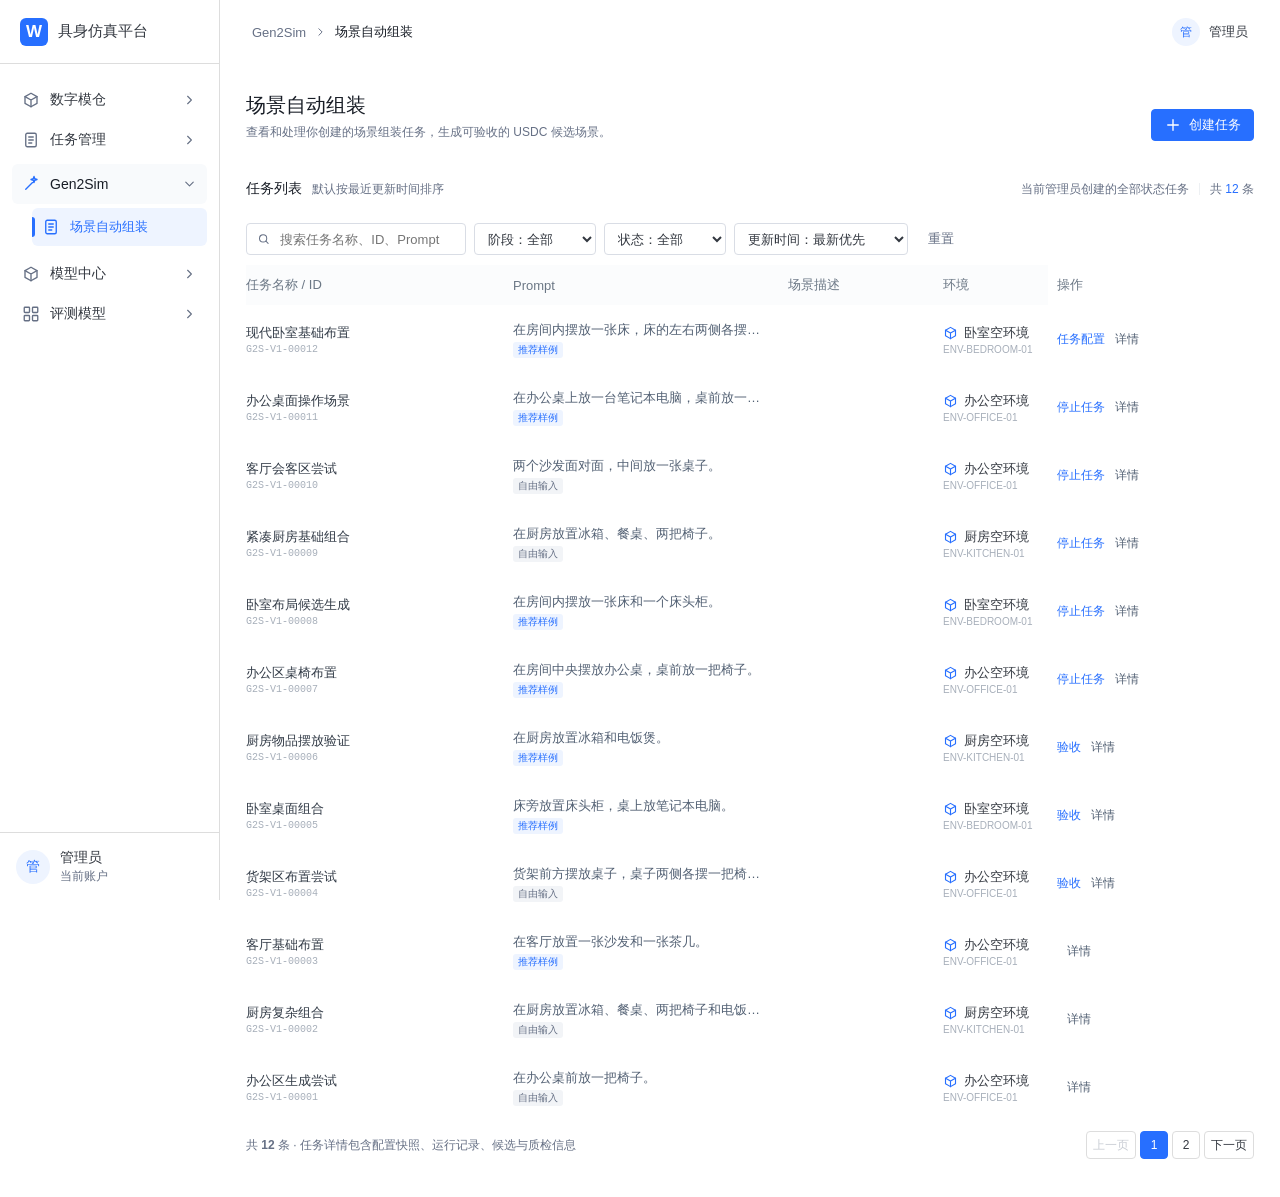
<file: gen2sim-scene-task-list-v1/index.html>
<!doctype html>
<html lang="zh-CN">
<head>
  <meta charset="utf-8"><meta name="viewport" content="width=device-width, initial-scale=1"><title>Gen2Sim · 场景自动组装</title>
  <link rel="stylesheet" href="../gen2sim-scene-task-prototype/styles.css"><link rel="stylesheet" href="../gen2sim-scene-task-prototype/refinements.css">
  <style>
    /* V1 内容差异：复用现有原型视觉，不复用旧版业务状态。 */
    .page-description{max-width:620px}.task-panel th:nth-child(1){width:15%}.task-panel th:nth-child(2){width:16%}.task-panel th:nth-child(3){width:9%}.task-panel th:nth-child(4){width:13%}.task-panel th:nth-child(5){width:12%}.task-panel th:nth-child(6){width:11%}.task-panel th:nth-child(7){width:10%}.task-panel th:nth-child(8){width:8%}.task-panel th:nth-child(9){width:6%}
    .input-summary{display:block;overflow:hidden;color:#536174;text-overflow:ellipsis;white-space:nowrap}.input-type{display:inline-block;margin-top:3px;padding:1px 5px;border-radius:3px;background:#eef4ff;color:#276fff;font-size:10px}.input-type.free{background:#f2f4f7;color:#667085}.stage{display:block;overflow:hidden;margin-top:3px;color:#8994a5;font-size:11px;text-overflow:ellipsis;white-space:nowrap}.qa{display:block;overflow:hidden;color:#536174;font-size:12px;text-overflow:ellipsis;white-space:nowrap}.parsing{color:#2167c9;background:#edf5ff}.pending{color:#a65f00;background:#fff7e8}.checking{color:#086d80;background:#e9f8fa}.review{color:#6554c0;background:#f2efff}.done{color:#16803a;background:#f2fbf3}.partial{color:#9a6700;background:#fff8e6}.failed{color:#c0442c;background:#fff1ed}.stopped,.draft{color:#667085;background:#f2f4f7}.status.queue{color:#7256ae;background:#f4f0ff}.task-panel tbody tr{cursor:pointer}.task-panel .action-link{white-space:nowrap}.empty{height:220px!important;text-align:center;color:var(--muted)}.empty button{margin-left:7px}.task-detail-dialog{width:min(1180px,calc(100vw - 48px));height:min(800px,calc(100vh - 48px))}.task-detail-summary{grid-template-columns:repeat(4,minmax(0,1fr)}.detail-snapshot-grid{display:grid;grid-template-columns:1fr 1fr;gap:12px}.detail-card{padding:13px;border:1px solid #e6ebf2;border-radius:7px}.detail-card span,.detail-card small{display:block;color:var(--muted);font-size:11px}.detail-card strong{display:block;margin:4px 0;color:#313a46;font-size:13px;font-weight:500}.detail-timeline{display:grid;gap:11px;padding-left:14px;border-left:2px solid #e8edf3}.detail-event{position:relative;color:#475467;font-size:12px}.detail-event:before{position:absolute;top:4px;left:-19px;width:8px;height:8px;border-radius:50%;background:var(--blue);content:""}.detail-event small{display:block;margin-top:2px;color:var(--muted)}.detail-candidate{display:flex;align-items:center;justify-content:space-between;margin-top:8px;padding:10px 12px;border:1px solid #e6ebf2;border-radius:6px}.detail-candidate b{display:block;color:#313a46;font-size:13px;font-weight:500}.detail-candidate small{color:var(--muted);font-size:11px}.dev-badge{margin-left:6px;padding:1px 5px;border-radius:3px;background:#f2f4f7;color:#98a2b3;font-size:10px}.dev-item{opacity:.72}.composer-section{padding-top:16px}.composer-recommend{display:flex;flex-wrap:wrap;gap:8px;margin:0 0 12px}.composer-recommend>span{width:100%;color:var(--muted);font-size:11px}.composer-chip{padding:8px 10px;border:1px solid #dfe5ed;border-radius:6px;background:#fff;color:#475467;font-size:12px}.composer-chip:hover,.composer-chip.active{border-color:#9bbdff;background:#f7faff;color:var(--blue)}.scene-composer{position:relative;border:1px solid #cfd9e8;border-radius:9px;background:#fff;transition:.15s}.scene-composer:focus-within{border-color:var(--blue);box-shadow:0 0 0 2px rgba(39,111,255,.1)}.scene-composer textarea{width:100%;min-height:150px;padding:14px;border:0;border-radius:9px;outline:0;resize:vertical;color:var(--ink);font-size:14px;line-height:1.65}.scene-composer textarea::placeholder{color:#98a2b3}.composer-tools{display:flex;align-items:center;gap:9px;min-height:44px;padding:6px 10px;border-top:1px solid #edf0f3}.composer-plus{width:28px;height:28px;border:0;background:transparent;color:#475467;font-size:27px;line-height:1}.composer-tool{display:inline-flex;align-items:center;gap:5px;height:28px;border:0;border-radius:5px;background:transparent;color:#536174;font-size:12px}.composer-tool:hover{background:#f5f7fb;color:var(--blue)}.env-context{height:28px;max-width:170px;border:0;border-radius:5px;background:#eef4ff;color:var(--blue);padding:0 8px;font-size:12px;outline:0}.attachment-menu{position:absolute;z-index:4;bottom:43px;left:10px;display:none;min-width:168px;padding:5px;border:1px solid #e0e5ec;border-radius:6px;background:#fff;box-shadow:0 8px 24px rgba(31,41,55,.14)}.attachment-menu.open{display:grid}.attachment-menu button{padding:8px;border:0;border-radius:4px;background:#fff;color:#475467;text-align:left;font-size:12px}.attachment-menu button:hover{background:#f7faff;color:var(--blue)}.attachment-list{display:flex;flex-wrap:wrap;gap:6px;margin-top:8px}.attachment-item{display:flex;align-items:center;gap:5px;max-width:230px;padding:5px 7px;border:1px solid #dce5f3;border-radius:4px;background:#fafcff;color:#536174;font-size:11px}.attachment-item button{border:0;background:transparent;color:#98a2b3;font-size:14px}.process-modes .mode-card{cursor:pointer}.process-modes .mode-card.active{border-color:var(--blue);background:#f7faff}.toast{z-index:80}.summary{display:flex}@media(max-width:1100px){.task-panel th:nth-child(2),.task-panel td:nth-child(2),.task-panel th:nth-child(6),.task-panel td:nth-child(6){display:none}.task-panel th:nth-child(1){width:22%}.task-panel th:nth-child(3){width:14%}.task-panel th:nth-child(4){width:22%}.task-panel th:nth-child(5){width:15%}.task-panel th:nth-child(7){width:14%}.task-panel th:nth-child(8){width:13%}}
</style>
<style>
/* Prompt composer: isolated rules ensure the V1 creation experience retains the existing light UI language. */
#createModal .composer-section{padding:16px 0 14px;border-bottom:1px solid #edf0f3}
#createModal .composer-section .section-label{margin-bottom:10px}
#createModal .composer-recommend{display:flex;align-items:center;gap:8px;flex-wrap:wrap;margin:0 0 10px}
#createModal .composer-recommend-label{font-size:12px;color:#667085;margin-right:2px}
#createModal .composer-chip{appearance:none;border:1px solid #dfe5ed;background:#fff;color:#475467;border-radius:999px;padding:6px 10px;font-size:12px;line-height:18px;cursor:pointer;transition:.15s ease}
#createModal .composer-chip:hover{border-color:var(--blue);color:var(--blue);background:var(--blue-soft)}
#createModal .composer-chip.is-verified{border-color:#dfe5ed;background:#fff;color:#475467}#createModal .composer-chip.is-verified.active{border-color:#b7e4c7;background:#f2fbf3;color:#146c36}
#createModal .composer-chip.is-verified::after{content:"✓";display:inline-grid;place-items:center;width:16px;height:16px;margin-left:5px;border-radius:50%;background:#16803a;color:#fff;font-size:11px;font-weight:700}
#createModal .composer-chip.is-verified[data-success-tier="80"]::before{content:"实现度 ≥80%";margin-right:5px;color:#16803a;font-size:10px;font-weight:600}
#createModal .prompt-validation{display:flex;align-items:flex-start;gap:8px;margin-top:10px;padding:9px 11px;border:1px solid #e1e7ef;border-radius:7px;background:#f8fafc;color:#536174;font-size:12px;line-height:1.55}
#createModal .prompt-validation:empty{display:none}
#createModal .prompt-validation.ok{border-color:#b7e4c7;background:#f2fbf3;color:#146c36}
#createModal .prompt-validation.warn{border-color:#f1d8a7;background:#fffaf0;color:#8a5a00}
#createModal .prompt-validation.block{border-color:#f5c7c2;background:#fff4f2;color:#b42318}
#createModal .prompt-validation-icon{flex:0 0 auto;font-weight:700}
#createModal .prompt-validation button{margin-left:auto;flex:0 0 auto;border:0;border-radius:5px;background:#fff;color:inherit;padding:4px 7px;font-size:12px;cursor:pointer;box-shadow:0 0 0 1px currentColor}
#createModal #modalParse:disabled{border-color:#d0d5dd;background:#eaecf0;color:#98a2b3;cursor:not-allowed}
#createModal .scene-composer{border:1px solid #cfd9e8;border-radius:10px;background:#fff;overflow:hidden;transition:.15s ease}
#createModal .scene-composer:focus-within{border-color:var(--blue);box-shadow:0 0 0 3px rgba(39,111,255,.1)}
#createModal #modalPrompt{display:block !important;width:100% !important;min-height:140px !important;height:140px !important;resize:vertical;border:0 !important;outline:0 !important;padding:14px !important;background:transparent !important;color:var(--ink);font:14px/1.7 -apple-system,BlinkMacSystemFont,"Segoe UI","PingFang SC","Microsoft YaHei",sans-serif;box-sizing:border-box}
#createModal #modalPrompt::placeholder{color:#98a2b3;opacity:1}
#createModal .composer-tools{display:flex;align-items:center;gap:6px;padding:9px 12px;border-top:1px solid #edf0f3;background:#fbfcfd}
#createModal .composer-tool{appearance:none;border:0;background:transparent;color:#536174;font-size:13px;padding:6px 8px;border-radius:6px;cursor:pointer;line-height:20px}
#createModal .composer-tool:hover{background:#f2f4f7;color:var(--ink)}
#createModal .composer-plus{font-size:24px;font-weight:300;padding:2px 9px;line-height:24px;color:#475467}
#createModal .composer-divider{width:1px;height:20px;background:#dfe5ed;margin:0 2px}
#createModal .composer-env{height:32px;max-width:150px;border:0;background:transparent;color:var(--blue);font-size:13px;font-weight:500;outline:none;cursor:pointer}
#createModal .composer-attachment{position:relative}
#createModal .attachment-menu{display:none;position:absolute;z-index:15;left:0;bottom:42px;width:156px;padding:6px;border:1px solid #dfe5ed;border-radius:8px;background:#fff;box-shadow:0 8px 24px rgba(15,23,42,.14)}
#createModal .attachment-menu.show{display:block}
#createModal .attachment-menu button{display:block;width:100%;border:0;background:transparent;text-align:left;padding:8px 9px;border-radius:5px;color:#475467;font-size:13px;cursor:pointer}
#createModal .attachment-menu button:hover{background:#f8fafc}
#createModal .attachment-list{display:flex;flex-wrap:wrap;gap:6px;margin-top:9px}
#createModal .attachment-item{display:inline-flex;align-items:center;gap:6px;max-width:100%;padding:5px 7px 5px 9px;border:1px solid #cfe0ff;border-radius:6px;background:var(--blue-soft);color:var(--blue);font-size:12px}
#createModal .attachment-item span{overflow:hidden;text-overflow:ellipsis;white-space:nowrap;max-width:240px}
#createModal .attachment-item button{border:0;background:transparent;color:var(--blue);font-size:16px;line-height:16px;cursor:pointer;padding:0 1px}
#createModal .modal-head{padding:20px 28px 16px}
#createModal .modal-kicker,#createModal .modal-head p{display:none}
#createModal .modal-head h2{font-size:19px;font-weight:600}
#createModal .modal-body{padding:0 28px}
#createModal .composer-section{padding:20px 0;border-bottom:0}
#createModal .composer-recommend{gap:7px;margin-bottom:12px}
#createModal .composer-recommend>span{width:auto;margin-right:2px;color:#475467;font-size:13px;font-weight:500}
#createModal .composer-chip{display:inline-flex;align-items:center;gap:6px;padding:7px 10px;border-radius:8px}
#createModal .composer-chip .chip-icon{font-size:15px;line-height:1}
#createModal #modalPrompt{min-height:164px !important;height:164px !important;padding:16px !important;font-size:15px}
#createModal .composer-tools{justify-content:flex-start;padding:8px 12px}
#createModal .env-context{height:30px;border:0;border-radius:5px;background:var(--blue-soft);color:var(--blue);padding:0 8px;font-size:12px;outline:0}
#createModal .optional-settings{margin:0 0 16px;border:1px solid #edf0f3;border-radius:8px;background:#fff}
#createModal .optional-settings>summary{display:flex;align-items:center;gap:7px;padding:11px 13px;color:#667085;font-size:12px;cursor:pointer;list-style:none}
#createModal .optional-settings>summary::-webkit-details-marker{display:none}
#createModal .optional-settings>summary:before{content:'›';color:#98a2b3;font-size:18px;line-height:12px;transform:rotate(0deg);transition:.15s}
#createModal .optional-settings[open]>summary{border-bottom:1px solid #edf0f3;color:#475467}
#createModal .optional-settings[open]>summary:before{transform:rotate(90deg)}
#createModal .optional-content{padding:13px}
#createModal .optional-content .field-grid{gap:12px}
#createModal .optional-content .field{gap:6px;font-size:12px}
#createModal .optional-content .field input{height:32px}
#createModal .optional-content .strategy-grid{gap:12px}
#createModal .optional-content .process-modes{margin-top:12px}
#createModal .optional-content .strategy-note{display:none}
#createModal .modal-foot{padding:12px 28px}
#createModal .task-summary{display:grid;gap:3px;color:#667085;font-size:11px}
#createModal .task-summary strong{color:#475467;font-size:12px;font-weight:500}
#createModal .basic-fields{padding:14px 0 0}
#createModal .basic-fields .field-grid{gap:12px}
#createModal .basic-fields .field{gap:6px;font-size:12px}
#createModal .basic-fields .field input{height:32px}
#createModal .strategy-direct{padding:0 0 16px;border:0}
#createModal .strategy-direct .strategy-grid{margin-top:0}
#createModal .strategy-direct .strategy-note{display:none}
#assetConfirmModal .modal{width:min(920px,calc(100vw - 48px))}
.intent-readonly{display:grid;grid-template-columns:1fr 1fr;gap:12px;padding:14px 0 16px;border-bottom:1px solid #edf0f3}
.intent-readonly div{padding:11px 12px;border:1px solid #e7ebf0;border-radius:7px;background:#fbfcfd}
.intent-readonly span{display:block;margin-bottom:5px;color:#667085;font-size:11px}.intent-readonly strong{display:block;color:#313a46;font-size:13px;font-weight:500;line-height:1.55}
.asset-confirm-section{padding:17px 0}.asset-confirm-section h3{margin:0 0 4px;color:#313a46;font-size:14px}.asset-confirm-section>p{margin:0 0 12px;color:#667085;font-size:12px}
.asset-candidate-grid{display:grid;grid-template-columns:repeat(3,1fr);gap:10px}.asset-candidate{position:relative;padding:12px;border:1px solid #dce5f3;border-radius:8px;background:#fff}.asset-candidate:before{position:absolute;top:11px;right:11px;width:7px;height:7px;border-radius:50%;background:#16803a;content:""}.asset-candidate strong{display:block;margin-bottom:5px;color:#313a46;font-size:13px;font-weight:500}.asset-candidate span,.asset-candidate small{display:block;color:#667085;font-size:11px;line-height:1.55}.asset-candidate small{margin-top:5px;color:#98a2b3;font-family:ui-monospace,SFMono-Regular,Menlo,monospace}.asset-confirm-note{margin-top:12px;padding:9px 11px;border-radius:6px;background:#f7faff;color:#536174;font-size:12px;line-height:1.55}
@media(max-width:760px){.intent-readonly,.asset-candidate-grid{grid-template-columns:1fr}}
/* Asset pool is a workbench step, deliberately separate from the Prompt composer. */
.asset-pool-page{position:fixed;inset:0;z-index:60;display:flex;flex-direction:column;background:#fff;color:var(--ink)}.asset-pool-page.hidden{display:none}.asset-pool-top{height:76px;display:flex;align-items:center;justify-content:space-between;padding:0 32px;border-bottom:1px solid var(--line)}.asset-pool-top h1{margin:0 0 5px;font-size:20px;font-weight:600}.asset-pool-top p{margin:0;color:var(--muted);font-size:12px}.asset-pool-context{display:flex;align-items:center;gap:18px;padding:11px 32px;border-bottom:1px solid #edf0f3;color:#667085;font-size:12px}.asset-pool-context strong{color:#313a46;font-weight:500}.asset-flow{display:flex;gap:26px;margin-left:auto}.asset-flow span{color:#98a2b3}.asset-flow .active{color:var(--blue);font-weight:600}.asset-workbench{min-height:0;flex:1;display:grid;grid-template-columns:230px minmax(0,1fr) 290px}.asset-filter{padding:20px;border-right:1px solid #edf0f3;background:#fcfdff}.asset-filter h3,.asset-results h3,.asset-pool-summary h3{margin:0;color:#313a46;font-size:14px}.asset-filter-title{display:flex;align-items:center;justify-content:space-between;margin-bottom:16px}.asset-filter .text-btn{height:auto;padding:0;font-size:12px}.filter-field{display:grid;gap:7px;padding:13px 0;border-top:1px solid #edf0f3;color:#536174;font-size:12px}.filter-field input,.filter-field select{height:32px;border:1px solid #d9dde5;border-radius:5px;padding:0 9px;background:#fff;color:#475467;outline:0}.filter-check{display:flex;align-items:center;gap:7px;margin:3px 0}.asset-results{min-width:0;padding:20px 24px;overflow:auto}.asset-results-header{display:flex;align-items:end;justify-content:space-between;margin-bottom:16px}.asset-results-header p{margin:5px 0 0;color:#667085;font-size:12px}.asset-result-list{border-top:1px solid #edf0f3}.asset-result{display:grid;grid-template-columns:26px 54px minmax(0,1fr) 76px 84px;align-items:center;gap:12px;padding:12px 6px;border-bottom:1px solid #edf0f3}.asset-result input{accent-color:var(--blue)}.asset-thumb{display:grid;place-items:center;width:54px;height:54px;border-radius:6px;background:linear-gradient(145deg,#edf4ff,#c9dcfa);color:#5d83c5;font-size:20px}.asset-result strong{display:block;color:#313a46;font-size:13px;font-weight:500}.asset-result span,.asset-result small{display:block;margin-top:4px;color:#667085;font-size:11px}.asset-result small{color:#98a2b3;font-family:ui-monospace,SFMono-Regular,Menlo,monospace}.asset-confidence{padding:4px 7px;border-radius:4px;background:#eef9f1;color:#16803a;font-size:11px;text-align:center}.asset-role{height:30px;border:1px solid #d9dde5;border-radius:5px;background:#fff;color:#475467;font-size:12px}.asset-pool-summary{padding:20px;border-left:1px solid #edf0f3;background:#fcfdff;overflow:auto}.asset-pool-head{display:flex;align-items:center;justify-content:space-between;margin-bottom:14px}.asset-pool-group{padding:13px 0;border-top:1px solid #edf0f3}.asset-pool-group h4{display:flex;justify-content:space-between;margin:0 0 8px;color:#475467;font-size:12px}.asset-pool-group h4 b{color:var(--blue);font-weight:600}.asset-pool-item{padding:6px 0;color:#313a46;font-size:12px}.asset-capacity{margin-top:14px;padding:11px;border:1px solid #dce5f3;border-radius:6px;background:#fff;color:#536174;font-size:12px;line-height:1.6}.asset-capacity b{display:block;color:#16803a;font-weight:500}.asset-pool-footer{height:62px;display:flex;align-items:center;justify-content:space-between;padding:0 32px;border-top:1px solid var(--line);background:#fff}.asset-pool-footer .pool-status{color:#667085;font-size:12px}.asset-pool-page.auto .asset-filter{display:none}.asset-pool-page.auto .asset-workbench{grid-template-columns:minmax(0,1fr) 290px}.asset-pool-page.auto .asset-result input,.asset-pool-page.auto .asset-role{pointer-events:none;opacity:.55}.asset-pool-page.auto .asset-results-header p:after{content:' · 系统已预选，确认后直接生成';color:var(--blue)}
@media(max-width:900px){.asset-workbench,.asset-pool-page.auto .asset-workbench{grid-template-columns:1fr}.asset-filter{display:none}.asset-pool-summary{border-left:0;border-top:1px solid #edf0f3}.asset-flow{display:none}.asset-pool-context{gap:8px;flex-wrap:wrap}.asset-pool-top,.asset-pool-context,.asset-pool-footer{padding-left:18px;padding-right:18px}}
/* The three core stages share one dialog language; the asset workbench keeps its density inside a wide dialog. */
.asset-pool-page{display:grid;grid-template-rows:auto auto minmax(0,1fr) auto;align-content:center;justify-items:center;padding:24px;background:rgba(15,23,42,.44);backdrop-filter:blur(2px)}.asset-pool-page>*{width:min(1400px,calc(100vw - 48px));background:#fff}.asset-pool-top{border-radius:10px 10px 0 0}.asset-pool-footer{border-radius:0 0 10px 10px;box-shadow:0 28px 70px rgba(15,23,42,.24)}.asset-workbench{height:min(620px,calc(100vh - 250px));border-top:1px solid #edf0f3}.asset-pool-page.hidden{display:none}
.asset-pool-page{overflow:hidden}.asset-pool-page .asset-workbench,.asset-pool-page .asset-pool-footer{background:#fff}.asset-pool-page .asset-workbench{overflow:hidden}.process-badge{display:inline-flex;align-items:center;padding:3px 6px;border-radius:4px;background:#f2f4f7;color:#536174;font-size:11px;white-space:nowrap}.process-badge.ai{background:#eef4ff;color:var(--blue)}
.asset-pool-page{isolation:isolate}.asset-pool-page:before{position:absolute;z-index:0;width:min(1400px,calc(100vw - 48px));height:min(820px,calc(100vh - 48px));border-radius:10px;background:#fff;box-shadow:0 28px 70px rgba(15,23,42,.24);content:""}.asset-pool-page>*{position:relative;z-index:1}
.asset-pool-page{align-content:start}
.task-panel tbody tr{cursor:default}.task-panel .table-wrap{overflow:auto!important}.task-panel table{min-width:1600px!important}.task-panel th:nth-child(10),.task-panel td:nth-child(10){position:sticky;right:0;z-index:5;background:#fff;box-shadow:-8px 0 12px rgba(15,23,42,.12)}.task-panel tbody tr:hover td:nth-child(10){background:#f0f5ff}.task-panel th:nth-child(10){z-index:6;background:#fbfcfd}.scene-description{display:block;overflow:hidden;color:#667085;font-size:12px;text-overflow:ellipsis;white-space:nowrap}.task-action-group{display:flex;align-items:center;gap:10px;white-space:nowrap}.task-panel .action-link,.task-panel .detail-link{padding:0;border:0;background:transparent;color:var(--blue);font-size:12px;font-weight:500;white-space:nowrap}.task-panel .detail-link{color:#536174}.task-panel .detail-link:hover,.task-panel .action-link:hover{text-decoration:underline}#cloneTask{display:none}.detail-env{display:flex!important;align-items:center;gap:10px}.detail-env-art{width:52px;height:40px;border:1px solid #cdddf5;border-radius:5px;background:linear-gradient(145deg,#f4f8ff 0 45%,#ddeafa 46% 100%);position:relative;overflow:hidden}.detail-env-art:before{position:absolute;left:9px;bottom:8px;width:27px;height:12px;border:2px solid #7fa5dd;border-bottom-width:5px;border-radius:3px;content:""}.detail-env-art:after{position:absolute;right:8px;top:8px;width:10px;height:17px;border:2px solid #a2bce3;border-radius:2px;content:""}.confirm-dialog{width:min(420px,calc(100vw - 48px))}.confirm-dialog .modal-body{padding:22px 28px;color:#536174;font-size:13px;line-height:1.7}.confirm-task-name{display:block;margin-top:8px;color:#313a46;font-weight:600}
.acceptance-dialog{width:min(1040px,calc(100vw - 48px))}.acceptance-body{display:grid;grid-template-columns:260px minmax(0,1fr);min-height:440px}.candidate-list{padding:16px;border-right:1px solid #edf0f3;background:#fcfdff}.candidate-list h3{margin:0 0 12px;font-size:14px}.candidate-row{width:100%;margin:0 0 8px;padding:10px;border:1px solid #dfe5ed;border-radius:7px;background:#fff;text-align:left}.candidate-row.active{border-color:var(--blue);background:#f7faff}.candidate-row strong,.candidate-row span{display:block}.candidate-row strong{color:#313a46;font-size:13px;font-weight:500}.candidate-row span{margin-top:4px;color:#667085;font-size:11px}.candidate-review{padding:20px}.candidate-review-head{display:flex;align-items:center;justify-content:space-between;margin-bottom:14px}.candidate-review-head h3{margin:0;font-size:15px}.review-preview{display:grid;place-items:center;height:208px;border:1px solid #dce5f3;border-radius:8px;background:linear-gradient(145deg,#f4f8ff,#e7effb);color:#7a99c7;font-size:13px}.review-summary{display:grid;grid-template-columns:repeat(3,1fr);gap:8px;margin:12px 0}.review-summary div{padding:9px;border:1px solid #edf0f3;border-radius:6px}.review-summary span,.review-summary strong{display:block}.review-summary span{color:#667085;font-size:11px}.review-summary strong{margin-top:4px;color:#313a46;font-size:12px;font-weight:500}.review-actions{display:flex;gap:8px;margin-top:12px}.review-actions .ghost-btn{flex:1}.review-actions .primary-btn{flex:1;background:#16803a;border-color:#16803a}.review-actions .primary-btn:hover{background:#126b30}@media(max-width:760px){.acceptance-body{grid-template-columns:1fr}.candidate-list{border-right:0;border-bottom:1px solid #edf0f3}.asset-pool-page{padding:14px}.asset-pool-page>*{width:calc(100vw - 28px)}}
@media (max-width:760px){#createModal .composer-tools{flex-wrap:wrap}#createModal .composer-env{max-width:100%;width:auto}}
.acceptance-dialog{width:min(1280px,calc(100vw - 48px))!important}.acceptance-card-flow{max-height:calc(100vh - 220px);overflow:auto;background:#f8fafc}.acceptance-task-context{display:flex;align-items:center;justify-content:space-between;gap:16px;padding:16px 22px;border-bottom:1px solid #e6ebf2;background:#fff}.acceptance-task-context h3{margin:0;color:#313a46;font-size:15px}.acceptance-task-context p{margin:5px 0 0;color:#667085;font-size:12px}.acceptance-counts{display:flex;gap:12px;color:#667085;font-size:12px;white-space:nowrap}.acceptance-counts b{color:#313a46}.acceptance-filters{display:flex;gap:8px;padding:12px 22px;border-bottom:1px solid #e6ebf2;background:#fff}.acceptance-filter{height:30px;padding:0 11px;border:1px solid #dce3ec;border-radius:5px;background:#fff;color:#536174;font-size:12px}.acceptance-filter.active{border-color:#9bbdff;background:#eef4ff;color:#276fff}.acceptance-cards{display:grid;gap:14px;padding:16px 22px 22px}.candidate-card{overflow:hidden;border:1px solid #dfe5ed;border-radius:9px;background:#fff}.candidate-card-head{display:flex;align-items:center;justify-content:space-between;gap:16px;padding:15px 16px;border-bottom:1px solid #edf0f3}.candidate-card-head h3{margin:0;color:#313a46;font-size:16px}.candidate-card-meta{margin-top:5px;color:#667085;font-size:12px}.candidate-card-body{padding:16px}.candidate-views-label{margin-bottom:10px;color:#475467;font-size:13px;font-weight:600}.candidate-views{display:grid;grid-template-columns:repeat(5,1fr);gap:10px}.candidate-view{min-width:0}.view-thumb{position:relative;display:grid;place-items:center;height:118px;overflow:hidden;border-radius:6px;background:linear-gradient(145deg,#d5c8b7,#7e6b5d 48%,#c8d9e1 49%,#8296a3);color:#fff;font-size:11px}.view-thumb:before{position:absolute;width:42%;height:38%;border-radius:3px;background:rgba(103,73,51,.76);box-shadow:45px 28px 0 -6px rgba(38,83,98,.86);content:""}.view-thumb span{position:relative;z-index:1;align-self:end;justify-self:end;margin:7px;padding:3px 5px;border-radius:3px;background:rgba(25,31,40,.72)}.candidate-view select{width:100%;height:28px;margin-top:6px;padding:0 7px;border:1px solid #dce3ec;border-radius:4px;background:#fff;color:#536174;font-size:11px}.candidate-card-actions{display:flex;gap:8px;margin-top:12px}.candidate-card-actions button{height:30px;padding:0 12px;border:1px solid #dce3ec;border-radius:4px;background:#fff;color:#475467;font-size:12px}.candidate-card-actions button:hover{border-color:#9bbdff;color:#276fff}.candidate-inspection{display:grid;grid-template-columns:1.45fr .9fr;gap:18px;margin-top:16px;padding-top:16px;border-top:1px solid #edf0f3}.quality-grid{display:grid;grid-template-columns:repeat(3,1fr);gap:9px}.quality-item{display:flex;justify-content:space-between;gap:8px;padding:8px 10px;border-radius:5px;background:#f8fafc;color:#667085;font-size:12px}.quality-item b{font-weight:600}.quality-item.pass b{color:#16803a}.quality-item.risk b{color:#c0442c}.manual-review{padding-left:18px;border-left:1px solid #edf0f3}.manual-review h4{margin:0 0 9px;color:#313a46;font-size:13px}.reason-list{display:grid;grid-template-columns:repeat(2,1fr);gap:8px;color:#536174;font-size:12px}.reason-list label{display:flex;align-items:center;gap:6px}.review-note{width:100%;min-height:56px;box-sizing:border-box;margin-top:10px;padding:8px;border:1px solid #dce3ec;border-radius:5px;resize:vertical;color:#475467;font-size:12px}.review-decision{display:flex;justify-content:flex-end;gap:8px;margin-top:11px}.review-decision button{height:31px;padding:0 13px;border:1px solid #dce3ec;border-radius:4px;background:#fff;color:#475467;font-size:12px}.review-decision .available{border-color:#16803a;background:#16803a;color:#fff}.candidate-card.failed .candidate-card-body{display:grid;place-items:center;min-height:170px;background:#fffafb;color:#8b4a3b;text-align:center}.candidate-card.failed .failure-detail{max-width:540px}.candidate-card.failed h4{margin:0 0 6px;color:#c0442c;font-size:15px}.candidate-card.failed p{margin:0;color:#667085;font-size:12px;line-height:1.7}@media(max-width:900px){.candidate-views{grid-template-columns:repeat(3,1fr)}.candidate-inspection{grid-template-columns:1fr}.manual-review{padding-left:0;border-left:0;border-top:1px solid #edf0f3;padding-top:14px}}@media(max-width:620px){.acceptance-task-context{display:block}.acceptance-counts{margin-top:8px;flex-wrap:wrap}.candidate-views{grid-template-columns:repeat(2,1fr)}.quality-grid{grid-template-columns:1fr}.reason-list{grid-template-columns:1fr}}
</style>
<style>
/* Asset confirmation keeps the task context visible without increasing the modal envelope. */
.asset-pool-context{display:grid;grid-template-columns:auto auto minmax(180px,1fr) auto;gap:5px 16px;padding-top:7px!important;padding-bottom:7px!important;min-height:42px;align-items:center}.asset-prompt-context{grid-column:1 / 4;display:block;overflow:hidden;color:#667085;font-size:11px;line-height:16px;text-overflow:ellipsis;white-space:nowrap}.asset-prompt-context b{margin-right:5px;color:#475467;font-weight:500}.asset-flow{grid-column:4;grid-row:1 / 3;align-self:center}.asset-workbench{height:min(588px,calc(100vh - 278px))!important}.asset-filter{padding:14px!important}.asset-filter-title{margin-bottom:10px!important}.filter-field{gap:5px;padding:9px 0!important}.asset-results{padding:14px 18px!important}.asset-results-header{margin-bottom:10px!important}.intent-readonly{gap:8px!important;padding:8px 0 10px!important}.intent-readonly div{padding:8px 9px!important}.intent-readonly span{margin-bottom:2px!important}.intent-readonly strong{line-height:1.35!important}.asset-result{padding:9px 5px!important}.asset-pool-summary{padding:14px!important}.asset-pool-head{margin-bottom:8px!important}.asset-pool-group{padding:9px 0!important}.asset-pool-item{padding:4px 0!important}.asset-capacity{margin-top:9px!important;padding:8px!important}@media(max-width:900px){.asset-pool-context{display:flex;min-height:auto}.asset-prompt-context{width:100%;order:4}.asset-flow{display:none}}
</style>
<style>
/* Confirmed interaction refinements. */
.asset-pool-top p{display:none}.asset-pool-top h1{display:flex;align-items:center;gap:9px}.asset-pool-task-name{color:#475467;font-size:16px;font-weight:500}.asset-pool-page .asset-filter{display:none}.asset-pool-page .asset-workbench{grid-template-columns:minmax(0,1fr) 290px}.asset-pool-page .asset-results{padding-left:24px}.acceptance-card-flow .candidate-card-actions [data-large]{display:none}.acceptance-card-flow .view-thumb{cursor:zoom-in}.acceptance-card-flow .view-thumb:hover{filter:brightness(1.04)}.acceptance-card-flow .candidate-card-actions{gap:9px}.acceptance-card-flow .candidate-card-actions [data-roam],.acceptance-card-flow .candidate-card-actions [data-edit-scene]{border-color:#dce3ec;background:#fff;color:#475467}.image-lightbox{position:fixed;inset:0;z-index:100;display:grid;place-items:center;padding:28px;background:rgba(15,23,42,.66)}.image-lightbox.hidden,.scene-editor-modal.hidden,.context-picker.hidden{display:none}.lightbox-frame{width:min(900px,calc(100vw - 56px));padding:14px;border-radius:9px;background:#fff;box-shadow:0 28px 70px rgba(15,23,42,.34)}.lightbox-frame header{display:flex;justify-content:space-between;align-items:center;margin-bottom:10px;color:#313a46;font-size:14px}.lightbox-art{height:min(560px,65vh);border-radius:6px;background:linear-gradient(145deg,#d5c8b7,#7e6b5d 48%,#c8d9e1 49%,#8296a3);position:relative}.lightbox-art:before{position:absolute;top:34%;left:30%;width:32%;height:25%;border-radius:5px;background:rgba(103,73,51,.76);box-shadow:150px 82px 0 -14px rgba(38,83,98,.86);content:""}.scene-editor-modal,.context-picker{position:fixed;inset:0;z-index:95;display:grid;place-items:center;padding:24px;background:rgba(15,23,42,.44)}.editor-frame,.context-picker-frame{width:min(1120px,calc(100vw - 48px));max-height:calc(100vh - 48px);overflow:hidden;border-radius:10px;background:#fff;box-shadow:0 28px 70px rgba(15,23,42,.26)}.editor-frame header,.context-picker-frame header{display:flex;align-items:center;justify-content:space-between;padding:18px 22px;border-bottom:1px solid #e6ebf2}.editor-frame h2,.context-picker-frame h2{margin:0;font-size:18px}.editor-main{display:grid;grid-template-columns:minmax(0,1fr) 260px;min-height:480px}.editor-canvas{display:grid;place-items:center;background:linear-gradient(145deg,#eaf1fb,#c7d7eb);color:#587ba9;font-size:14px}.editor-panel{padding:18px;border-left:1px solid #e6ebf2}.editor-panel h3{margin:0 0 12px;font-size:14px}.editor-panel p{color:#667085;font-size:12px;line-height:1.7}.context-tabs{display:flex;gap:24px;padding:0 22px;border-bottom:1px solid #e6ebf2}.context-tabs button{height:42px;border:0;border-bottom:2px solid transparent;background:#fff;color:#667085;font-size:13px}.context-tabs button.active{border-color:var(--blue);color:var(--blue);font-weight:600}.context-picker-body{padding:16px 22px;overflow:auto;max-height:calc(100vh - 190px)}.context-picker table{width:100%;border-collapse:collapse;font-size:12px}.context-picker th,.context-picker td{height:48px;padding:8px 10px;border:1px solid #e7ebf0;text-align:left}.context-picker th{background:#fafbfd;color:#536174;font-weight:500}.context-thumb{width:66px;height:36px;border-radius:4px;background:linear-gradient(145deg,#d5c8b7,#7e6b5d 48%,#c8d9e1 49%,#8296a3)}.context-picker footer{display:flex;justify-content:flex-end;gap:8px;padding:14px 22px;border-top:1px solid #e6ebf2}.detail-scene-list{display:grid;gap:12px}.detail-scene-row{display:flex;align-items:center;justify-content:space-between;padding:13px 14px;border:1px solid #e3e8ef;border-radius:7px;background:#fff}.detail-scene-row strong,.detail-scene-row span{display:block}.detail-scene-row span{margin-top:4px;color:#667085;font-size:12px}.detail-scene-preview{display:flex;gap:6px}.detail-scene-preview i{display:block;width:48px;height:32px;border-radius:3px;background:linear-gradient(145deg,#d5c8b7,#7e6b5d 48%,#c8d9e1 49%,#8296a3)}
.task-panel .table-wrap{position:relative!important;overflow-x:auto!important;overflow-y:visible!important;isolation:isolate}.task-panel table{width:1720px!important;min-width:1720px!important;table-layout:fixed}.task-panel th:nth-child(10),.task-panel td:nth-child(10){width:142px!important;min-width:142px!important;position:sticky!important;right:0!important;z-index:12!important;box-shadow:-10px 0 14px rgba(15,23,42,.14)!important}.task-panel th:nth-child(10){z-index:13!important}@media(max-width:1100px){.task-panel th:nth-child(2),.task-panel td:nth-child(2),.task-panel th:nth-child(6),.task-panel td:nth-child(6){display:table-cell!important}}.candidate-card[data-decision-locked="true"] .reason-list,.candidate-card[data-decision-locked="true"] .review-note{opacity:.58}.candidate-card[data-decision-locked="true"] .review-decision{display:none}.review-lock-note{margin:11px 0 0;padding:9px 10px;border:1px solid #dce5f3;border-radius:5px;background:#f7faff;color:#536174;font-size:12px;line-height:1.5}.review-lock-note b{color:#313a46;font-weight:600}
</style>
<style>
/* Task detail: one concise task brief followed by the real workflow state. */
.task-detail-dialog{width:min(1180px,calc(100vw - 48px));height:min(840px,calc(100vh - 48px));overflow:hidden}.task-detail-tab-panel{overflow:auto;padding:22px 0 8px}.detail-flow-overview{display:grid;gap:18px}.detail-brief{display:grid;grid-template-columns:minmax(0,1.45fr) minmax(220px,.8fr);gap:14px}.detail-brief-card,.detail-current-card,.detail-workflow{border:1px solid #e2e8f0;border-radius:8px;background:#fff}.detail-brief-card{padding:15px 16px}.detail-brief-card span,.detail-current-card span{display:block;color:#7b8799;font-size:12px}.detail-brief-card p{margin:7px 0 0;color:#313a46;font-size:14px;line-height:1.65;word-break:break-word}.detail-brief-card .detail-description{padding-top:12px;margin-top:12px;border-top:1px solid #edf0f3}.detail-current-card{padding:15px 16px;background:#fafcff}.detail-current-card strong{display:block;margin-top:7px;color:#313a46;font-size:16px}.detail-current-card p{margin:6px 0 0;color:#667085;font-size:12px;line-height:1.55}.detail-workflow{padding:18px 18px 8px}.detail-workflow-header{display:flex;align-items:center;justify-content:space-between;gap:12px;margin-bottom:12px}.detail-workflow-header h3{margin:0;color:#202939;font-size:17px}.detail-workflow-header span{color:#667085;font-size:12px}.workflow-list{margin:0;padding:0;list-style:none}.workflow-step{position:relative;display:grid;grid-template-columns:28px minmax(0,1fr);gap:12px;min-height:76px}.workflow-step:not(:last-child):after{position:absolute;top:25px;bottom:0;left:12px;width:1px;background:#dce3ec;content:""}.workflow-dot{z-index:1;display:grid;place-items:center;width:25px;height:25px;border:1px solid #c7d0dd;border-radius:50%;background:#fff;color:#98a2b3;font-size:12px}.workflow-step.done .workflow-dot{border-color:#16803a;background:#16803a;color:#fff}.workflow-step.active .workflow-dot{border:3px solid #2f75ff;background:#fff;color:#2f75ff;box-shadow:0 0 0 4px #edf4ff}.workflow-step.failed .workflow-dot{border-color:#d84a36;background:#fff3f0;color:#d84a36}.workflow-step.stopped .workflow-dot{border-color:#98a2b3;background:#f2f4f7;color:#667085}.workflow-copy{padding:1px 0 17px}.workflow-copy h4{margin:0;color:#202939;font-size:15px;font-weight:600}.workflow-copy p{margin:5px 0 0;color:#667085;font-size:13px;line-height:1.55}.workflow-copy small{display:block;margin-top:5px;color:#98a2b3;font-size:11px}.workflow-step.pending .workflow-copy h4,.workflow-step.pending .workflow-copy p{color:#98a2b3}.detail-scenes-empty{padding:30px 0;color:#98a2b3;font-size:13px;text-align:center}@media(max-width:760px){.detail-brief{grid-template-columns:1fr}.task-detail-dialog{width:calc(100vw - 24px);height:calc(100vh - 24px)}.task-detail-summary{grid-template-columns:repeat(2,minmax(0,1fr))}.detail-workflow{padding:15px}.workflow-step{min-height:82px}}
.env-selector-button{display:inline-flex;align-items:center;gap:8px;height:32px;padding:0 10px;border:1px solid #d6e3f7;border-radius:5px;background:#eef4ff;color:#276fff;font-size:12px;font-weight:500}.env-selector-button:hover{border-color:#9fc2ff;background:#e7f0ff}.env-selector-button svg{width:15px;height:15px;stroke:currentColor;fill:none;stroke-width:2;transform:rotate(90deg)}
/* Current-flow refinements: concise filters, asset table, and human-led acceptance. */
#createModal .composer-chip.is-verified::after{display:none}#createModal .composer-chip.is-verified.active::after{display:inline-grid}.asset-pool-page .intent-readonly>div:nth-child(3),.asset-pool-page .intent-readonly>div:nth-child(4){display:none}.asset-pool-page .intent-readonly{grid-template-columns:repeat(2,minmax(0,1fr))!important}.asset-pool-page .asset-workbench{grid-template-columns:minmax(0,1fr) 370px!important}.asset-pool-footer>div{display:flex;align-items:center;gap:12px}.asset-table-head{display:grid;grid-template-columns:24px 58px minmax(100px,1fr) minmax(130px,1fr) 150px 72px 72px 70px 82px;align-items:center;gap:10px;padding:9px 6px;border-bottom:1px solid #e4e9f0;background:#fafbfd;color:#667085;font-size:11px;font-weight:600}.asset-result-list{border-top:0}.asset-result{grid-template-columns:24px 58px minmax(100px,1fr) minmax(130px,1fr) 150px 72px 72px 70px 82px!important;gap:10px!important;padding:10px 6px!important}.asset-result .asset-thumb{width:58px;height:50px;cursor:zoom-in}.asset-result .asset-thumb:hover{box-shadow:0 0 0 2px #b9d2fb}.asset-result .asset-library-name,.asset-result .asset-category,.asset-result .asset-property,.asset-result .asset-engine{overflow:hidden;color:#536174;font-size:11px;line-height:1.45;text-overflow:ellipsis;white-space:nowrap}.asset-result .asset-library-name{font-family:ui-monospace,SFMono-Regular,Menlo,monospace;color:#475467}.asset-result .asset-category{color:#667085}.asset-result .asset-tag{justify-self:start;margin:0!important;padding:3px 6px;border-radius:4px;background:#eef9f1!important;color:#16803a!important;font-size:10px}.asset-preview-modal{position:fixed;inset:0;z-index:110;display:grid;place-items:center;padding:28px;background:rgba(15,23,42,.58)}.asset-preview-modal.hidden{display:none}.asset-preview-frame{width:min(880px,calc(100vw - 56px));overflow:hidden;border-radius:10px;background:#fff;box-shadow:0 28px 70px rgba(15,23,42,.32)}.asset-preview-frame header{display:flex;align-items:center;justify-content:space-between;padding:16px 20px;border-bottom:1px solid #e6ebf2}.asset-preview-frame h2{margin:0;color:#202939;font-size:18px}.asset-preview-art{display:grid;place-items:center;min-height:460px;background:#f7f8fa;color:#5d83c5;font-size:132px}.acceptance-card-flow{background:#f8fafc}.acceptance-card-flow .acceptance-task-context{padding:14px 22px}.acceptance-card-flow .candidate-card{border-radius:8px}.acceptance-card-flow .candidate-card-head{padding:13px 16px}.acceptance-card-flow .candidate-card-body{padding:14px 16px}.acceptance-card-flow .candidate-views{gap:8px}.acceptance-card-flow .view-thumb{height:106px}.acceptance-card-flow .candidate-decision-bar{display:flex;align-items:center;justify-content:space-between;gap:16px;margin-top:14px;padding-top:13px;border-top:1px solid #edf0f3}.acceptance-card-flow .candidate-decision-copy{color:#667085;font-size:12px}.acceptance-card-flow .candidate-decision-copy b{display:block;margin-bottom:3px;color:#313a46;font-size:13px}.acceptance-card-flow .candidate-decision-actions{display:flex;align-items:center;gap:8px}.acceptance-card-flow .candidate-decision-actions button{height:32px;padding:0 13px;border:1px solid #dce3ec;border-radius:4px;background:#fff;color:#475467;font-size:12px}.acceptance-card-flow .candidate-decision-actions .decision-available.selected{border-color:#16803a;background:#16803a;color:#fff}.acceptance-card-flow .candidate-decision-actions .decision-unavailable.selected{border-color:#c0442c;background:#fff1ed;color:#c0442c}.acceptance-card-flow .candidate-decision-actions .decision-cancel{color:#667085}.acceptance-card-flow .candidate-decision-actions .decision-cancel[hidden]{display:none}.detail-flow-overview .detail-current-card{display:none}.detail-flow-overview .detail-brief{grid-template-columns:1fr}@media(max-width:900px){.asset-pool-page .asset-workbench{grid-template-columns:minmax(0,1fr) 320px!important}.asset-table-head,.asset-result{grid-template-columns:22px 52px minmax(80px,1fr) minmax(110px,1fr) 120px 60px 60px 62px 76px!important}.asset-table-head{font-size:10px}}@media(max-width:720px){.asset-table-head{display:none}.asset-result{grid-template-columns:24px 58px minmax(0,1fr) 82px!important}.asset-result .asset-library-name,.asset-result .asset-category,.asset-result .asset-property,.asset-result .asset-engine,.asset-result .asset-tag{display:none}.acceptance-card-flow .candidate-decision-bar{align-items:flex-start;flex-direction:column}.acceptance-card-flow .candidate-decision-actions{flex-wrap:wrap}}
</style>
<style>
  .asset-preview-frame{display:flex;max-height:calc(100vh - 56px);flex-direction:column}.asset-preview-art{position:relative;flex:1;min-height:360px;overflow:hidden}.asset-preview-glyph{position:relative;z-index:1}.asset-preview-axis{position:absolute;top:38px;right:44px;width:88px;height:88px}.asset-preview-axis i{position:absolute;display:grid;place-items:center;width:28px;height:28px;border-radius:50%;color:#fff;font-size:12px;font-style:normal}.asset-preview-axis .axis-z{top:26px;left:26px;background:#2878f0}.asset-preview-axis .axis-x{top:26px;right:0;background:#f05a67}.asset-preview-axis .axis-y{top:0;left:26px;background:#4ebd28}.asset-preview-axis:before,.asset-preview-axis:after{position:absolute;background:#4ebd28;content:""}.asset-preview-axis:before{top:13px;left:39px;width:2px;height:27px}.asset-preview-axis:after{top:39px;left:39px;width:39px;height:2px;background:#f05a67}.asset-preview-controls{display:flex;align-items:center;gap:28px;padding:16px 20px;border-top:1px solid #e6ebf2;color:#475467;font-size:13px}.asset-preview-controls label{display:flex;align-items:center;gap:8px}.asset-preview-controls input[type="checkbox"]{width:34px;height:20px;accent-color:#2878f0}.asset-preview-controls input[type="color"]{width:28px;height:28px;padding:2px;border:1px solid #dce3ec;border-radius:5px;background:#fff}.asset-preview-art.helpers-off .asset-preview-axis{display:none}.task-detail-actions .ghost-btn,.task-detail-actions .primary-btn{display:none!important}.acceptance-card-flow .candidate-decision-actions .decision-cancel:only-child{border-color:#dce3ec;background:#fff;color:#475467}
  .asset-pool-footer .primary-btn:disabled{border-color:#e4e7ec;background:#e4e7ec;color:#98a2b3;cursor:not-allowed;box-shadow:none}
</style>
</head>
<body>
  <svg class="svg-defs" aria-hidden="true"><symbol id="i-cube" viewBox="0 0 24 24"><path d="m12 3 8 4.5v9L12 21l-8-4.5v-9L12 3Z"/><path d="m4 7.5 8 4.5 8-4.5M12 12v9"/></symbol><symbol id="i-grid" viewBox="0 0 24 24"><rect x="3" y="3" width="7" height="7" rx="1"/><rect x="14" y="3" width="7" height="7" rx="1"/><rect x="3" y="14" width="7" height="7" rx="1"/><rect x="14" y="14" width="7" height="7" rx="1"/></symbol><symbol id="i-task" viewBox="0 0 24 24"><rect x="5" y="3" width="14" height="18" rx="2"/><path d="M9 8h6M9 12h6M9 16h4"/></symbol><symbol id="i-search" viewBox="0 0 24 24"><circle cx="11" cy="11" r="6.5"/><path d="m16 16 4 4"/></symbol><symbol id="i-chevron" viewBox="0 0 24 24"><path d="m9 6 6 6-6 6"/></symbol><symbol id="i-plus" viewBox="0 0 24 24"><path d="M12 5v14M5 12h14"/></symbol><symbol id="i-close" viewBox="0 0 24 24"><path d="m6 6 12 12M18 6 6 18"/></symbol><symbol id="i-wand" viewBox="0 0 24 24"><path d="m5 19 12-12M15 5l1-3 1 3 3 1-3 1-1 3-1-3-3-1 3-1Z"/></symbol></svg>
  <div class="app-shell"><aside class="sidebar"><div class="brand"><span class="brand-mark">W</span><span>具身仿真平台</span></div><nav class="nav"><button class="nav-group"><svg><use href="#i-cube"/></svg><span>数字模仓</span><svg class="chev"><use href="#i-chevron"/></svg></button><button class="nav-group"><svg><use href="#i-task"/></svg><span>任务管理</span><svg class="chev"><use href="#i-chevron"/></svg></button><section class="nav-section open"><button class="nav-group active-group"><svg><use href="#i-wand"/></svg><span>Gen2Sim</span><svg class="chev rotate"><use href="#i-chevron"/></svg></button><div class="subnav"><button class="subnav-item active"><svg><use href="#i-task"/></svg><span>场景自动组装</span></button></div></section><button class="nav-group"><svg><use href="#i-cube"/></svg><span>模型中心</span><svg class="chev"><use href="#i-chevron"/></svg></button><button class="nav-group"><svg><use href="#i-grid"/></svg><span>评测模型</span><svg class="chev"><use href="#i-chevron"/></svg></button></nav><div class="sidebar-foot"><span class="avatar">管</span><div><strong>管理员</strong><small>当前账户</small></div></div></aside>
    <main class="main"><header class="topbar"><div class="breadcrumb"><span>Gen2Sim</span><svg><use href="#i-chevron"/></svg><strong>场景自动组装</strong></div><div class="top-user"><span class="mini-avatar">管</span><span>管理员</span></div></header><div class="page"><section class="page-heading"><div><p class="eyebrow">GEN2SIM · SCENE ASSEMBLY</p><h1>场景自动组装</h1><p class="page-description">查看和处理你创建的场景组装任务，生成可验收的 USDC 候选场景。</p></div><button class="primary-btn" id="createTask"><svg><use href="#i-plus"/></svg>创建任务</button></section>
      <section class="task-panel"><div class="panel-header"><div><h2>任务列表</h2><span>默认按最近更新时间排序</span></div><div class="summary"><span>当前管理员创建的全部状态任务</span><i></i><span class="blue">共 <b id="taskCount">12</b> 条</span></div></div><div class="filters"><label class="search-box"><svg><use href="#i-search"/></svg><input id="search" type="search" placeholder="搜索任务名称、ID、Prompt、环境"></label><select id="statusFilter"><option value="all">状态：全部</option><option>草稿</option><option>解析中</option><option>待确认资产池</option><option>生成排队中</option><option>生成中</option><option>待验收</option><option>已完成</option><option>失败</option><option>已停止</option></select><select id="inputFilter"><option value="all">输入类型：全部</option><option>推荐样例</option><option>自由输入</option></select><select><option>环境：全部</option><option>卧室空环境</option><option>办公空环境</option><option>厨房空环境</option></select><select><option>更新时间：最新优先</option><option>待验收优先</option><option>失败优先</option></select><button class="text-btn" id="reset">重置</button></div><div class="table-wrap"><table><thead><tr><th>任务名称 / ID</th><th>Prompt</th><th>环境</th><th class="process-header">筛选策略</th><th>候选进度</th><th>当前阶段 / 状态</th><th>操作</th><th>验收摘要</th><th>更新时间</th></tr></thead><tbody id="rows"></tbody></table></div><footer class="pagination"><span>共 <b id="footCount">12</b> 条 · 任务详情包含配置快照、运行记录、候选与质检信息</span><div><button disabled>上一页</button><button class="current">1</button><button>2</button><button>下一页</button></div></footer></section></div></main></div>
  <section class="modal-overlay hidden" id="createModal" role="dialog" aria-modal="true" aria-labelledby="createModalTitle"><div class="modal"><header class="modal-head"><div><h2 id="createModalTitle">创建场景组装任务</h2></div><button class="icon-btn" id="closeCreate" aria-label="关闭"><svg><use href="#i-close"/></svg></button></header><div class="modal-body">
    <section class="basic-fields"><div class="field-grid"><label class="field"><span>任务名称</span><input id="modalTaskName" maxlength="50" placeholder="可选：为任务命名（最多 50 字）"></label><label class="field"><span>场景描述</span><input maxlength="50" placeholder="可选：用途、验收重点或备注（最多 50 字）"></label></div></section>
    <section class="form-section composer-section"><div class="composer-recommend"><span>为你推荐</span><button type="button" class="composer-chip prompt-template is-verified" data-success-tier="verified" title="实验场景 1：成功" data-prompt="在客厅里放一张办公沙发和一张桌子，沙发旁边再配一把椅子，桌子上放一台笔记本电脑。" data-env="客厅空环境"><i class="chip-icon">🛋️</i>客厅会客区</button><button type="button" class="composer-chip prompt-template is-verified" data-success-tier="verified" title="实验场景 2：成功" data-prompt="在衣帽间里放一个货架和一把椅子，并在货架旁边摆一张办公桌。" data-env="衣帽间空环境"><i class="chip-icon">🧥</i>衣帽间布置</button><button type="button" class="composer-chip prompt-template is-verified" data-success-tier="verified" title="实验场景 11：成功" data-prompt="在房间内摆放一张床，床的左右两侧各摆放一个床头柜，两个床头柜与床保持对称。" data-env="卧室空环境"><i class="chip-icon">🛏️</i>卧室对称布置</button><button type="button" class="composer-chip prompt-template is-verified" data-success-tier="verified" title="实验场景 4：成功" data-prompt="在厨房里放一张桌子和两把吧台椅，桌子上再放一个电饭煲。" data-env="厨房空环境"><i class="chip-icon">🍳</i>厨房桌椅组合</button><button type="button" class="composer-chip prompt-template is-verified" data-success-tier="80" title="实验场景 7：失败，但实现度为 80%" data-prompt="请在房间摆放一张桌子，桌子两侧各摆放两张椅子，总共摆放四张椅子，所有椅子都朝向桌子，桌子上放一台笔记本电脑。" data-env="办公空环境"><i class="chip-icon">🪑</i>四椅桌面组合</button></div><div class="scene-composer"><textarea id="modalPrompt" placeholder="描述你希望组装的场景…&#10;例如：在客厅中放 1 张沙发、1 张桌子和 1 把椅子，椅子放在沙发旁边，笔记本电脑放在桌上。"></textarea><div class="composer-tools"><select id="modalEnvSelect" aria-label="选择环境" hidden><option value="卧室空环境">卧室空环境</option><option value="客厅空环境">客厅空环境</option><option value="衣帽间空环境">衣帽间空环境</option><option value="办公空环境">办公空环境</option><option value="厨房空环境">厨房空环境</option></select><button type="button" class="env-selector-button" id="envSelectorButton" aria-haspopup="dialog"><span id="envSelectorLabel">卧室空环境</span><svg><use href="#i-chevron"/></svg></button><button type="button" class="composer-tool composer-confirm" id="confirmPrompt">确认提示词</button></div></div><div hidden aria-hidden="true"><button type="button" id="imageUploadAction"></button><button type="button" id="docUploadAction"></button><input id="imageInput" type="file"><input id="documentInput" type="file"><div id="attachmentList"></div></div><div class="prompt-validation" id="promptValidation" role="status" aria-live="polite"></div></section>
    <section class="strategy-direct"><div class="strategy-grid"><label class="field quantity"><span>候选数量</span><div class="stepper"><button type="button" id="modalMinus">−</button><input id="modalQuantity" type="number" min="1" max="3" inputmode="numeric" value="3"><button type="button" id="modalPlus">＋</button><em>个候选场景（1–3 个）</em></div></label><label class="field"><span>筛选模式</span><button class="ghost-btn" type="button" aria-label="当前筛选模式" style="justify-content:space-between" disabled>AI 筛选 + 直接组合</button></label></div><div class="process-modes" hidden><button type="button" class="mode-card active" data-process="auto"><span class="radio"></span><div><strong>AI 筛选 + 直接组合</strong></div></button></div><div class="strategy-note"><span id="strategyNote">系统自动筛选资产并直接组合。</span></div></section>
  </div><footer class="modal-foot"><div><span id="modalSummary" hidden></span></div><div><button class="ghost-btn" id="cancelCreate">取消</button><button class="ghost-btn" id="modalSaveDraft">保存草稿</button><button class="primary-btn" id="modalParse" disabled><svg><use href="#i-wand"/></svg>创建任务</button></div></footer></div></section>
  <section class="asset-pool-page hidden" id="assetConfirmModal" role="dialog" aria-modal="true" aria-labelledby="assetConfirmTitle"><header class="asset-pool-top"><div><h1 id="assetConfirmTitle">确认组装物品池</h1><p>从已验证资产中确认本次任务可参与组装的物品；确认后将冻结资产筛选结果。</p></div><button class="icon-btn" id="closeAssetConfirm" aria-label="返回任务列表"><svg><use href="#i-close"/></svg></button></header><div class="asset-pool-context"><span>任务：<strong id="assetTaskName">未命名场景任务</strong></span><span>ID：<strong id="assetTaskId">G2S-20260918-00013</strong></span><span>环境：<strong id="confirmEnvironment">卧室空环境 · ENV-BEDROOM-01</strong></span><div class="asset-flow"><span>✓ 创建任务</span><span class="active">2 资产召回与人工筛选</span><span>3 批量生成</span><span>4 验收归档</span></div></div><main class="asset-workbench"><aside class="asset-filter"><div class="asset-filter-title"><h3>筛选条件</h3><button class="text-btn">重置</button></div><label class="filter-field">关键词<input placeholder="搜索名称或资产 ID"></label><div class="filter-field"><span>置信度</span><label class="filter-check"><input type="checkbox">高（≥80%）</label><label class="filter-check"><input type="checkbox">中（50%–79%）</label><label class="filter-check"><input type="checkbox">低（＜50%）</label></div><div class="filter-field"><span>资产状态</span><label class="filter-check"><input type="checkbox">仅看已选</label><label class="filter-check"><input type="checkbox">仅看风险资产</label></div><label class="filter-field">资产分类<select><option>全部已验证类别</option><option>家具</option><option>家电</option><option>收纳</option></select></label></aside><section class="asset-results"><div class="asset-results-header"><div><h3>召回资产</h3><p id="assetResultMeta">正在匹配环境兼容的已验证资产…</p></div><span class="status pending" id="assetMatchStatus">匹配中</span></div><div class="intent-readonly" aria-label="系统对场景需求的理解"><div><span>识别到的对象与数量</span><strong id="confirmObjects">等待解析</strong></div><div><span>关键空间关系</span><strong id="confirmRelations">等待解析</strong></div><div><span>风险提示</span><strong id="confirmRisk">等待解析</strong></div><div><span>解析假设</span><strong id="confirmAssumption">以当前环境为准</strong></div></div><div class="asset-result-list" id="assetCandidateGrid"></div></section><aside class="asset-pool-summary"><div class="asset-pool-head"><h3>组装物品池</h3><span id="assetSelectedCount">已选 0 项</span></div><p style="margin:0 0 12px;color:#667085;font-size:12px;line-height:1.55">必需资产将进入本次场景；候选与排除项不会作为硬约束进入生成。</p><div id="assetPoolGroups"></div><div class="asset-capacity"><span>环境容量预估</span><b id="assetCapacity">等待资产匹配完成</b><span>开始生成前将再次执行空间与碰撞预检查。</span></div></aside></main><footer class="asset-pool-footer"><span class="pool-status" id="assetPoolStatus">正在解析 Prompt 并匹配资产…</span><div><button class="ghost-btn" id="backToPrompt">返回修改 Prompt</button><button class="primary-btn" id="confirmAssetPool" disabled>确认资产池并生成</button></div></footer></section>
  <section class="task-detail-page hidden" id="detail" role="dialog" aria-modal="true"><div class="task-detail-dialog"><header class="task-detail-header"><div><div class="selection-breadcrumb"><button class="text-btn" id="back">场景自动组装</button><span>›</span><span>任务详情</span></div><div class="task-detail-title-row"><h1 id="detailTitle"></h1><span class="status" id="detailStatus"></span></div><p id="detailMeta"></p></div><div class="task-detail-actions"><button class="ghost-btn" id="cloneTask">克隆任务</button><button class="primary-btn" id="detailAction"></button><button class="icon-btn" id="closeDetail" aria-label="关闭"><svg><use href="#i-close"/></svg></button></div></header><section class="task-detail-summary" id="detailSummary"></section><div class="task-detail-tabs"><button class="active">任务概览</button><button>配置快照</button><button>运行记录</button></div><div class="task-detail-tab-panel"><div class="detail-snapshot-grid" id="detailCards"></div><section class="section"><h3>运行时间线</h3><div class="detail-timeline" id="timeline"></div></section><section class="section"><h3>候选与验收</h3><div id="candidate"></div></section></div></div></section><div class="toast" id="toast"></div>
  <section class="modal-overlay hidden" id="acceptanceModal" role="dialog" aria-modal="true" aria-labelledby="acceptanceTitle"><div class="modal acceptance-dialog"><header class="modal-head"><div><h2 id="acceptanceTitle">验收候选场景</h2><p>顺序浏览候选场景，在 3D 漫游或场景编辑中完成人工验收。</p></div><button class="icon-btn" id="closeAcceptance" aria-label="关闭"><svg><use href="#i-close"/></svg></button></header><div class="acceptance-body"><aside class="candidate-list"><h3>候选列表</h3><button class="candidate-row active" data-candidate="01"><strong>候选 01</strong><span>待验收</span></button></aside><section class="candidate-review"><div class="candidate-review-head"><h3 id="reviewTitle">候选 01 · 待验收</h3><span class="status review">待验收</span></div><div class="review-preview" id="reviewPreview">候选预览图 / 编辑器画面</div></section></div><footer class="modal-foot"><div class="task-summary"><span>候选验收</span><strong>完成后可返回任务列表查看归档结果。</strong></div><div><button class="ghost-btn" id="closeAcceptanceFooter">完成</button></div></footer></div></section>
  <section class="modal-overlay hidden" id="stopConfirmModal" role="dialog" aria-modal="true" aria-labelledby="stopConfirmTitle"><div class="modal confirm-dialog"><header class="modal-head"><div><h2 id="stopConfirmTitle">确认停止任务</h2></div><button class="icon-btn" id="closeStopConfirm" aria-label="关闭"><svg><use href="#i-close"/></svg></button></header><div class="modal-body">停止后将终止未完成的资产筛选、候选生成与质检流程；已生成的候选和运行记录会保留。<strong class="confirm-task-name" id="stopTaskName"></strong></div><footer class="modal-foot"><div></div><div><button class="ghost-btn" id="cancelStop">取消</button><button class="primary-btn" id="confirmStop" style="background:#c0442c;border-color:#c0442c">确认停止</button></div></footer></div></section>
  <script>
    const tasks=[
      ['现代卧室基础布置','G2S-V1-00012','在房间内摆放一张床，床的左右两侧各摆放一个床头柜。','推荐样例','卧室空环境','ENV-BEDROOM-01','目标 3 个','草稿','尚未开始解析','未生成','今天 10:42','创建任务','无风险项','尚未生成候选'],
      ['办公桌面操作场景','G2S-V1-00011','在办公桌上放一台笔记本电脑，桌前放一把椅子。','推荐样例','办公空环境','ENV-OFFICE-01','目标 3 个','资产召回中','正在识别对象、关系并匹配已验证资产','资产匹配中','今天 10:36','停止任务','正在分析','尚未生成候选'],
      ['客厅会客区尝试','G2S-V1-00010','两个沙发面对面，中间放一张桌子。','自由输入','办公空环境','ENV-OFFICE-01','目标 3 个','待确认资产池','已生成理解摘要，等待确认资产实例','2 项风险 · 资产已匹配 3/3','今天 10:29','确认组装物品池','“面对面”关系受限；多对象布局需确认','尚未生成候选'],
      ['紧凑厨房基础组合','G2S-V1-00009','在厨房放置冰箱、餐桌、两把椅子。','自由输入','厨房空环境','ENV-KITCHEN-01','目标 3 个','待确认资产池','等待锁定本次资产实例','必需资产已匹配 3/4','今天 10:15','确认组装物品池','“两把椅子”涉及多实例，继续尝试可用','尚未生成候选'],
      ['卧室布局候选生成','G2S-V1-00008','在房间内摆放一张床和一个床头柜。','推荐样例','卧室空环境','ENV-BEDROOM-01','0 / 3','生成排队中','已确认输入，等待计算资源','等待生成','今天 10:03','停止任务','无风险项','排队中'],
      ['办公区桌椅布置','G2S-V1-00007','在房间中央摆放办公桌，桌前放一把椅子。','推荐样例','办公空环境','ENV-OFFICE-01','1 / 3','生成中','正在求解布局并生成 USDC','已产出 1 个','今天 09:52','停止任务','无风险项','候选 01 已产出 USDC'],
      ['厨房物品摆放验证','G2S-V1-00006','在厨房放置冰箱和电饭煲。','推荐样例','厨房空环境','ENV-KITCHEN-01','3 / 3','待验收','最小质检已完成，等待人工验收','已质检 2 / 3','今天 09:43','进入验收','候选 03 正在检查','候选 01、02 可查看'],
      ['卧室桌面组合','G2S-V1-00005','床旁放置床头柜，桌上放笔记本电脑。','推荐样例','卧室空环境','ENV-BEDROOM-01','3 / 3','待验收','至少一个候选可查看','待验收 3 · 风险 1','昨天 16:31','进入验收','候选 02：可达性未检测','3 个候选待人工验收'],
      ['货架区布置尝试','G2S-V1-00004','货架前方摆放桌子，桌子两侧各摆一把椅子。','自由输入','办公空环境','ENV-OFFICE-01','2 / 3','待验收','存在待验收候选，等待人工验收','可用 1 · 待验收 1 · 失败 1','昨天 15:46','进入验收','候选 03：空间约束无解','候选 01 可用；候选 02 待验收'],
      ['客厅基础布置','G2S-V1-00003','在客厅放置一张沙发和一张茶几。','推荐样例','办公空环境','ENV-OFFICE-01','3 / 3','已完成','全部候选已完成处理','可用 2 · 不可用 1','09-17 18:20','查看任务详情','无未关闭风险','2 个可用候选'],
      ['厨房复杂组合','G2S-V1-00002','在厨房放置冰箱、餐桌、两把椅子和电饭煲。','自由输入','厨房空环境','ENV-KITCHEN-01','0 / 3','失败','布局求解未产生可验收候选','布局求解无解','09-17 16:06','查看失败原因','多实例与空间约束冲突','无可验收候选'],
      ['办公区生成尝试','G2S-V1-00001','在办公桌前放一把椅子。','自由输入','办公空环境','ENV-OFFICE-01','1 / 3','已停止','用户已停止，已有产物保留','已生成 1 个','09-17 14:22','查看任务详情','无未关闭风险','候选 01 已保留']
    ].map(([name,id,input,type,env,code,num,status,stage,qa,time,action,risk,candidate])=>({name,id,input,type,env,code,num,status,stage,qa,time,action,risk,candidate}));
    const cls={草稿:'draft',解析中:'parsing','待确认资产池':'pending','生成排队中':'queue',生成中:'running','质检/预览中':'checking',待验收:'review',部分完成:'partial',已完成:'done',失败:'failed',已停止:'stopped'};const rows=document.querySelector('#rows'),search=document.querySelector('#search'),statusFilter=document.querySelector('#statusFilter'),inputFilter=document.querySelector('#inputFilter');
    cls['资产召回中']='parsing';cls['资产检索中']='parsing';cls['待人工确认资产池']='pending';cls['AI 筛选中']='parsing';cls['待处理']='pending';[...statusFilter.options].forEach(option=>{if(option.textContent==='解析中')option.textContent='资产检索中';if(option.textContent==='待确认资产池')option.textContent='待人工确认资产池'});['AI 筛选中','待处理'].forEach(text=>{const option=document.createElement('option');option.textContent=text;statusFilter.appendChild(option)});
    tasks.forEach(task=>{task.process='AI 筛选 + 直接组合';if(task.status==='待确认资产池'){task.status='AI 筛选中';task.stage='AI 正在校验资产并自动确认物品池';task.qa='AI 筛选中';task.action='停止任务'}if(/^(查看任务详情|查看失败原因)$/.test(task.action))task.action=''});const aiMatchingTask=tasks.find(task=>task.id==='G2S-V1-00011');if(aiMatchingTask){aiMatchingTask.status='AI 筛选中';aiMatchingTask.stage='AI 正在校验并自动确认物品池';aiMatchingTask.qa='AI 筛选中'};
    function render(){const q=search.value.trim().toLowerCase(),s=statusFilter.value,t=inputFilter.value,shown=tasks.filter(x=>(s==='all'||x.status===s)&&(t==='all'||x.type===t)&&(`${x.name}${x.id}${x.input}${x.env}`.toLowerCase().includes(q)));document.querySelector('#taskCount').textContent=shown.length;document.querySelector('#footCount').textContent=shown.length;rows.innerHTML=shown.length?shown.map(x=>`<tr data-id="${x.id}"><td><strong>${x.name}</strong><code>${x.id}</code></td><td><span class="input-summary">${x.input}</span><span class="input-type ${x.type==='自由输入'?'free':''}">${x.type}</span></td><td><span class="env"><svg><use href="#i-cube"/></svg>${x.env}</span><small>${x.code}</small></td><td class="process-cell"><span class="process-badge ${x.process?.startsWith('AI')?'ai':''}">${x.process||'待选择'}</span></td><td><div class="progress"><span><b>${x.num}</b><em>${x.stage}</em></span><div><i style="width:${x.status==='草稿'||x.status==='失败'?0:x.status==='待验收'||x.status==='已完成'?100:55}%"></i></div></div></td><td><span class="status ${cls[x.status]}">${x.status}</span></td><td><span class="qa">${x.acceptanceSummary||'—'}</span></td><td><small>${x.time}</small></td><td><div class="task-action-group"><button class="action-link" data-action="${x.id}">${x.action}</button><button class="detail-link" data-detail="${x.id}">详情</button></div></td></tr>`).join(''):`<tr><td class="empty" colspan="9">暂无匹配任务 <button class="text-btn" id="emptyReset">重置筛选</button></td></tr>`;}
    function openDetail(id){const x=tasks.find(v=>v.id===id);if(!x)return;document.querySelector('#detailTitle').textContent=x.name;const s=document.querySelector('#detailStatus');s.textContent=x.status;s.className=`status ${cls[x.status]}`;document.querySelector('#detailMeta').textContent=`${x.id} · 创建于 2026-09-17 09:20 · 更新于 ${x.time}`;document.querySelector('#detailAction').textContent=x.action;document.querySelector('#detailSummary').innerHTML=`<div><span>推荐环境</span><strong class="detail-env"><i class="detail-env-art" aria-hidden="true"></i>${x.env}</strong><small>${x.code}</small></div><div><span>输入方式</span><strong>${x.type}</strong><small>完整 Prompt 已保存</small></div><div><span>候选进度</span><strong>${x.num}</strong><small>${x.qa}</small></div><div><span>当前阶段</span><strong>${x.status}</strong><small>${x.stage}</small></div>`;document.querySelector('#detailCards').innerHTML=`<div class="detail-card"><span>完整 Prompt</span><strong>${x.input}</strong><small>Scene Intent、资产池与版本信息均已生成配置快照。</small></div><div class="detail-card"><span>风险提示</span><strong>${x.risk}</strong><small>风险输入可修改为推荐表达或继续尝试。</small></div>`;document.querySelector('#timeline').innerHTML=`<div class="detail-event"><b>${x.status}</b><small>${x.time} · ${x.stage}</small></div><div class="detail-event"><b>创建任务</b><small>2026-09-17 09:20 · 管理员创建</small></div>`;document.querySelector('#candidate').innerHTML=`<div class="detail-candidate"><div><b>${x.candidate}</b><small>USDC、质检证据与人工验收结果在此任务下保留。</small></div><span class="status ${cls[x.status]}">${x.status}</span></div>`;document.querySelector('#detail').classList.remove('hidden');}
    function toast(text){const e=document.querySelector('#toast');e.textContent=text;e.classList.add('show');setTimeout(()=>e.classList.remove('show'),2100)}[search,statusFilter,inputFilter].forEach(el=>el.addEventListener('input',render));document.querySelector('#reset').onclick=()=>{search.value='';statusFilter.value='all';inputFilter.value='all';render()};rows.onclick=e=>{const detail=e.target.closest('[data-detail]'),action=e.target.closest('[data-action]');if(detail){e.stopPropagation();openDetail(detail.dataset.detail)}else if(action&&action.textContent.trim()==='停止任务'){e.stopPropagation();openStopConfirm(action.dataset.action)}else if(action&&action.textContent.trim()==='进入验收'){e.stopPropagation();openAcceptance()}if(e.target.id==='emptyReset')document.querySelector('#reset').click()};['#closeDetail','#back'].forEach(id=>document.querySelector(id).onclick=()=>document.querySelector('#detail').classList.add('hidden'));document.querySelector('#cloneTask').onclick=()=>toast('原型演示：以当前配置创建新草稿');document.querySelector('#detailAction').onclick=()=>toast('原型演示：执行当前任务的主操作');
    const acceptanceModal=document.querySelector('#acceptanceModal');
    setTimeout(()=>{const flow=acceptanceModal.querySelector('.acceptance-body'),views=['左前 45°','右后 45°','顶视图','平面图','入口视图'],viewMarkup=()=>views.map(name=>`<div class="candidate-view"><div class="view-thumb"><span>${name}</span></div><select aria-label="切换 ${name}"><option>${name}</option><option>切换其他渲染视角</option></select></div>`).join(''),reviewMarkup=(risk=false)=>`<div class="candidate-inspection"><section><div class="quality-grid"><div class="quality-item pass"><span>碰撞 / 穿模</span><b>通过</b></div><div class="quality-item pass"><span>落地 / 支撑</span><b>通过</b></div><div class="quality-item ${risk?'risk':'pass'}"><span>可达性</span><b>${risk?'不通过':'通过'}</b></div><div class="quality-item pass"><span>必需资产</span><b>3 / 3</b></div><div class="quality-item"><span>Prompt 命中</span><b>92%</b></div><div class="quality-item"><span>多样性风险</span><b>${risk?'低':'无'}</b></div></div></section><section class="manual-review"><h4>人工验收</h4><div class="reason-list"><label><input type="checkbox">穿模 / 碰撞</label><label><input type="checkbox">物理不稳定</label><label><input type="checkbox">必需物品缺失</label><label><input type="checkbox">风格不符</label><label><input type="checkbox">动线不可用</label><label><input type="checkbox">其他</label></div><textarea class="review-note" placeholder="选填，记录验收判断依据"></textarea><div class="review-decision"><button data-decision="unavailable">标记不可用</button><button class="available" data-decision="available">标记可用</button></div></section></div>`,card=(id,meta,risk=false)=>`<article class="candidate-card" data-state="${risk?'risk':'pending'}"><header class="candidate-card-head"><div><h3>候选 ${id} · 待验收</h3><p class="candidate-card-meta">${meta}</p></div><span class="status ${risk?'pending':'review'}">${risk?'存在风险 · 待验收':'质检通过 · 待验收'}</span></header><div class="candidate-card-body"><div class="candidate-views-label">场景预览 · 5 个关键视角</div><div class="candidate-views">${viewMarkup()}</div><div class="candidate-card-actions"><button data-large>查看大图</button><button data-roam>进入 3D 漫游</button></div>${reviewMarkup(risk)}</div></article>`;flow.className='acceptance-card-flow';flow.innerHTML=`<section class="acceptance-task-context"><div><h3>紧凑厨房基础组合 · 人工验收</h3><p>G2S-V1-00009 · 厨房空环境 · ENV-KITCHEN-01 · 目标生成 3 个候选</p></div><div class="acceptance-counts"><span>验收 <b>0 / 3</b></span><span>可用 <b>0</b></span><span>不可用 <b>0</b></span><span>待验收 <b>3</b></span></div></section><div class="acceptance-filters"><button class="acceptance-filter active" data-filter="all">全部</button><button class="acceptance-filter" data-filter="pending">仅看待验收</button><button class="acceptance-filter" data-filter="risk">仅看质检不通过</button><button class="acceptance-filter" data-filter="pass">仅看质检通过</button></div><main class="acceptance-cards">${card('01','自动质检：通过 · 4 项通过 · USDC 已生成 · 生成时间：今天 10:05')}${card('02','自动质检：存在风险 · 3 项通过、1 项风险 · USDC 已生成 · 生成时间：今天 10:07',true)}<article class="candidate-card failed" data-state="failed"><header class="candidate-card-head"><div><h3>候选 03 · 生成失败</h3><p class="candidate-card-meta">生成阶段：布局求解 · 生成时间：今天 10:09</p></div><span class="status failed">生成失败</span></header><div class="candidate-card-body"><div class="failure-detail"><h4>未生成可验收的 USDC 候选</h4><p>失败原因：空间约束无解。该候选未产生五视角与可漫游场景；详细运行记录可在任务详情中查看。</p></div></div></article></main>`;acceptanceModal.querySelector('.modal-head p').textContent='顺序浏览各候选，查看五视角、最小质检并完成人工验收。';flow.addEventListener('click',event=>{const filter=event.target.closest('[data-filter]'),decision=event.target.closest('[data-decision]');if(filter){flow.querySelectorAll('[data-filter]').forEach(button=>button.classList.toggle('active',button===filter));const key=filter.dataset.filter;flow.querySelectorAll('.candidate-card').forEach(item=>{const state=item.dataset.state;item.hidden=key==='all'?false:key==='pending'?state==='pending'||state==='risk':key==='risk'?state==='risk':state==='pending'});return}if(event.target.closest('[data-large]'))return toast('原型演示：打开当前候选的五视角大图');if(event.target.closest('[data-roam]'))return toast('原型演示：正在加载当前候选的 3D 漫游');if(decision){const cardNode=decision.closest('.candidate-card'),status=cardNode.querySelector('.status');status.textContent=decision.dataset.decision==='available'?'已标记可用':'已标记不可用';status.className=`status ${decision.dataset.decision==='available'?'done':'failed'}`;toast(`候选已${decision.dataset.decision==='available'?'标记可用':'标记不可用'}`)}})},0);
    const openAcceptance=()=>acceptanceModal.classList.remove('hidden'),closeAcceptance=()=>acceptanceModal.classList.add('hidden');
    const stopConfirmModal=document.querySelector('#stopConfirmModal');let pendingStopTask=null;const openStopConfirm=id=>{const task=tasks.find(item=>item.id===id);if(!task)return;pendingStopTask=task;document.querySelector('#stopTaskName').textContent=`任务：${task.name} · ${task.id}`;stopConfirmModal.classList.remove('hidden')};const closeStopConfirm=()=>{pendingStopTask=null;stopConfirmModal.classList.add('hidden')};['#closeStopConfirm','#cancelStop'].forEach(id=>document.querySelector(id).onclick=closeStopConfirm);document.querySelector('#confirmStop').onclick=()=>{if(!pendingStopTask)return;pendingStopTask.status='已停止';pendingStopTask.stage='用户已停止，已有产物保留';pendingStopTask.qa='已停止';pendingStopTask.action='重新创建';closeStopConfirm();render();decorateTaskList();toast('任务已停止，可通过“重新创建”保留原填写信息重新提交')};document.querySelector('#detailAction').addEventListener('click',event=>{if(event.currentTarget.textContent.trim()!=='停止任务')return;event.stopImmediatePropagation();const task=tasks.find(item=>item.name===document.querySelector('#detailTitle').textContent);if(task)openStopConfirm(task.id)},true);
    ['#closeAcceptance','#closeAcceptanceFooter'].forEach(id=>document.querySelector(id).onclick=closeAcceptance);
    document.querySelectorAll('.candidate-row').forEach(row=>row.onclick=()=>{document.querySelectorAll('.candidate-row').forEach(x=>x.classList.remove('active'));row.classList.add('active');const id=row.dataset.candidate,failed=id==='03';document.querySelector('#reviewTitle').textContent=`候选 ${id} · ${failed?'生成失败':'待验收'}`;document.querySelector('#reviewPreview').textContent=failed?'该候选未生成可预览 USDC':'候选预览图 / 编辑器画面';document.querySelector('#reviewQa').textContent=failed?'布局求解无解':id==='02'?'3 项通过 · 1 项风险':'4 项通过';document.querySelector('#reviewRisk').textContent=failed?'空间约束无解':id==='02'?'可达性未检测':'无阻断风险'});
    [['#viewLargeImage','原型演示：打开候选大图'],['#openEditor','原型演示：正在编辑器中加载当前 USDC'],['#markUnavailable','原型演示：已标记候选不可用'],['#markAvailable','原型演示：已标记候选可用']].forEach(([selector,message])=>{const button=document.querySelector(selector);if(button)button.onclick=()=>toast(message)});
    document.addEventListener('click',event=>{const action=event.target.closest('[data-action]');if(action&&action.textContent.trim()==='进入验收'){event.preventDefault();event.stopPropagation();openAcceptance()}},true);
    const createModal=document.querySelector('#createModal'),assetConfirmModal=document.querySelector('#assetConfirmModal'),modalPrompt=document.querySelector('#modalPrompt'),modalQty=document.querySelector('#modalQuantity'),envSelect=document.querySelector('#modalEnvSelect'),attachmentList=document.querySelector('#attachmentList');let selectedProcess='auto',activeAssetTask={name:'未命名场景任务',id:'G2S-20260918-00013'};document.querySelector('#modalParse').innerHTML='<svg><use href="#i-wand"/></svg>创建任务';
    const openCreate=()=>createModal.classList.remove('hidden'),closeCreate=()=>createModal.classList.add('hidden'),openAssetConfirm=()=>assetConfirmModal.classList.remove('hidden'),closeAssetConfirm=()=>assetConfirmModal.classList.add('hidden');document.querySelector('#createTask').onclick=openCreate;['#closeCreate','#cancelCreate'].forEach(id=>document.querySelector(id).onclick=closeCreate);document.querySelector('#closeAssetConfirm').onclick=closeAssetConfirm;document.querySelector('#backToPrompt').onclick=()=>{closeAssetConfirm();openCreate()};
    document.querySelectorAll('.prompt-template').forEach(b=>b.onclick=()=>{modalPrompt.value=b.dataset.prompt;document.querySelectorAll('.prompt-template').forEach(x=>x.classList.remove('active'));b.classList.add('active');if(b.dataset.env)envSelect.value=b.dataset.env;updatePromptValidation()});
    /* V1 Prompt preflight: config is intentionally local so experimental success rates can be replaced after review. */
    const promptValidation=document.querySelector('#promptValidation'),parseButton=document.querySelector('#modalParse');
    const promptExamples={
      '客厅空环境':'在客厅空环境中放置 1 张办公沙发、1 张桌子和 1 把椅子；椅子放在沙发旁，笔记本电脑放在桌面上。',
      '衣帽间空环境':'在衣帽间空环境中放置 1 个货架、1 张办公桌和 1 把椅子；办公桌靠近货架摆放。',
      '卧室空环境':'在卧室空环境中放置 1 张床和 1 个床头柜；床头柜靠床的一侧摆放。',
      '办公空环境':'在办公空环境中放置 1 张办公桌、1 把椅子和 1 台笔记本电脑；笔记本电脑放在桌面上。',
      '厨房空环境':'在厨房空环境中放置 1 台冰箱和 1 个电饭煲；优先保证物品不碰撞且可放置。'
    };
    const verifiedPrompts=[...document.querySelectorAll('.prompt-template[data-success-tier="verified"]')].map(button=>button.dataset.prompt);
    const highImplementationPrompts=[...document.querySelectorAll('.prompt-template[data-success-tier="80"]')].map(button=>button.dataset.prompt);
    const irrelevantPattern=/(天气|新闻|股票|代码|编程|写邮件|翻译|你好|你是谁|讲个笑话|今天.*(怎么样|几号)|推荐.*(餐厅|电影|歌曲)|数学题|旅行计划)/i;
    const assetPattern=/(床|床头柜|沙发|桌子|桌|椅子|笔记本|货架|冰箱|电饭煲|衣柜|台灯|电视|洗衣机|柜)/;
    const environmentPattern=/(卧室|客厅|衣帽间|厨房|办公|房间|环境|空间)/;
    const supportedRiskPattern=/(两侧|左右|并排|面对面|四周|围绕|上方|下方|悬空|叠放|多个|多把|多张|两把|两张|三把|三张|[5-9]个|十个)/;
    const setPromptValidation=(type,content)=>{promptValidation.className=`prompt-validation ${type}`;promptValidation.innerHTML=content;};
    const updatePromptValidation=()=>{
      const prompt=modalPrompt.value.trim();
      if(!prompt){parseButton.disabled=true;promptValidation.innerHTML='';promptValidation.className='prompt-validation';return 'empty'}
      const isIrrelevant=irrelevantPattern.test(prompt)||(!assetPattern.test(prompt)&&!environmentPattern.test(prompt));
      if(isIrrelevant){parseButton.disabled=true;setPromptValidation('block','<span class="prompt-validation-icon">!</span><span><b>暂无法解析为场景组装需求。</b>请描述环境、物品及它们的摆放关系后重新输入。</span><button type="button" data-use-gentle-prompt>填入示例</button>');return 'blocked'}
      parseButton.disabled=false;
      if(verifiedPrompts.includes(prompt)){setPromptValidation('ok','<span class="prompt-validation-icon">✓</span><span><b>推荐输入，可直接解析。</b>该 Prompt 已在实验样例库中验证；仍会在资产确认页展示实际解析结果。</span>');return 'verified'}
      if(highImplementationPrompts.includes(prompt)){setPromptValidation('warn','<span class="prompt-validation-icon">!</span><span><b>实验实现度为 80%，建议检查提示词。</b>该组合曾出现“两侧各两张椅子”未完全满足的问题；你可继续解析，或使用更温和的表达。</span><button type="button" data-use-gentle-prompt>使用温和提示词</button>');return 'risk'}
      if(supportedRiskPattern.test(prompt)){setPromptValidation('warn','<span class="prompt-validation-icon">!</span><span><b>建议检查提示词。</b>当前需求含多实例或复杂空间关系，生成结果可能不稳定。可改用更温和的表达，或继续解析并在下一步确认。</span><button type="button" data-use-gentle-prompt>使用温和提示词</button>');return 'risk'}
      setPromptValidation('ok','<span class="prompt-validation-icon">✓</span><span><b>可解析。</b>系统将先提取物品、数量和摆放关系，再请你确认资产池。</span>');return 'ready'};
    modalPrompt.addEventListener('input',()=>{document.querySelectorAll('.prompt-template').forEach(button=>button.classList.toggle('active',button.dataset.prompt===modalPrompt.value));updatePromptValidation()});
    envSelect.addEventListener('change',updatePromptValidation);
    promptValidation.addEventListener('click',event=>{if(!event.target.closest('[data-use-gentle-prompt]'))return;modalPrompt.value=promptExamples[envSelect.value];modalPrompt.dispatchEvent(new Event('input'));modalPrompt.focus()});
    const summary=()=>document.querySelector('#modalSummary').textContent=`当前筛选策略：${selectedProcess==='manual'?'人工筛选 + AI 组合':'AI 筛选 + 直接组合'} · 场景数量：${modalQty.value} 个`;
    document.querySelector('#modalMinus').onclick=()=>{modalQty.value=Math.max(1,+modalQty.value-1);summary()};document.querySelector('#modalPlus').onclick=()=>{modalQty.value=Math.max(1,+modalQty.value+1);summary()};modalQty.addEventListener('change',()=>{modalQty.value=Math.max(1,Number.parseInt(modalQty.value,10)||1);summary()});
    document.querySelectorAll('[data-process]').forEach(b=>b.onclick=()=>{selectedProcess=b.dataset.process;document.querySelectorAll('[data-process]').forEach(x=>x.classList.remove('active'));b.classList.add('active');document.querySelector('#strategyNote').textContent=selectedProcess==='manual'?'人工筛选 + AI 组合：你可在资产池页筛选、替换或排除资产。':'AI 筛选 + 直接组合：系统预选资产池；你确认后直接生成。';summary()});
    document.querySelectorAll('.dev-only').forEach(b=>b.onclick=()=>toast(`${b.dataset.dev||'该能力'}正在开发中，当前 V1 暂不支持`));
    const attach=(file,type)=>{if(!file)return;const sizeLimit=type==='image'?20*1024*1024:10*1024*1024;if(file.size>sizeLimit)return toast(`${type==='image'?'参考图':'提示词文档'}超过大小限制`);const node=document.createElement('span');node.className='attachment-item';node.innerHTML=`${type==='image'?'参考图':'提示词文档'} · ${file.name}<button type="button" aria-label="移除">×</button>`;node.querySelector('button').onclick=()=>node.remove();attachmentList.appendChild(node);toast(`${file.name} 已添加，等待服务端校验与解析`)};
    const imageInput=document.querySelector('#imageInput'),documentInput=document.querySelector('#documentInput');document.querySelector('#imageUploadAction').onclick=()=>imageInput.click();document.querySelector('#docUploadAction').onclick=()=>documentInput.click();imageInput.onchange=()=>[...imageInput.files].slice(0,3).forEach(f=>attach(f,'image'));documentInput.onchange=()=>attach(documentInput.files[0],'document');
    const intentForPrompt=prompt=>{if(prompt.includes('客厅'))return{objects:'办公沙发 × 1、桌子 × 1、椅子 × 1、笔记本电脑 × 1',relations:'椅子在沙发旁；笔记本电脑在桌上',risk:'未发现阻断性风险',assets:[['办公沙发','office_sofa','用于会客区主体'],['桌子','table','用于桌面承载'],['椅子','chair','用于沙发旁摆放'],['笔记本电脑','laptop','用于桌面关系']]};if(prompt.includes('衣帽间'))return{objects:'货架 × 1、椅子 × 1、办公桌 × 1',relations:'办公桌位于货架旁',risk:'未发现阻断性风险',assets:[['货架','rack','用于收纳区'],['办公桌','office_desk','位于货架旁'],['椅子','chair','用于办公桌配套']]};if(prompt.includes('厨房'))return{objects:'桌子 × 1、吧台椅 × 2、电饭煲 × 1',relations:'两把吧台椅位于桌旁；电饭煲放在桌上',risk:'未发现阻断性风险',assets:[['桌子','table','用于桌面承载'],['吧台椅','bar_chair','实例 1'],['吧台椅','bar_chair','实例 2'],['电饭煲','rice_cooker','桌面放置']]};if(prompt.includes('四张椅子'))return{objects:'桌子 × 1、椅子 × 4、笔记本电脑 × 1',relations:'两侧各两张椅子，均朝向桌子；笔记本电脑放在桌上',risk:'实验实现度 80%：两侧各两张椅子的空间关系可能无法完全满足',assets:[['桌子','table','用于桌面承载'],['椅子','chair','实例 1–4，需确认多实例'],['笔记本电脑','laptop','桌面放置']]};return{objects:'床 × 1、床头柜 × 2',relations:'两个床头柜位于床的左右两侧',risk:'未发现阻断性风险',assets:[['双人床','double_bed','卧室环境兼容'],['床头柜','hexagonal_nightstand','实例 1'],['床头柜','hexagonal_nightstand','实例 2']]}};
    const iconForAsset=name=>({办公沙发:'🛋️',桌子:'🪑',椅子:'🪑',笔记本电脑:'💻',货架:'🗄️',办公桌:'🪑',冰箱:'🧊',电饭煲:'🍚',双人床:'🛏️',床头柜:'🛋️'}[name]||'◼');
    const syncAssetPool=()=>{const rows=[...document.querySelectorAll('.asset-result')],groups={必需:[],候选:[],排除:[]};rows.forEach(row=>{const name=row.dataset.name,checked=row.querySelector('input').checked,role=checked?row.querySelector('select').value:'排除';groups[role].push(name)});const selectedCount=groups.必需.length+groups.候选.length;document.querySelector('#assetPoolGroups').innerHTML=['必需','候选','排除'].map(role=>`<section class="asset-pool-group"><h4>${role}<b>${groups[role].length}</b></h4>${groups[role].length?groups[role].map(name=>`<div class="asset-pool-item">${name}</div>`).join(''):'<div class="asset-pool-item" style="color:#98a2b3">暂无</div>'}</section>`).join('');document.querySelector('#assetSelectedCount').textContent=`已选 ${selectedCount} 项`;document.querySelector('#confirmAssetPool').disabled=selectedCount===0;};
    const renderAssetConfirm=()=>{const intent=intentForPrompt(modalPrompt.value),envCodes={卧室空环境:'ENV-BEDROOM-01 · 3.2 × 2.8m',客厅空环境:'ENV-LIVING-01 · 4.8 × 3.6m',衣帽间空环境:'ENV-CLOSET-01 · 2.6 × 2.4m',办公空环境:'ENV-OFFICE-01 · 4.2 × 3.2m',厨房空环境:'ENV-KITCHEN-01 · 3.4 × 2.8m'};document.querySelector('#assetTaskName').textContent=activeAssetTask.name;document.querySelector('#assetTaskId').textContent=activeAssetTask.id;document.querySelector('#confirmEnvironment').textContent=`${envSelect.value} · ${envCodes[envSelect.value]}`;document.querySelector('#confirmObjects').textContent=intent.objects;document.querySelector('#confirmRelations').textContent=intent.relations;document.querySelector('#confirmRisk').textContent=intent.risk;document.querySelector('#assetResultMeta').textContent=`共召回 ${intent.assets.length} 项已验证资产，按相关性排序`;document.querySelector('#assetMatchStatus').textContent='匹配完成';document.querySelector('#assetMatchStatus').className='status done';document.querySelector('#assetCandidateGrid').innerHTML=intent.assets.map(([name,id,note],index)=>`<article class="asset-result" data-name="${name}"><input type="checkbox" checked aria-label="选择 ${name}"><div class="asset-thumb">${iconForAsset(name)}</div><div><strong>${name}</strong><span>匹配：${note}</span><small>${id} · 已验证资产</small></div><span class="asset-confidence">${98-index*4}%</span><select class="asset-role" aria-label="${name} 角色"><option ${index===intent.assets.length-1&&intent.assets.length>2?'':'selected'}>必需</option><option ${index===intent.assets.length-1&&intent.assets.length>2?'selected':''}>候选</option><option>排除</option></select></article>`).join('');document.querySelector('#assetPoolStatus').textContent=selectedProcess==='manual'?'可在已验证资产范围内筛选、替换或排除后确认。':'AI 已预选资产池；确认后将直接生成候选。';document.querySelector('#assetCapacity').textContent='当前物品池满足基础组合要求';document.querySelector('#confirmAssetPool').disabled=false;syncAssetPool();};
    document.querySelector('#assetCandidateGrid').onchange=syncAssetPool;const assetPromptContext=document.createElement('span');assetPromptContext.className='asset-prompt-context';assetPromptContext.innerHTML='<b>Prompt：</b><span></span>';document.querySelector('.asset-pool-context').insertBefore(assetPromptContext,document.querySelector('.asset-flow'));const syncAssetPrompt=()=>assetPromptContext.querySelector('span').textContent=modalPrompt.value||'等待输入 Prompt';new MutationObserver(()=>{if(!assetConfirmModal.classList.contains('hidden'))syncAssetPrompt()}).observe(assetConfirmModal,{attributes:true,attributeFilter:['class']});
    document.querySelector('#modalSaveDraft').onclick=()=>toast('原型演示：已保存为草稿');document.querySelector('#modalParse').onclick=()=>{if(!modalPrompt.value.trim())return toast('请先描述希望组装的场景');assetConfirmModal.classList.toggle('auto',selectedProcess==='auto');closeCreate();openAssetConfirm();document.querySelector('#assetResultMeta').textContent='正在解析 Prompt、校验环境并匹配已验证资产…';document.querySelector('#assetMatchStatus').textContent='匹配中';document.querySelector('#assetMatchStatus').className='status pending';document.querySelector('#assetCandidateGrid').innerHTML='<div style="padding:28px 0;color:#98a2b3;font-size:13px">正在加载推荐资产…</div>';document.querySelector('#assetPoolGroups').innerHTML='';document.querySelector('#assetPoolStatus').textContent='正在解析 Prompt 并匹配资产…';document.querySelector('#confirmAssetPool').disabled=true;setTimeout(renderAssetConfirm,650)};document.querySelector('#confirmAssetPool').onclick=()=>{closeAssetConfirm();toast(`原型演示：资产池已确认，正在生成 ${modalQty.value} 个候选`)};summary();render();
    let assetRetrievalTimer;const envCodeFor=env=>({卧室空环境:'ENV-BEDROOM-01',客厅空环境:'ENV-LIVING-01',衣帽间空环境:'ENV-CLOSET-01',办公空环境:'ENV-OFFICE-01',厨房空环境:'ENV-KITCHEN-01'}[env]||'ENV-BEDROOM-01');const beginAssetRecall=()=>{closeCreate();clearTimeout(assetRetrievalTimer);const name=document.querySelector('#modalTaskName').value.trim()||activeAssetTask.name||'未命名场景任务',prompt=modalPrompt.value.trim(),env=envSelect.value,id=activeAssetTask.id||'G2S-V1-00013',process=selectedProcess==='auto'?'AI 筛选 + 直接组合':'人工筛选 + AI 组合';let task=tasks.find(item=>item.id===id);if(!task){task={name,id,input:prompt,type:'自由输入',env,code:envCodeFor(env),num:`目标 ${modalQty.value} 个`,status:'资产检索中',stage:'正在检索与空间兼容的已验证资产',qa:'',time:'刚刚',action:'',risk:'等待资产检索完成',candidate:'尚未生成候选',process};tasks.unshift(task)}else Object.assign(task,{name,input:prompt,env,code:envCodeFor(env),num:`目标 ${modalQty.value} 个`,status:process.startsWith('AI')?'AI 筛选中':'资产检索中',stage:process.startsWith('AI')?'AI 正在检索、校验并自动确认物品池':'正在检索与空间兼容的已验证资产',qa:'',time:'刚刚',action:'',process});activeAssetTask={name,id};render();decorateTaskList();toast('任务已创建，正在检索可用资产，预计约 15 秒');assetRetrievalTimer=setTimeout(()=>{if(process.startsWith('AI')){Object.assign(task,{status:'生成排队中',stage:'AI 已确认物品池，等待生成候选',qa:'等待生成',action:'停止任务',time:'刚刚'});render();decorateTaskList();toast('AI 已确认物品池，候选生成已进入队列');return}Object.assign(task,{status:'待人工确认资产池',stage:'资产检索完成，等待确认组装物品池',qa:'已匹配资产，待确认',action:'确认组装物品池',time:'刚刚'});render();decorateTaskList();toast('资产检索完成，请在任务列表确认组装物品池')},15000)};const openManualAssetConfirm=task=>{selectedProcess='manual';document.querySelectorAll('[data-process]').forEach(button=>button.classList.toggle('active',button.dataset.process==='manual'));modalPrompt.value=task.input;envSelect.value=task.env;document.querySelector('#modalTaskName').value=task.name;activeAssetTask={name:task.name,id:task.id};assetConfirmModal.classList.remove('auto');openAssetConfirm();document.querySelector('#assetResultMeta').textContent='正在加载已检索资产…';document.querySelector('#assetMatchStatus').textContent='加载中';document.querySelector('#assetMatchStatus').className='status pending';document.querySelector('#assetCandidateGrid').innerHTML='<div style="padding:28px 0;color:#98a2b3;font-size:13px">正在加载已检索资产…</div>';document.querySelector('#assetPoolGroups').innerHTML='';document.querySelector('#assetPoolStatus').textContent='正在读取资产检索结果…';document.querySelector('#confirmAssetPool').disabled=true;setTimeout(renderAssetConfirm,280)};
    const openTaskEdit=()=>{document.querySelector('#createModalTitle').textContent='编辑场景组装任务';document.querySelector('#modalParse').innerHTML='<svg><use href="#i-wand"/></svg>重新解析需求';document.querySelector('#modalTaskName').value=activeAssetTask.name==='未命名场景任务'?'':activeAssetTask.name;openCreate()};
    document.querySelector('#createTask').onclick=()=>{activeAssetTask={name:'未命名场景任务',id:`G2S-V1-${String(13+tasks.length).padStart(5,'0')}`};document.querySelector('#createModalTitle').textContent='创建场景组装任务';document.querySelector('#modalParse').innerHTML='<svg><use href="#i-wand"/></svg>解析需求';document.querySelector('#modalTaskName').value='';modalPrompt.value='';attachmentList.innerHTML='';updatePromptValidation();openCreate()};document.querySelector('#backToPrompt').onclick=()=>{closeAssetConfirm();openTaskEdit()};
    document.querySelector('#modalParse').onclick=()=>{const validation=updatePromptValidation();if(validation==='empty')return toast('请先描述希望组装的场景');if(validation==='blocked')return toast('请重新输入可组装的场景需求后再解析');activeAssetTask={name:document.querySelector('#modalTaskName').value.trim()||'未命名场景任务',id:activeAssetTask.id||'G2S-20260918-00013'};beginAssetRecall()};
    document.addEventListener('click',event=>{const action=event.target.closest('[data-action]');if(!action)return;const task=tasks.find(item=>item.id===action.dataset.action),label=action.textContent.trim();if(!task||!['确认组装物品池','任务配置'].includes(label))return;event.preventDefault();event.stopPropagation();if(label==='任务配置'){selectedProcess='manual';document.querySelectorAll('[data-process]').forEach(button=>button.classList.toggle('active',button.dataset.process==='manual'));modalPrompt.value=task.input;envSelect.value=task.env;document.querySelector('#modalTaskName').value=task.name;activeAssetTask={name:task.name,id:task.id};openTaskEdit()}else openManualAssetConfirm(task)},true);
    const taskTableHeader=document.querySelector('.task-panel thead tr');taskTableHeader.appendChild(taskTableHeader.children[6]);document.querySelectorAll('.task-panel th')[1].textContent='Prompt';
    const processFilter=document.createElement('select');processFilter.id='processFilter';processFilter.innerHTML='<option value="AI 筛选 + 直接组合">筛选策略：AI 筛选 + 直接组合</option>';inputFilter.after(processFilter);updatePromptValidation();
    const decorateTaskList=()=>{let visible=0;rows.querySelectorAll('tr[data-id]').forEach(row=>{const task=tasks.find(item=>item.id===row.dataset.id);if(!task)return;const match=processFilter.value==='all'||task.process===processFilter.value;row.style.display=match?'':'none';if(match)visible++});document.querySelector('#taskCount').textContent=visible;document.querySelector('#footCount').textContent=visible};processFilter.onchange=decorateTaskList;[search,statusFilter,inputFilter].forEach(element=>element.addEventListener('input',()=>setTimeout(decorateTaskList)));render();decorateTaskList();
    /* Final interaction refinements for confirmed screens. */
    const assetTitleName=document.createElement('span');assetTitleName.className='asset-pool-task-name';document.querySelector('#assetConfirmTitle').append(assetTitleName);new MutationObserver(()=>{if(!assetConfirmModal.classList.contains('hidden'))assetTitleName.textContent=`· ${activeAssetTask.name}`}).observe(assetConfirmModal,{attributes:true,attributeFilter:['class']});
    const buildOverlayShells=()=>{document.body.insertAdjacentHTML('beforeend','<section class="image-lightbox hidden" id="imageLightbox"><div class="lightbox-frame"><header><strong id="lightboxTitle">场景大图</strong><button class="icon-btn" id="closeLightbox" aria-label="关闭"><svg><use href="#i-close"/></svg></button></header><div class="lightbox-art"></div></div></section><section class="scene-editor-modal hidden" id="sceneEditorModal"><div class="editor-frame"><header><h2 id="sceneEditorTitle">编辑场景</h2><button class="icon-btn" id="closeSceneEditor" aria-label="关闭"><svg><use href="#i-close"/></svg></button></header><div class="editor-main"><div class="editor-canvas">当前候选场景编辑画布</div><aside class="editor-panel"><h3>候选场景</h3><p>在这里继续调整当前候选的资产位置、朝向与关系。原型中仅展示进入编辑场景的入口。</p><button class="primary-btn" id="saveSceneEdit">保存场景修改</button></aside></div></div></section><section class="context-picker hidden" id="contextPicker"><div class="context-picker-frame"><header><h2>选择场景或环境</h2><button class="icon-btn" id="closeContextPicker" aria-label="关闭"><svg><use href="#i-close"/></svg></button></header><div class="context-tabs"><button class="active" data-context-tab="environment">环境</button><button data-context-tab="scene">场景</button></div><div class="context-picker-body" id="contextPickerBody"></div><footer><button class="ghost-btn" id="cancelContextPicker">取消</button><button class="primary-btn" id="confirmContextPicker">确定</button></footer></div></section>')};buildOverlayShells();
    const imageLightbox=document.querySelector('#imageLightbox'),sceneEditorModal=document.querySelector('#sceneEditorModal'),contextPicker=document.querySelector('#contextPicker');document.querySelector('#closeLightbox').onclick=()=>imageLightbox.classList.add('hidden');document.querySelector('#closeSceneEditor').onclick=()=>sceneEditorModal.classList.add('hidden');document.querySelector('#saveSceneEdit').onclick=()=>{sceneEditorModal.classList.add('hidden');toast('原型演示：当前场景修改已保存')};
    setTimeout(()=>{const flow=acceptanceModal.querySelector('.acceptance-card-flow');if(!flow)return;const taskName=flow.querySelector('.acceptance-task-context h3').textContent.replace(' · 人工验收','');acceptanceModal.querySelector('#acceptanceTitle').textContent=`验收候选场景 · ${taskName}`;acceptanceModal.querySelector('.modal-head p').remove();flow.querySelectorAll('.candidate-card-actions').forEach(actions=>actions.insertAdjacentHTML('beforeend','<button data-edit-scene>编辑场景</button>'));flow.addEventListener('click',event=>{const view=event.target.closest('.view-thumb'),edit=event.target.closest('[data-edit-scene]'),decision=event.target.closest('[data-decision]');if(view){document.querySelector('#lightboxTitle').textContent=`${view.querySelector('span').textContent} · 场景大图`;imageLightbox.classList.remove('hidden');return}if(edit){document.querySelector('#sceneEditorTitle').textContent=`编辑场景 · ${edit.closest('.candidate-card').querySelector('h3').textContent}`;sceneEditorModal.classList.remove('hidden');return}if(decision){const card=decision.closest('.candidate-card');card.dataset.reviewed='true';setTimeout(()=>{const allReviewed=[...flow.querySelectorAll('.candidate-card:not(.failed)')].every(item=>item.dataset.reviewed==='true');if(allReviewed)document.querySelector('#closeAcceptanceFooter').textContent='关闭'},0)}})},0);
    const contextRows={environment:[['ENV-BEDROOM-01','卧室空环境','卧室 / 睡眠区','PhysX'],['ENV-LIVING-01','客厅空环境','客厅 / 会客区','PhysX'],['ENV-OFFICE-01','办公空环境','办公 / 桌面区','PhysX'],['ENV-KITCHEN-01','厨房空环境','厨房 / 家电区','PhysX']],scene:[['SCENE-LIVING-001','现代客厅基础布置','推荐场景','PhysX'],['SCENE-BEDROOM-002','卧室对称布置','推荐场景','PhysX'],['SCENE-KITCHEN-003','厨房桌椅组合','推荐场景','PhysX']]};let contextTab='environment',pendingContext=null;const renderContextPicker=()=>{const labels=contextTab==='environment'?['环境 ID','环境名称','所属分类','适用物理引擎']:['场景 ID','场景名称','所属分类','适用物理引擎'];document.querySelector('#contextPickerBody').innerHTML=`<table><thead><tr><th></th>${labels.map(label=>`<th>${label}</th>`).join('')}<th>缩略图</th></tr></thead><tbody>${contextRows[contextTab].map((row,index)=>`<tr><td><input type="radio" name="contextRow" value="${index}" ${index===0?'checked':''}></td><td>${row[0]}</td><td>${row[1]}</td><td>${row[2]}</td><td>${row[3]}</td><td><div class="context-thumb"></div></td></tr>`).join('')}</tbody></table>`;pendingContext=contextRows[contextTab][0]};const openContextPicker=()=>{contextTab='environment';document.querySelectorAll('[data-context-tab]').forEach(button=>button.classList.toggle('active',button.dataset.contextTab==='environment'));renderContextPicker();contextPicker.classList.remove('hidden')};envSelect.addEventListener('mousedown',event=>{event.preventDefault();openContextPicker()});envSelect.addEventListener('click',event=>{event.preventDefault();openContextPicker()});document.querySelectorAll('[data-context-tab]').forEach(button=>button.onclick=()=>{contextTab=button.dataset.contextTab;document.querySelectorAll('[data-context-tab]').forEach(item=>item.classList.toggle('active',item===button));renderContextPicker()});document.querySelector('#contextPickerBody').addEventListener('change',event=>{if(event.target.name==='contextRow')pendingContext=contextRows[contextTab][event.target.value]});const closeContextPicker=()=>contextPicker.classList.add('hidden');['#closeContextPicker','#cancelContextPicker'].forEach(id=>document.querySelector(id).onclick=closeContextPicker);document.querySelector('#confirmContextPicker').onclick=()=>{if(!pendingContext)return;const value=contextTab==='environment'?pendingContext[1]:`场景：${pendingContext[1]}`;if(![...envSelect.options].some(option=>option.value===value))envSelect.add(new Option(value,value));envSelect.value=value;envSelect.dispatchEvent(new Event('change'));closeContextPicker();toast(`已选择${contextTab==='environment'?'环境':'场景'}：${pendingContext[1]}`)};
    let detailOverviewHtml='';const configureDetailTabs=()=>{const tabs=document.querySelector('.task-detail-tabs'),panel=document.querySelector('.task-detail-tab-panel');if(!tabs||tabs.dataset.configured)return;tabs.dataset.configured='true';const overview=panel.innerHTML;detailOverviewHtml=overview;tabs.innerHTML='<button class="active" data-detail-tab="overview">任务概览</button><button data-detail-tab="scenes">场景列表</button>';tabs.addEventListener('click',event=>{const button=event.target.closest('[data-detail-tab]');if(!button)return;tabs.querySelectorAll('button').forEach(item=>item.classList.toggle('active',item===button));if(button.dataset.detailTab==='overview'){panel.innerHTML=overview;return}panel.innerHTML='<section class="section"><h3>场景列表</h3><div class="detail-scene-list"><article class="detail-scene-row"><div><strong>候选 01</strong><span>USDC 已生成 · 5 个关键视角</span></div><div class="detail-scene-preview"><i></i><i></i><i></i></div></article><article class="detail-scene-row"><div><strong>候选 02</strong><span>USDC 已生成 · 5 个关键视角</span></div><div class="detail-scene-preview"><i></i><i></i><i></i></div></article><article class="detail-scene-row"><div><strong>候选 03</strong><span>未生成可预览场景</span></div></article></div></section>'})};const baseOpenDetail=openDetail;openDetail=id=>{const panel=document.querySelector('.task-detail-tab-panel');if(detailOverviewHtml&&!panel.querySelector('#detailCards'))panel.innerHTML=detailOverviewHtml;baseOpenDetail(id)};new MutationObserver(()=>{if(!document.querySelector('#detail').classList.contains('hidden'))configureDetailTabs()}).observe(document.querySelector('#detail'),{attributes:true,attributeFilter:['class']});

    /* 场景描述：创建/编辑任务的可选业务字段，未填写时列表保持空白。 */
    const sceneDescriptionInput=document.querySelector('.basic-fields .field:nth-child(2) input');
    sceneDescriptionInput.id='modalSceneDescription';
    tasks.forEach(task=>{if(typeof task.description!=='string')task.description=''});
    const sceneDescriptionHeader=document.createElement('th');
    sceneDescriptionHeader.className='scene-description-header';
    sceneDescriptionHeader.textContent='场景描述';
    taskTableHeader.insertBefore(sceneDescriptionHeader,taskTableHeader.children[2]);
    const baseRenderWithDescription=render;
    render=()=>{baseRenderWithDescription();rows.querySelectorAll('tr[data-id]').forEach(row=>{const task=tasks.find(item=>item.id===row.dataset.id);const cell=document.createElement('td');cell.className='scene-description-cell';cell.innerHTML=`<span class="scene-description">${task?.description||''}</span>`;row.insertBefore(cell,row.children[2])});const emptyCell=rows.querySelector('.empty');if(emptyCell)emptyCell.colSpan=10};
    const syncDescriptionToTask=()=>{const task=tasks.find(item=>item.id===activeAssetTask.id);if(!task)return;task.description=sceneDescriptionInput.value.trim();activeAssetTask.description=task.description;render();decorateTaskList()};
    document.querySelector('#createTask').addEventListener('click',()=>{sceneDescriptionInput.value=''},true);
    parseButton.addEventListener('click',()=>setTimeout(syncDescriptionToTask,0),true);
    document.addEventListener('click',event=>{const action=event.target.closest('[data-action]');const isBackToEdit=event.target.closest('#backToPrompt');if(!action&&!isBackToEdit)return;setTimeout(()=>{const task=tasks.find(item=>item.id===(action?.dataset.action||activeAssetTask.id));sceneDescriptionInput.value=task?.description||activeAssetTask.description||''},0)},true);
    render();decorateTaskList();

    /* 收敛任务列表状态：质检完成后直接进入待验收，候选混合结果仍在验收阶段处理。 */
    tasks.forEach(task=>{if(task.status==='质检/预览中'){task.status='待验收';task.stage='最小质检已完成，等待人工验收'}if(task.status==='部分完成'){task.status='待验收';task.stage='存在待验收候选，等待人工验收'}});
    [...statusFilter.options].forEach(option=>{if(['质检/预览中','部分完成'].includes(option.textContent))option.remove()});

    /* 人工验收结论写入后锁定，避免同一候选被二次改判。 */
    setTimeout(()=>{const flow=acceptanceModal.querySelector('.acceptance-card-flow');if(!flow)return;const finishReview=card=>{const actionable=[...flow.querySelectorAll('.candidate-card:not(.failed)')];const allLocked=actionable.every(item=>item.dataset.decisionLocked==='true');if(allLocked)document.querySelector('#closeAcceptanceFooter').textContent='关闭'};flow.addEventListener('click',event=>{const decision=event.target.closest('[data-decision]');if(!decision)return;const card=decision.closest('.candidate-card');if(!card)return;event.preventDefault();event.stopImmediatePropagation();if(card.dataset.decisionLocked==='true')return;const available=decision.dataset.decision==='available',status=card.querySelector('.candidate-card-head .status'),title=card.querySelector('.candidate-card-head h3'),manualReview=card.querySelector('.manual-review');card.dataset.decisionLocked='true';card.dataset.reviewed='true';status.textContent=available?'已标记可用':'已标记不可用';status.className=`status ${available?'done':'failed'}`;title.textContent=title.textContent.replace('待验收',available?'已验收 · 可用':'已验收 · 不可用');manualReview.querySelectorAll('input,textarea').forEach(field=>field.disabled=true);manualReview.insertAdjacentHTML('beforeend',`<p class="review-lock-note"><b>验收结论已提交：</b>${available?'可用':'不可用'}，不可重复修改。</p>`);finishReview(card);toast(`候选已标记${available?'可用':'不可用'}，验收结论已锁定`)},true)})
    render();decorateTaskList();

    /* 任务详情按当前工作流逐节点呈现，避免以静态运行日志替代真实状态。 */
    const detailTabs=document.querySelector('.task-detail-tabs'),detailPanel=document.querySelector('.task-detail-tab-panel');
    detailOverviewHtml=detailPanel.innerHTML;
    detailTabs.dataset.configured='true';
    detailTabs.innerHTML='<button class="active" data-detail-tab="overview">任务概览</button><button data-detail-tab="scenes">场景列表</button>';
    let currentDetailTask=null;
    const workflowIndex=task=>{if(task.status==='草稿')return 0;if(['资产检索中','AI 筛选中'].includes(task.status))return 1;if(['待人工确认资产池','待确认资产池','待处理'].includes(task.status))return 2;if(['生成排队中','生成中'].includes(task.status))return 3;if(task.status==='待验收')return 4;if(task.status==='已完成')return 5;if(task.status==='失败')return /资产|检索/.test(task.stage)?1:3;if(task.status==='已停止')return /检索|资产/.test(task.stage)?1:3;return 0};
    const workflowSteps=task=>{const automatic=task.process?.startsWith('AI');return[{title:'创建任务',description:'已保存 Prompt、环境与任务配置。'},{title:'解析 Prompt 与资产检索',description:'解析环境、对象、数量和空间关系，并召回已验证资产。'},{title:automatic?'AI 筛选与确认资产池':'确认组装物品池',description:automatic?'系统筛选并确认资产池，确认后直接进入候选生成。':'由用户确认、替换或排除召回资产后继续。'},{title:'候选场景生成',description:'基于已确认资产池执行布局求解并生成 USDC 候选。'},{title:'最小质检、预览与人工验收',description:'完成最小质检、五视角预览和人工验收结论。'},{title:'任务归档',description:'全部候选已处理，保留资产池、质检与验收记录。'}]};
    const renderDetailOverview=task=>{const activeIndex=workflowIndex(task),isTerminalFailure=['失败','已停止'].includes(task.status),steps=workflowSteps(task);const itemState=index=>{if(task.status==='已完成')return 'done';if(index<activeIndex)return 'done';if(index>activeIndex)return 'pending';if(isTerminalFailure)return task.status==='失败'?'failed':'stopped';return 'active'};const flow=steps.map((step,index)=>{const state=itemState(index),detail=state==='active'?task.stage:state==='done'?'已完成':state==='failed'?`${task.stage} · ${task.qa}`:state==='stopped'?task.stage:'等待上一阶段完成';const meta=state==='active'?`当前阶段 · ${task.time}`:state==='done'?'流程已完成':state==='pending'?'尚未开始':'任务已结束';const symbol=state==='done'?'✓':state==='failed'?'!':state==='stopped'?'—':index+1;return `<li class="workflow-step ${state}"><i class="workflow-dot">${symbol}</i><div class="workflow-copy"><h4>${step.title}</h4><p>${detail||step.description}</p><small>${meta}</small></div></li>`}).join('');detailPanel.innerHTML=`<div class="detail-flow-overview"><div class="detail-brief"><section class="detail-brief-card"><span>完整 Prompt</span><p>${task.input}</p><div class="detail-description"><span>场景描述</span><p>${task.description||'—'}</p></div></section><aside class="detail-current-card"><span>当前阶段 / 状态</span><strong>${task.status}</strong><p>${task.stage}</p></aside></div><section class="detail-workflow"><header class="detail-workflow-header"><h3>任务流程</h3><span>${task.process||'未选择筛选策略'}</span></header><ol class="workflow-list">${flow}</ol></section></div>`};
    const renderDetailScenes=task=>{const number=Number.parseInt(task.num,10)||0;if(number===0)return '<div class="detail-scenes-empty">候选场景尚未生成。</div>';const terminal=task.status==='已完成'?'已完成验收':task.status==='待验收'?'待人工验收':task.status==='失败'?'未生成可验收场景':'处理中';detailPanel.innerHTML=`<section class="section"><h3>场景列表</h3><div class="detail-scene-list">${Array.from({length:Math.min(number,6)},(_,index)=>`<article class="detail-scene-row"><div><strong>候选 ${String(index+1).padStart(2,'0')}</strong><span>${terminal}${task.status==='待验收'?' · USDC 已生成 · 5 个关键视角':''}</span></div>${task.status!=='失败'?'<div class="detail-scene-preview"><i></i><i></i><i></i></div>':''}</article>`).join('')}</div></section>`};
    detailTabs.onclick=event=>{const button=event.target.closest('[data-detail-tab]');if(!button||!currentDetailTask)return;detailTabs.querySelectorAll('button').forEach(item=>item.classList.toggle('active',item===button));if(button.dataset.detailTab==='scenes')renderDetailScenes(currentDetailTask);else renderDetailOverview(currentDetailTask)};
    const openDetailWithWorkflow=openDetail;
    openDetail=id=>{openDetailWithWorkflow(id);const task=tasks.find(item=>item.id===id);if(!task)return;currentDetailTask=task;const actionButton=document.querySelector('#detailAction');actionButton.hidden=!task.action;if(task.action)actionButton.textContent=task.action;detailTabs.querySelectorAll('button').forEach((button,index)=>button.classList.toggle('active',index===0));renderDetailOverview(task)};

    /* 环境上下文以按钮呈现，底层 select 仅保存当前选择值。 */
    const envSelectorButton=document.querySelector('#envSelectorButton'),envSelectorLabel=document.querySelector('#envSelectorLabel');
    const syncEnvSelectorLabel=()=>{envSelectorLabel.textContent=envSelect.value};
    envSelectorButton.onclick=openContextPicker;
    envSelect.addEventListener('change',syncEnvSelectorLabel);
    document.querySelectorAll('.prompt-template').forEach(button=>button.addEventListener('click',()=>setTimeout(syncEnvSelectorLabel,0)));
    document.addEventListener('click',event=>{if(event.target.closest('#createTask,#backToPrompt,[data-action]'))setTimeout(syncEnvSelectorLabel,0)});
    syncEnvSelectorLabel();

    /* 列表按用户流程提供筛选：搜索、阶段、状态、策略、更新时间、重置。 */
    const workflowStageOf=task=>{if(task.status==='草稿')return '创建任务';if(task.status==='组合中')return '组合中';if(task.status==='待验收')return '验收';if(task.status==='已完成')return '完成';return '异常结束'};
    const normalizeWorkflowStatus=task=>{if(['资产召回中','解析中','资产检索中','AI 筛选中','生成排队中','生成中','验收中'].includes(task.status)){task.status='组合中';task.stage='AI 正在检索资产、筛选并组合候选场景'}if(['待确认资产池','待人工确认资产池','待处理','待确认组装物品池'].includes(task.status)){task.status='组合中';task.stage='AI 正在检索资产、筛选并组合候选场景';task.action='停止任务'}if(task.status==='质检/预览中'||task.status==='部分完成')task.status='待验收';if(task.action==='进入验收')task.action='验收';};
    cls['组合中']='review';
    const filterBar=document.querySelector('.task-panel .filters'),searchLabel=filterBar.querySelector('.search-box'),timeFilter=[...filterBar.querySelectorAll('select')].find(select=>select.textContent.includes('更新时间'));
    const stageFilter=document.createElement('select');stageFilter.id='stageFilter';stageFilter.innerHTML='<option value="all">阶段：全部</option><option value="创建任务">创建任务</option><option value="组合中">组合中</option><option value="验收">验收</option><option value="完成">完成</option>';
    statusFilter.innerHTML='<option value="all">状态：全部</option><option>草稿</option><option>组合中</option><option>待验收</option><option>已完成</option><option>失败</option><option>已停止</option>';
    const resetButton=document.querySelector('#reset');inputFilter.remove();[...filterBar.querySelectorAll('select')].forEach(select=>{if(select!==statusFilter&&select!==processFilter&&select!==timeFilter)select.remove()});filterBar.replaceChildren(searchLabel,stageFilter,statusFilter,processFilter,timeFilter,resetButton);
    const renderWithWorkflowStatus=render;render=()=>{tasks.forEach(normalizeWorkflowStatus);renderWithWorkflowStatus();setTimeout(applyWorkflowFilters,0)};
    const applyWorkflowFilters=()=>{rows.querySelectorAll('tr[data-id]').forEach(row=>{const task=tasks.find(item=>item.id===row.dataset.id);if(!task)return;const stageMatch=stageFilter.value==='all'||workflowStageOf(task)===stageFilter.value;const processMatch=processFilter.value==='all'||task.process===processFilter.value;row.style.display=stageMatch&&processMatch?'':'none'});const visible=[...rows.querySelectorAll('tr[data-id]')].filter(row=>row.style.display!=='none').length;document.querySelector('#taskCount').textContent=visible;document.querySelector('#footCount').textContent=visible};
    stageFilter.addEventListener('change',applyWorkflowFilters);processFilter.onchange=applyWorkflowFilters;timeFilter.onchange=()=>toast('原型演示：已按更新时间排序');resetButton.addEventListener('click',()=>{stageFilter.value='all';processFilter.value='all';setTimeout(applyWorkflowFilters,0)});new MutationObserver(()=>setTimeout(applyWorkflowFilters,0)).observe(rows,{childList:true});

    /* 资产池使用带字段的资产表；缩略图可查看资产预览。 */
    const assetGrid=document.querySelector('#assetCandidateGrid');
    const assetMeta=name=>({办公沙发:['家具 > 沙发','刚性','PhysX'],桌子:['家具 > 桌类','刚性','PhysX'],椅子:['家具 > 椅类','刚性','PhysX'],笔记本电脑:['电子设备 > 电脑','刚性','PhysX'],货架:['家具 > 收纳','刚性','PhysX'],办公桌:['家具 > 桌类','刚性','PhysX'],冰箱:['家电 > 厨房电器','刚性','PhysX'],电饭煲:['家电 > 厨房电器','刚性','PhysX'],双人床:['家具 > 睡眠区','刚性','PhysX'],床头柜:['家具 > 收纳','刚性','PhysX'],吧台椅:['家具 > 椅类','刚性','PhysX']}[name]||['已验证资产','刚性','PhysX']);
    const assetTableHead=document.createElement('div');assetTableHead.className='asset-table-head';assetTableHead.innerHTML='<span></span><span>缩略图</span><span>对象名称</span><span>资产名称</span><span>所属分类</span><span>性质标签</span><span>适用物理引擎</span><span>标签</span><span>角色</span>';assetGrid.before(assetTableHead);
    const decorateAssetTable=()=>{assetGrid.querySelectorAll('.asset-result').forEach(row=>{if(row.dataset.decorated)return;row.dataset.decorated='true';const name=row.dataset.name,meta=assetMeta(name),detail=row.querySelector('div:nth-of-type(2)'),confidence=row.querySelector('.asset-confidence'),role=row.querySelector('.asset-role'),assetId=detail.querySelector('small')?.textContent.split(' · ')[0]||'';detail.querySelector('span')?.remove();detail.querySelector('small')?.remove();const libraryName=document.createElement('span'),category=document.createElement('span'),property=document.createElement('span'),engine=document.createElement('span');libraryName.className='asset-library-name';category.className='asset-category';property.className='asset-property';engine.className='asset-engine';libraryName.textContent=assetId;category.textContent=meta[0];property.textContent=meta[1];engine.textContent=meta[2];confidence.classList.add('asset-tag');confidence.textContent='已验证';row.insertBefore(libraryName,confidence);row.insertBefore(category,confidence);row.insertBefore(property,confidence);row.insertBefore(engine,confidence);role.setAttribute('aria-label',`${name} 在物品池中的角色`);const thumb=row.querySelector('.asset-thumb');thumb.setAttribute('role','button');thumb.setAttribute('tabindex','0');thumb.setAttribute('aria-label',`预览资产：${name}`)})};new MutationObserver(decorateAssetTable).observe(assetGrid,{childList:true});
    document.body.insertAdjacentHTML('beforeend','<section class="asset-preview-modal hidden" id="assetPreviewModal"><div class="asset-preview-frame"><header><h2 id="assetPreviewTitle">资产预览</h2><button class="icon-btn" id="closeAssetPreview" aria-label="关闭"><svg><use href="#i-close"></use></svg></button></header><div class="asset-preview-art" id="assetPreviewArt"><span class="asset-preview-glyph" id="assetPreviewGlyph">◼</span><div class="asset-preview-axis" aria-label="三维坐标轴"><i class="axis-y">Y</i><i class="axis-z">Z</i><i class="axis-x">X</i></div></div><footer class="asset-preview-controls"><label>显示辅助 <input id="assetPreviewHelper" type="checkbox" checked></label><label>背景颜色 <input id="assetPreviewBackground" type="color" value="#f7f8fa"></label></footer></div></section>');
    const assetPreviewModal=document.querySelector('#assetPreviewModal'),assetPreviewArt=document.querySelector('#assetPreviewArt');document.querySelector('#closeAssetPreview').onclick=()=>assetPreviewModal.classList.add('hidden');document.querySelector('#assetPreviewHelper').onchange=event=>assetPreviewArt.classList.toggle('helpers-off',!event.target.checked);document.querySelector('#assetPreviewBackground').oninput=event=>assetPreviewArt.style.background=event.target.value;assetGrid.addEventListener('click',event=>{const thumb=event.target.closest('.asset-thumb');if(!thumb)return;const row=thumb.closest('.asset-result');document.querySelector('#assetPreviewTitle').textContent=`预览 · ${row.dataset.name}`;document.querySelector('#assetPreviewGlyph').textContent=thumb.textContent;assetPreviewModal.classList.remove('hidden')});
    /* 人工验收不做 AI 风险判定：结果可改选，也可取消后重新判断。 */
    const acceptanceCandidates=[{id:'01',state:'pending',edited:false,reasons:[],summary:''},{id:'02',state:'pending',edited:false,reasons:[],summary:''},{id:'03',state:'pending',edited:false,reasons:[],summary:''}];
    const acceptanceViews=['平面图','左前 45°','右后 45°','顶视图','入口视图'];
    const acceptanceViewMarkup=candidate=>`<div class="candidate-view candidate-plan-view"><div class="view-thumb"><span>平面图</span></div><small>平面图</small></div><div class="candidate-view candidate-editor-view">${candidate.edited?'<div class="view-thumb edited-view"><span>编辑场景 · 最后视角</span></div><small>编辑场景 · 最后视角</small>':'<button class="candidate-editor-slot" data-edit-scene><b>编辑场景</b><span>进入编辑后回传最后视角</span></button>'}</div>`;
    const acceptanceCardMarkup=candidate=>{const decisionText=candidate.state==='available'?'已标记可用':candidate.state==='unavailable'?'已标记不可用':'待验收',pending=candidate.state==='pending',unavailableForm=Boolean(candidate.unavailableForm),decisionActions=pending?`<button class="decision-available" data-verdict="available">标记可用</button><button class="decision-unavailable" data-open-unavailable>标记不可用</button>`:'<button class="decision-cancel" data-verdict-cancel>取消判断</button>',unavailablePanel=unavailableForm?`<section class="unavailable-confirm"><b>确认标记不可用</b><span>不可用原因（至少选择一项）</span><div class="unavailable-reasons">${['穿模 / 碰撞','物理不稳定','必需物品缺失','风格不符','动线不可用','场景不符合 Prompt','其他'].map(reason=>`<label><input type="checkbox" value="${reason}" ${candidate.reasons.includes(reason)?'checked':''}>${reason}</label>`).join('')}</div><label class="unavailable-summary"><span>验收摘要（必填）</span><textarea data-unavailable-summary placeholder="请输入验收结论、问题或判断依据">${candidate.summary}</textarea></label><div class="unavailable-confirm-actions"><button data-cancel-unavailable>取消</button><button class="decision-unavailable" data-confirm-unavailable>确认标记不可用</button></div></section>`:'';return `<article class="candidate-card" data-candidate-id="${candidate.id}"><header class="candidate-card-head"><div><h3>候选 ${candidate.id} · ${decisionText}</h3><p class="candidate-card-meta">USDC 已生成 · 当前可查看平面图；编辑场景后将保留最后视角</p></div><div class="candidate-head-actions"><button data-roam>进入 3D 漫游</button><span class="status ${candidate.state==='available'?'done':candidate.state==='unavailable'?'failed':'review'}">${decisionText}</span></div></header><div class="candidate-card-body"><div class="candidate-views-label">场景预览</div><div class="candidate-views candidate-two-views">${acceptanceViewMarkup(candidate)}</div><div class="candidate-decision-bar"><div class="candidate-decision-copy"><b>人工验收</b><span>${pending?'请选择该候选是否可用。':`当前结论：${candidate.state==='available'?'可用':'不可用'}。`}</span></div><div class="candidate-decision-actions">${decisionActions}</div></div>${unavailablePanel}</div></article>`};
    const renderAcceptanceV2=()=>{const flow=acceptanceModal.querySelector('.acceptance-card-flow');if(!flow)return;const taskName=currentDetailTask?.name||'紧凑厨房基础组合';const decided=acceptanceCandidates.filter(item=>item.state!=='pending').length,available=acceptanceCandidates.filter(item=>item.state==='available').length,unavailable=acceptanceCandidates.filter(item=>item.state==='unavailable').length;acceptanceModal.querySelector('#acceptanceTitle').textContent=`验收候选场景 · ${taskName}`;flow.innerHTML=`<section class="acceptance-task-context"><div><h3>${taskName} · 人工验收</h3><p>${currentDetailTask?.id||'G2S-V1-00009'} · ${currentDetailTask?.env||'厨房空环境'} · ${currentDetailTask?.code||'ENV-KITCHEN-01'}</p></div><div class="acceptance-counts"><span>已判断 <b>${decided} / ${acceptanceCandidates.length}</b></span><span>可用 <b>${available}</b></span><span>不可用 <b>${unavailable}</b></span></div></section><main class="acceptance-cards">${acceptanceCandidates.map(acceptanceCardMarkup).join('')}</main>`;acceptanceModal.querySelector('.modal-foot .task-summary').innerHTML=`<span>候选验收</span><strong>已验收 ${decided} 个，未验收 ${acceptanceCandidates.length-decided} 个</strong>`;document.querySelector('#closeAcceptanceFooter').textContent='完成'};
    let activeEditingCandidate=null;
    const syncAcceptanceSummary=()=>{if(!currentDetailTask)return;const summaries=acceptanceCandidates.filter(candidate=>candidate.summary).map(candidate=>`候选 ${candidate.id}：${candidate.summary}`);currentDetailTask.acceptanceSummary=summaries.join('；')||'—';render();decorateTaskList()};
    setTimeout(()=>{renderAcceptanceV2();const acceptanceFlow=acceptanceModal.querySelector('.acceptance-card-flow');acceptanceFlow.onclick=event=>{const card=event.target.closest('[data-candidate-id]');if(!card)return;const candidate=acceptanceCandidates.find(item=>item.id===card.dataset.candidateId),verdict=event.target.closest('[data-verdict]'),cancel=event.target.closest('[data-verdict-cancel]');if(verdict){candidate.state=verdict.dataset.verdict;candidate.unavailableForm=false;renderAcceptanceV2();return}if(event.target.closest('[data-open-unavailable]')){candidate.unavailableForm=true;renderAcceptanceV2();return}if(event.target.closest('[data-cancel-unavailable]')){candidate.unavailableForm=false;renderAcceptanceV2();return}if(event.target.closest('[data-confirm-unavailable]')){candidate.reasons=[...card.querySelectorAll('.unavailable-reasons input:checked')].map(input=>input.value);candidate.summary=card.querySelector('[data-unavailable-summary]').value.trim();if(!candidate.reasons.length)return toast('请选择至少一个不可用原因');if(!candidate.summary)return toast('请填写验收摘要');candidate.state='unavailable';candidate.unavailableForm=false;syncAcceptanceSummary();renderAcceptanceV2();return}if(cancel){candidate.state='pending';candidate.reasons=[];candidate.summary='';syncAcceptanceSummary();renderAcceptanceV2();return}if(event.target.closest('[data-roam]'))return toast('原型演示：正在加载当前候选的 3D 漫游');if(event.target.closest('[data-edit-scene]')){activeEditingCandidate=candidate;document.querySelector('#sceneEditorTitle').textContent=`编辑场景 · 候选 ${candidate.id}`;sceneEditorModal.classList.remove('hidden')}};document.querySelector('#closeAcceptanceFooter').onclick=()=>{closeAcceptance();toast('候选验收已完成')};const returnFromEditor=()=>{sceneEditorModal.classList.add('hidden');if(activeEditingCandidate){activeEditingCandidate.edited=true;activeEditingCandidate=null;renderAcceptanceV2();toast('已回传编辑场景的最后视角')}};document.querySelector('#closeSceneEditor').onclick=returnFromEditor;document.querySelector('#saveSceneEdit').onclick=returnFromEditor} ,0);

    /* 详情页仅展示五阶段，并让场景列表复用验收卡片。 */
    const workflowIndexV2=task=>{if(task.status==='草稿')return 0;if(['组合中','资产检索中','AI 筛选中','生成排队中','生成中'].includes(task.status))return 1;if(['验收中','待验收'].includes(task.status))return 2;if(task.status==='已完成')return 3;if(task.status==='失败'||task.status==='已停止')return /验收/.test(task.stage)?2:1;return 0};
    const workflowStepsV2=task=>[{title:'创建任务'},{title:'AI 组合中'},{title:'验收'},{title:'完成'}];
    const renderDetailOverviewV2=task=>{const active=workflowIndexV2(task),terminal=['失败','已停止'].includes(task.status),availableCount=(task.qa.match(/可用\s*(\d+)/)||[])[1]||0,unavailableCount=(task.qa.match(/不可用\s*(\d+)/)||[])[1]||0;const flow=workflowStepsV2(task).map((step,index)=>{const state=task.status==='已完成'?'done':index<active?'done':index>active?'pending':terminal?(task.status==='失败'?'failed':'stopped'):'active';const content=state==='done'&&index===3?`可用 ${availableCount} 个，不可用 ${unavailableCount} 个`:state==='done'?'已完成':state==='active'?task.stage:state==='failed'||state==='stopped'?task.stage:'等待上一阶段完成';const meta=state==='active'&&index===1?'当前阶段':state==='active'?`当前阶段 · ${task.time}`:state==='done'?`完成时间 · ${index===0?'2026-09-17 09:20':task.time}`:state==='pending'?'尚未开始':'任务已结束';const sign=state==='done'?'✓':state==='failed'?'!':state==='stopped'?'—':index+1;return `<li class="workflow-step ${state}"><i class="workflow-dot">${sign}</i><div class="workflow-copy"><h4>${step.title}</h4><p>${content}</p><small>${meta}</small></div></li>`}).join('');detailPanel.innerHTML=`<div class="detail-flow-overview"><div class="detail-brief"><section class="detail-brief-card"><span>完整 Prompt</span><p>${task.input}</p><div class="detail-description"><span>场景描述</span><p>${task.description||'—'}</p></div></section></div><section class="detail-workflow"><header class="detail-workflow-header"><h3>任务流程</h3><span>${task.process||'未选择筛选策略'}</span></header><ol class="workflow-list">${flow}</ol></section></div>`};
    const renderDetailScenesV2=task=>{if(!['待验收','已完成'].includes(task.status)){detailPanel.innerHTML='<div class="detail-scenes-empty">候选场景生成并进入验收后，将在这里展示。</div>';return}const cards=task.status==='已完成'?acceptanceCandidates.map(item=>({...item,state:item.state==='pending'?'available':item.state})):acceptanceCandidates;detailPanel.innerHTML=`<section class="section"><h3>场景列表</h3><div class="acceptance-card-flow"><main class="acceptance-cards">${cards.map(item=>acceptanceCardMarkup(item)).join('')}</main></div></section>`;if(task.status==='待验收')detailPanel.querySelector('.acceptance-cards').insertAdjacentHTML('afterbegin','<button class="primary-btn detail-review-entry" data-detail-review>去验收</button>');if(task.status==='已完成')detailPanel.querySelectorAll('.candidate-decision-bar').forEach(bar=>bar.remove())};
    detailTabs.onclick=event=>{const button=event.target.closest('[data-detail-tab]');if(!button||!currentDetailTask)return;detailTabs.querySelectorAll('button').forEach(item=>item.classList.toggle('active',item===button));if(button.dataset.detailTab==='scenes')renderDetailScenesV2(currentDetailTask);else renderDetailOverviewV2(currentDetailTask)};
    const openAcceptanceFromDetail=()=>{document.querySelector('#detail').classList.add('hidden');openAcceptance()};
    detailPanel.addEventListener('click',event=>{if(event.target.closest('[data-detail-review]'))return openAcceptanceFromDetail();if(event.target.closest('.view-thumb'))return toast('原型演示：已打开当前视角大图');if(event.target.closest('[data-roam]'))return toast('原型演示：正在加载当前候选的 3D 漫游');if(event.target.closest('[data-edit-scene]'))return toast('原型演示：正在进入当前候选的场景编辑器')});
    const openDetailV2=openDetail;openDetail=id=>{openDetailV2(id);const task=tasks.find(item=>item.id===id);if(!task)return;currentDetailTask=task;document.querySelector('#detailAction').hidden=true;document.querySelector('#detailSummary').lastElementChild?.remove();renderDetailOverviewV2(task)};
    document.addEventListener('click',event=>{const action=event.target.closest('[data-action]');if(action&&action.textContent.trim()==='验收'){event.preventDefault();event.stopImmediatePropagation();currentDetailTask=tasks.find(task=>task.id===action.dataset.action)||currentDetailTask;openAcceptance()}},true);
    document.querySelector('#detailAction').addEventListener('click',event=>{if(event.currentTarget.textContent.trim()==='验收'){event.stopImmediatePropagation();openAcceptanceFromDetail()}},true);

    /* 0919 评审收敛：V1 仅保留 AI 筛选 + 直接组合。 */
    document.head.insertAdjacentHTML('beforeend','<style>#createModal .composer-confirm{margin-left:auto;border:1px solid #276fff;background:#276fff;color:#fff;font-weight:500}#createModal .composer-confirm:hover{background:#1859d7;color:#fff}#createModal .strategy-direct .ghost-btn:disabled{opacity:1;color:#276fff;cursor:default}#createModal .stepper em{font-style:normal;color:#667085;font-size:12px}#createModal .prompt-confirmed{border-color:#b7e4c7;background:#f2fbf3;color:#146c36}#createModal .process-modes[hidden]{display:none!important}.task-panel .policy-column,.task-panel .process-cell{display:none!important}.task-panel tbody td{padding-top:9px!important;padding-bottom:9px!important}.task-panel tbody code,.task-panel .env+small{margin-top:2px}.task-panel th:last-child,.task-panel td:last-child{position:sticky;right:0;z-index:3;background:#fff}.task-panel tbody tr:hover td:last-child{background:#f7faff}.acceptance-card-flow .candidate-card-head{align-items:flex-start}.acceptance-card-flow .candidate-head-actions{display:flex;align-items:center;gap:10px}.acceptance-card-flow .candidate-head-actions button{height:30px;padding:0 11px;border:1px solid #dce3ec;border-radius:4px;background:#fff;color:#475467;font-size:12px}.acceptance-card-flow .candidate-two-views{grid-template-columns:repeat(2,minmax(0,1fr));max-width:760px}.acceptance-card-flow .candidate-two-views .view-thumb{height:150px}.acceptance-card-flow .candidate-two-views small{display:block;margin-top:6px;color:#667085;font-size:11px}.candidate-editor-slot{display:flex;align-items:center;justify-content:center;flex-direction:column;width:100%;height:150px;border:1px dashed #b9c8dd;border-radius:6px;background:#f7faff;color:#276fff;cursor:pointer}.candidate-editor-slot b{font-size:14px}.candidate-editor-slot span{margin-top:6px;color:#667085;font-size:12px}.candidate-editor-slot:hover{border-color:#276fff;background:#eef4ff}.edited-view{background:linear-gradient(145deg,#a99786,#594738 48%,#b8d3dd 49%,#638b9c)!important}.unavailable-confirm{margin-top:14px;padding:14px;border:1px solid #f0c9c3;border-radius:6px;background:#fffafb}.unavailable-confirm>b,.unavailable-confirm>span{display:block}.unavailable-confirm>b{color:#8b3a2e;font-size:13px}.unavailable-confirm>span{margin-top:8px;color:#667085;font-size:12px}.unavailable-reasons{display:grid;grid-template-columns:repeat(3,minmax(0,1fr));gap:8px;margin-top:9px;color:#536174;font-size:12px}.unavailable-reasons label{display:flex;align-items:center;gap:6px}.unavailable-summary{display:block;margin-top:12px;color:#536174;font-size:12px}.unavailable-summary span{display:block;margin-bottom:6px}.unavailable-summary textarea{width:100%;min-height:56px;box-sizing:border-box;padding:8px;border:1px solid #dce3ec;border-radius:5px;resize:vertical;color:#475467;font:inherit}.unavailable-confirm-actions{display:flex;justify-content:flex-end;gap:8px;margin-top:10px}.unavailable-confirm-actions button{height:31px;padding:0 12px;border:1px solid #dce3ec;border-radius:4px;background:#fff;color:#475467;font-size:12px}.unavailable-confirm-actions .decision-unavailable{border-color:#c0442c;background:#c0442c;color:#fff}@media(max-width:720px){.acceptance-card-flow .candidate-two-views{grid-template-columns:1fr}.unavailable-reasons{grid-template-columns:repeat(2,minmax(0,1fr))}}</style>');
    tasks.forEach(task=>{task.process='AI 筛选 + 直接组合';if(task.status==='草稿')task.action='任务配置';if(task.status==='待确认组装物品池'){task.status='AI 筛选中';task.stage='AI 正在校验资产并自动确认物品池';task.qa='AI 筛选中';task.action='停止任务'}});
    stageFilter.innerHTML='<option value="all">阶段：全部</option><option value="创建任务">创建任务</option><option value="组合中">组合中</option><option value="验收">验收</option><option value="完成">完成</option>';
    statusFilter.innerHTML='<option value="all">状态：全部</option><option>草稿</option><option>组合中</option><option>待验收</option><option>已完成</option><option>失败</option><option>已停止</option>';
    const v18ConfirmPrompt=document.querySelector('#confirmPrompt'),v18CreateButton=document.querySelector('#modalParse'),v18SaveDraft=document.querySelector('#modalSaveDraft'),v18CreateEntry=document.querySelector('#createTask');
    const v18LegacyCreate=v18CreateButton.onclick,v18LegacyOpen=v18CreateEntry.onclick;
    let v18PromptConfirmed=false;
    const v18ResetPromptConfirmation=()=>{v18PromptConfirmed=false;v18CreateButton.disabled=true;v18ConfirmPrompt.textContent='确认提示词';v18ConfirmPrompt.classList.remove('prompt-confirmed')};
    const v18ValidateCandidateCount=()=>{const value=Number.parseInt(modalQty.value,10)||1;modalQty.value=Math.min(3,Math.max(1,value));};
    document.querySelector('#modalMinus').onclick=()=>{modalQty.value=Math.max(1,(Number.parseInt(modalQty.value,10)||1)-1);v18ValidateCandidateCount()};
    document.querySelector('#modalPlus').onclick=()=>{modalQty.value=Math.min(3,(Number.parseInt(modalQty.value,10)||1)+1);v18ValidateCandidateCount()};
    modalQty.onchange=v18ValidateCandidateCount;
    modalPrompt.addEventListener('input',v18ResetPromptConfirmation);
    envSelect.addEventListener('change',v18ResetPromptConfirmation);
    document.querySelectorAll('.prompt-template').forEach(button=>button.addEventListener('click',()=>setTimeout(v18ResetPromptConfirmation,0)));
    v18ConfirmPrompt.onclick=()=>{const result=updatePromptValidation();if(result==='empty')return toast('请先输入 Prompt 后再确认');if(result==='blocked')return toast('该 Prompt 暂不能用于场景组装，请调整后重新确认');v18PromptConfirmed=true;v18CreateButton.disabled=false;v18ConfirmPrompt.textContent='已确认';v18ConfirmPrompt.classList.add('prompt-confirmed');if(result==='risk'){promptValidation.innerHTML='<span class="prompt-validation-icon">!</span><span><b>已识别风险，可继续创建。</b>多实例或复杂空间关系可能降低生成稳定性；系统会在 AI 筛选和候选验收阶段继续校验。</span>';promptValidation.className='prompt-validation warn';return}promptValidation.innerHTML='<span class="prompt-validation-icon">✓</span><span><b>提示词已确认，可创建任务。</b>系统将检索已验证资产并自动完成筛选。</span>';promptValidation.className='prompt-validation ok'};
    v18CreateEntry.onclick=()=>{selectedProcess='auto';v18LegacyOpen();sceneDescriptionInput.value='';document.querySelector('[data-process="auto"]')?.click();v18CreateButton.innerHTML='<svg><use href="#i-wand"/></svg>创建任务';v18ResetPromptConfirmation();v18ValidateCandidateCount()};
    v18CreateButton.onclick=()=>{if(!v18PromptConfirmed)return toast('请先点击“确认提示词”，查看系统检查结果');selectedProcess='auto';document.querySelector('[data-process="auto"]')?.click();v18LegacyCreate()};
    v18SaveDraft.onclick=()=>{const id=activeAssetTask.id||`G2S-V1-${String(13+tasks.length).padStart(5,'0')}`,name=document.querySelector('#modalTaskName').value.trim()||'未命名场景任务',description=sceneDescriptionInput.value.trim(),existing=tasks.find(task=>task.id===id),draft={name,id,input:modalPrompt.value.trim(),type:'自由输入',env:envSelect.value,code:envCodeFor(envSelect.value),num:`目标 ${modalQty.value} 个`,status:'草稿',stage:'尚未创建',qa:'未生成',time:'刚刚',action:'任务配置',risk:'待确认 Prompt',candidate:'尚未生成候选',process:'AI 筛选 + 直接组合',description};if(existing)Object.assign(existing,draft);else tasks.unshift(draft);activeAssetTask={name,id};closeCreate();render();decorateTaskList();toast('已保存草稿，可在任务列表点击“任务配置”继续')};
    document.addEventListener('click',event=>{const action=event.target.closest('[data-action]');if(action?.textContent.trim()!=='任务配置')return;setTimeout(()=>{selectedProcess='auto';document.querySelector('[data-process="auto"]')?.click();v18CreateButton.innerHTML='<svg><use href="#i-wand"/></svg>创建任务';v18ResetPromptConfirmation();v18ValidateCandidateCount()},0)},true);
    /* 评审调整：唯一策略无需在列表中再次筛选或展示；组合阶段统一呈现。 */
    processFilter.remove();
    [...document.querySelectorAll('.task-panel thead th')].find(cell=>cell.textContent.trim()==='筛选策略')?.classList.add('policy-column');
    const openStoppedTaskAsNew=source=>{const newId=`G2S-V1-${String(13+tasks.length).padStart(5,'0')}`;activeAssetTask={name:source.name,id:newId};document.querySelector('#modalTaskName').value=source.name;sceneDescriptionInput.value=source.description||'';modalPrompt.value=source.input||'';envSelect.value=source.env||envSelect.value;selectedProcess='auto';v18CreateButton.innerHTML='<svg><use href="#i-wand"/></svg>创建任务';openCreate();setTimeout(()=>{syncEnvSelectorLabel();document.querySelector('[data-process="auto"]')?.click();v18ResetPromptConfirmation();v18ValidateCandidateCount()},0)};
    document.addEventListener('click',event=>{const action=event.target.closest('[data-action]');if(!action||action.textContent.trim()!=='重新创建')return;event.preventDefault();event.stopImmediatePropagation();const source=tasks.find(task=>task.id===action.dataset.action);if(source)openStoppedTaskAsNew(source)},true);
    render();
  </script>
</body></html>
</file>
<file: gen2sim-scene-task-prototype/styles.css>
:root{--blue:#276fff;--ink:#181d26;--body:#333840;--muted:#667085;--line:#ddd;--soft:#f8fafc;--blue-soft:#eef4ff;--green:#006400;--amber:#8a4b08;--red:#aa2d00;font-family:"Haas","Helvetica Neue",-apple-system,BlinkMacSystemFont,"Segoe UI","PingFang SC",sans-serif}*{box-sizing:border-box}body{margin:0;background:#f8fafc;color:var(--ink);font-size:14px}button,input,textarea,select{font:inherit}button{cursor:pointer}.svg-defs{position:absolute;width:0;height:0;overflow:hidden}svg{width:18px;height:18px;fill:none;stroke:currentColor;stroke-width:1.8;stroke-linecap:round;stroke-linejoin:round}.app-shell{min-height:100vh}
.sidebar{position:fixed;inset:0 auto 0 0;z-index:4;width:240px;display:flex;flex-direction:column;color:var(--body);background:#fff;border-right:1px solid var(--line)}.brand{height:64px;display:flex;align-items:center;gap:10px;padding:0 20px;border-bottom:1px solid var(--line);font-size:15px;font-weight:500}.brand-mark{display:grid;place-items:center;width:28px;height:28px;border-radius:6px;background:var(--blue);color:#fff;font-size:17px;font-weight:600}.nav{padding:16px 12px}.nav-group,.subnav-item{width:100%;display:flex;align-items:center;border:0;background:transparent;color:inherit;text-align:left}.nav-group{height:40px;gap:10px;padding:0 10px;border-radius:6px;font-size:14px}.nav-group span{flex:1}.nav-group:hover,.subnav-item:hover,.active-group{background:#f8fafc}.nav-group>svg:first-child,.chev{color:var(--muted)}.chev{width:15px!important}.rotate{transform:rotate(90deg)}.nav-section{margin:4px 0}.active-group{color:var(--ink);font-weight:500}.active-group>svg:first-child{color:var(--blue)}.subnav{padding:4px 0 4px 20px}.subnav-item{position:relative;height:38px;gap:10px;padding:0 10px;border-radius:6px;color:var(--muted);font-size:13px}.subnav-item.active{color:var(--blue);background:var(--blue-soft);font-weight:500}.subnav-item.active:before{content:"";position:absolute;left:0;width:3px;height:20px;border-radius:0 3px 3px 0;background:var(--blue)}.sidebar-foot{margin-top:auto;display:flex;align-items:center;gap:10px;padding:16px;border-top:1px solid var(--line)}.avatar,.mini-avatar{display:grid;place-items:center;border-radius:50%;font-weight:500}.avatar{width:34px;height:34px;color:var(--blue);background:var(--blue-soft)}.sidebar-foot div{display:grid;gap:2px}.sidebar-foot strong{font-weight:500}.sidebar-foot small{color:var(--muted)}
.main{margin-left:240px}.topbar{height:64px;display:flex;align-items:center;justify-content:space-between;padding:0 32px;background:rgba(255,255,255,.98)}.breadcrumb{display:flex;align-items:center;gap:8px;color:var(--muted);font-size:13px}.breadcrumb svg{width:13px}.breadcrumb strong{color:var(--ink);font-weight:500}.top-user{display:flex;align-items:center;gap:9px;color:var(--body);font-size:13px}.mini-avatar{width:28px;height:28px;color:var(--blue);background:var(--blue-soft);font-size:12px}.page{max-width:1600px;margin:auto;padding:32px}.page-heading{display:flex;align-items:flex-end;justify-content:space-between;margin-bottom:24px}.eyebrow{display:none}.page-heading h1{margin:0 0 5px;font-size:20px;font-weight:500}.page-description{margin:0;color:var(--muted);font-size:12px}.primary-btn,.ghost-btn,.text-btn{height:32px;display:inline-flex;align-items:center;justify-content:center;gap:7px;border-radius:4px;padding:0 12px;font-size:13px;font-weight:500}.primary-btn{border:1px solid var(--blue);background:var(--blue);color:#fff}.primary-btn:hover{background:#1757db}.ghost-btn{border:1px solid var(--line);background:#fff;color:var(--body)}.ghost-btn:hover{border-color:var(--line);color:var(--body);background:#fff}.text-btn{border:0;background:transparent;color:var(--muted)}
/* Full-bleed list: no card frame and no left/right page gutter. */
.task-panel{width:calc(100% + 64px);margin:0 -32px;overflow:hidden;background:#fff}.panel-header{height:48px;display:flex;align-items:center;justify-content:space-between;padding:0 20px}.panel-header>div:first-child{display:flex;align-items:baseline;gap:10px}.panel-header h2{margin:0;font-size:14px;font-weight:500}.panel-header>div:first-child span{color:var(--muted);font-size:12px}.summary{display:flex;align-items:center;gap:10px;color:var(--muted);font-size:12px}.summary b{color:var(--body);font-weight:500}.summary i{width:1px;height:12px;background:#edf0f3}.summary .blue b{color:var(--blue)}.summary .amber b{color:#b26a00}.summary .red b{color:#d92d20}.filters{min-height:50px;display:flex;align-items:center;gap:8px;padding:10px 20px}.search-box{width:220px;height:32px;display:flex;align-items:center;gap:8px;padding:0 10px;border:1px solid #d9dde5;border-radius:4px;color:var(--muted)}.search-box svg{width:15px}.search-box input{width:100%;border:0;outline:0;color:var(--ink);font-size:13px}.filters select{height:32px;min-width:120px;padding:0 26px 0 9px;border:1px solid #d9dde5;border-radius:4px;background:#fff;color:var(--body);font-size:13px}.table-wrap{overflow:auto}table{width:100%;min-width:1050px;border-collapse:collapse;table-layout:fixed}th{height:40px;padding:0 12px;background:#fbfcfd;color:#6b7785;font-size:13px;font-weight:500;text-align:left}td{height:52px;padding:7px 12px;color:var(--body);font-size:13px}tbody tr:hover{background:#f0f5ff}th:nth-child(1){width:23%}th:nth-child(2){width:20%}th:nth-child(3){width:13%}th:nth-child(4){width:16%}th:nth-child(5){width:11%}th:nth-child(6){width:10%}td strong{display:block;color:#313a46;font-weight:500}td code,td small{display:block;margin-top:2px;color:#a7afba;font:10px ui-monospace,SFMono-Regular,Menlo,monospace}td small{font-family:inherit}.env{display:flex;align-items:center;gap:6px;color:var(--body)}.env svg{width:15px;color:var(--blue)}.progress{display:grid;gap:5px}.progress span{display:flex;justify-content:space-between;font-size:11px}.progress b{color:var(--body);font-weight:400}.progress em{color:var(--muted);font-style:normal}.progress>div{height:3px;overflow:hidden;border-radius:4px;background:#edf0f5}.progress i{display:block;height:100%;border-radius:inherit;background:var(--blue)}.status{display:inline-flex;align-items:center;gap:5px;padding:1px 6px;border-radius:4px;font-size:11px}.status:before{content:"";width:5px;height:5px;border-radius:50%;background:currentColor}.running{color:var(--blue);background:#f0f5ff}.action{color:#a65f00;background:#fff7e8}.review{color:#6554c0;background:#f2efff}.done{color:#16803a;background:#f2fbf3}.action-link,.more{border:0;background:transparent;color:var(--blue);font-size:13px}.more{margin-left:10px;color:var(--muted);font-weight:700}.pagination{height:48px;display:flex;align-items:center;justify-content:space-between;padding:0 20px;color:var(--muted);font-size:12px}.pagination div{display:flex;gap:4px}.pagination button{min-width:28px;height:28px;border:1px solid var(--line);border-radius:4px;background:#fff;color:var(--body);font-size:12px}.pagination button:disabled{color:#c9cdd4}.pagination .current{border-color:var(--blue);background:var(--blue);color:#fff}
.modal-overlay{position:fixed;inset:0;z-index:20;display:grid;place-items:center;padding:24px;background:rgba(15,23,42,.44);backdrop-filter:blur(2px)}.modal-overlay.hidden{display:none}.modal{width:min(1000px,calc(100vw - 48px));max-height:calc(100vh - 48px);display:flex;flex-direction:column;overflow:hidden;border-radius:10px;background:#fff;box-shadow:0 28px 70px rgba(15,23,42,.24)}.modal-head{display:flex;justify-content:space-between;gap:20px;padding:22px 28px 18px;border-bottom:1px solid var(--line)}.modal-kicker{display:block;margin-bottom:5px;color:var(--blue);font-size:11px;font-weight:600;letter-spacing:1px}.modal-head h2{margin:0;font-size:20px;font-weight:600}.modal-head p{margin:7px 0 0;color:var(--muted);font-size:13px}.icon-btn{width:32px;height:32px;display:grid;place-items:center;border:0;border-radius:5px;background:transparent;color:var(--muted)}.icon-btn:hover{background:var(--soft);color:var(--body)}.modal-body{overflow:auto;padding:0 28px}.form-section{padding:21px 0;border-bottom:1px solid #edf0f3}.form-section.last{border-bottom:0}.section-title{display:flex;align-items:flex-start;gap:10px;margin-bottom:16px}.section-title>span{display:grid;place-items:center;width:22px;height:22px;border-radius:50%;color:var(--blue);background:var(--blue-soft);font-size:11px;font-weight:600}.section-title h3{margin:0;color:#313a46;font-size:14px}.section-title p{margin:4px 0 0;color:var(--muted);font-size:12px}.field-grid,.strategy-grid{display:grid;grid-template-columns:1fr 1fr;gap:16px}.field{display:grid;gap:7px;color:#313a46;font-size:13px}.field>span{font-weight:500}.field b{color:var(--red)}.field input,.field textarea,.field select{width:100%;border:1px solid #d9dde5;border-radius:5px;background:#fff;color:var(--ink);outline:0}.field input,.field select{height:34px;padding:0 10px}.field textarea{min-height:96px;padding:10px;line-height:1.6;resize:vertical}.field input:focus,.field textarea:focus,.field select:focus{border-color:var(--blue);box-shadow:0 0 0 2px rgba(39,111,255,.1)}.field small{color:var(--muted);font-size:11px}
.environment-select{display:flex;align-items:center;justify-content:space-between;gap:16px;padding:10px 12px;border:1px solid #dfe7f6;border-radius:6px;background:#fafcff}.env-preview{display:flex;align-items:center;gap:12px}.room-art{position:relative;width:52px;height:46px;overflow:hidden;border:1px solid #d5e2f7;border-radius:4px;background:linear-gradient(145deg,#edf5ff 0 46%,#dfeaf8 47%)}.room-art span{position:absolute;top:9px;left:8px;width:22px;height:13px;border:2px solid #7da4dc;border-bottom-width:5px;border-radius:2px}.room-art i{position:absolute;right:7px;bottom:7px;width:13px;height:19px;border:2px solid #9ab6df;border-radius:2px}.room-art b{position:absolute;bottom:5px;left:5px;width:20px;height:7px;border-radius:6px;background:#b5cced}.env-preview strong{color:#313a46;font-weight:500}.env-preview p{margin:4px 0;color:var(--body);font-size:12px}.check{color:var(--green)!important}.environment-picker{display:grid;grid-template-columns:repeat(2,1fr);gap:8px;margin-top:8px}.environment-picker button{padding:9px 10px;border:1px solid var(--line);border-radius:5px;background:#fff;color:var(--body);text-align:left}.environment-picker button:hover,.template-choice button:hover{border-color:var(--blue);color:var(--blue)}.environment-picker small{display:block;margin-top:3px;color:var(--muted)}.input-mode{display:flex;gap:20px;height:34px;margin-bottom:12px;border-bottom:1px solid var(--line)}.input-mode button{padding:0 2px;border:0;border-bottom:2px solid transparent;background:transparent;color:var(--muted);font-size:13px}.input-mode button.active{border-color:var(--blue);color:var(--blue);font-weight:500}.hidden{display:none!important}.upload-area{min-height:112px;display:grid;place-content:center;justify-items:center;gap:5px;border:1px dashed #a9c4f2;border-radius:6px;background:#fafcff;color:var(--blue)}.upload-area svg{width:25px;height:25px}.upload-area strong{color:var(--body);font-size:13px}.upload-area p{margin:0;color:var(--muted);font-size:11px}.upload-area .ghost-btn{height:28px;margin-top:4px}.template-choice{display:flex;gap:8px}.template-choice button{flex:1;display:flex;align-items:center;justify-content:space-between;padding:10px;border:1px solid var(--line);border-radius:5px;background:#fff;color:var(--body);font-size:12px}.template-choice svg{width:15px}.rewrite{display:flex;align-items:center;justify-content:space-between;margin-top:14px;padding:11px 12px;border:1px solid #dfe7f6;border-radius:6px;background:#fafcff}.rewrite strong{color:#313a46;font-size:13px}.rewrite p{margin:4px 0 0;color:var(--muted);font-size:11px}.rewrite .ghost-btn{height:30px}.rewrite-result{margin-top:12px}
.quantity .stepper{display:flex;align-items:center;width:max-content;overflow:hidden;border:1px solid #d9dde5;border-radius:5px}.stepper button{width:34px;height:32px;border:0;background:#fafbfc;color:var(--body);font-size:18px}.stepper input{width:60px;height:32px;border:0;border-right:1px solid #edf0f3;border-left:1px solid #edf0f3;border-radius:0;text-align:center}.stepper em{padding:0 10px;color:var(--muted);font-size:12px;font-style:normal}.process-modes{display:grid;grid-template-columns:1fr 1fr;gap:10px;margin-top:17px}.mode-card{display:flex;align-items:flex-start;gap:9px;padding:12px;border:1px solid var(--line);border-radius:6px;background:#fff;text-align:left}.mode-card:hover{border-color:#9bbdff}.mode-card.active{border-color:var(--blue);background:#f7faff}.radio{flex:none;width:15px;height:15px;margin-top:1px;border:1px solid #bfc7d5;border-radius:50%;background:#fff}.mode-card.active .radio{border:4px solid var(--blue)}.mode-card strong{display:block;color:#313a46;font-size:13px;font-weight:500}.mode-card p{margin:5px 0 0;color:var(--muted);font-size:11px;line-height:1.5}.strategy-note{display:flex;align-items:center;gap:7px;margin-top:10px;padding:9px 10px;border-radius:5px;background:#f7f8fa;color:var(--body);font-size:12px}.strategy-note svg{width:16px;color:var(--blue)}.modal-foot{display:flex;align-items:center;justify-content:space-between;padding:14px 28px;border-top:1px solid var(--line);background:#fff}.task-summary{display:grid;gap:3px}.task-summary span{color:var(--muted);font-size:11px}.task-summary strong{color:var(--body);font-size:12px;font-weight:500}.modal-foot>div:last-child{display:flex;gap:8px}.toast{position:fixed;z-index:40;bottom:26px;left:50%;padding:10px 15px;border-radius:5px;background:#1d2129;color:#fff;font-size:13px;opacity:0;transform:translate(-50%,25px);transition:.2s}.toast.show{opacity:1;transform:translate(-50%,0)}
@media(max-width:820px){.sidebar{width:64px}.brand{justify-content:center;padding:0}.brand span:last-child,.nav-group span,.nav-group .chev,.subnav,.sidebar-foot div{display:none}.nav{padding:18px 8px}.nav-group{justify-content:center;padding:0}.sidebar-foot{justify-content:center;padding:16px}.main{margin-left:64px}.page{padding:20px}.task-panel{width:calc(100% + 40px);margin-right:-20px;margin-left:-20px}.modal-overlay{padding:12px}.modal{width:100%;max-height:calc(100vh - 24px)}.modal-head,.modal-body,.modal-foot{padding-right:18px;padding-left:18px}.field-grid,.strategy-grid,.process-modes{grid-template-columns:1fr}.summary{display:none}.page-heading{flex-direction:column;align-items:flex-start;gap:16px}.environment-select{flex-direction:column;align-items:flex-start}.template-choice{flex-direction:column}}
</file>
<file: gen2sim-scene-task-prototype/refinements.css>
.rewrite-actions {
  display: flex;
  align-items: center;
  gap: 6px;
}

.prompt-compare {
  margin-top: 8px;
  padding: 10px 12px;
  border: 1px solid #dfe7f6;
  border-radius: 5px;
  background: #fafcff;
}

.prompt-compare > div {
  display: flex;
  align-items: center;
  justify-content: space-between;
}

.prompt-compare strong {
  color: #313a46;
  font-size: 12px;
  font-weight: 500;
}

.prompt-compare .text-btn {
  height: 24px;
  padding: 0;
  color: var(--blue);
  font-size: 12px;
}

.prompt-compare p {
  margin: 7px 0 0;
  color: var(--body);
  font-size: 12px;
  line-height: 1.65;
  white-space: pre-wrap;
}

.task-panel th:nth-child(1) { width: 22%; }
.task-panel th:nth-child(2) { width: 20%; }
.task-panel th:nth-child(3) { width: 13%; }
.task-panel th:nth-child(4) { width: 16%; }
.task-panel th:nth-child(5) { width: 12%; }
.task-panel th:nth-child(6) { width: 10%; }
.task-panel th:nth-child(7) { width: 7%; }

.task-panel th,
.task-panel td {
  padding-right: 18px;
  padding-left: 18px;
}

.task-panel td:last-child,
.task-panel td:last-child button {
  white-space: nowrap;
}

.draft { color: #667085; background: #f2f4f7; }
.retrieving { color: #2167c9; background: #edf5ff; }
.queued { color: #7256ae; background: #f4f0ff; }
.checking { color: #086d80; background: #e9f8fa; }
.stopped { color: #667085; background: #f2f4f7; }
.failed { color: #c0442c; background: #fff1ed; }
.partial { color: #9a6700; background: #fff8e6; }

/* Scene task list: fit the full desktop table in the content canvas without horizontal scrolling. */
.main, body { background: #fff; }
.page { max-width: 1600px; }
.task-panel { width: 100%; margin: 0; overflow: hidden; }
.table-wrap { overflow: hidden; }
.task-panel table { width: 100%; min-width: 0; table-layout: fixed; }
.task-panel th:nth-child(1) { width: 21%; }
.task-panel th:nth-child(2) { width: 21%; }
.task-panel th:nth-child(3) { width: 12%; }
.task-panel th:nth-child(4) { width: 21%; }
.task-panel th:nth-child(5) { width: 11%; }
.task-panel th:nth-child(6) { width: 9%; }
.task-panel th:nth-child(7) { width: 6%; }
.task-panel th, .task-panel td { padding-right: 9px; padding-left: 9px; }
.task-panel th:first-child, .task-panel td:first-child { padding-left: 0; }
.task-panel th:last-child, .task-panel td:last-child { padding-right: 0; }
.task-panel td { height: 68px; }
.task-panel td strong, .task-panel td code, .task-panel .env, .task-panel .env + small, .task-panel td:nth-child(3), .task-panel td:nth-child(6), .task-panel .progress b, .task-panel .progress em { overflow: hidden; text-overflow: ellipsis; white-space: nowrap; }
.task-panel .progress { min-width: 0; }
.task-panel .progress span { min-width: 0; align-items: center; gap: 8px; white-space: nowrap; }
.task-panel .progress em { flex: 1; text-align: right; }
.task-panel td:last-child { white-space: nowrap; }
.task-panel .action-link { padding: 0; }

/* Manual selection is a contextual child page of the task list, not a new navigation module. */
.manual-selection-page { max-width: 1600px; margin: 0 auto; padding: 28px 32px 90px; }
.selection-page-head { display: flex; align-items: flex-start; justify-content: space-between; gap: 18px; margin-bottom: 18px; }
.selection-breadcrumb { display: flex; align-items: center; gap: 7px; margin-bottom: 10px; color: var(--muted); font-size: 12px; }
.selection-breadcrumb .text-btn { height: auto; padding: 0; color: var(--blue); }
.selection-page-head h1 { margin: 0 0 6px; color: var(--ink); font-size: 20px; font-weight: 600; }
.selection-page-head p { margin: 0; color: var(--muted); font-size: 12px; }
.selection-task-context { display: flex; gap: 18px; margin-top: 12px; color: var(--muted); font-size: 12px; }
.selection-task-context b { color: var(--body); font-weight: 500; }
.selection-steps { display: flex; gap: 28px; padding-bottom: 12px; margin-bottom: 16px; border-bottom: 1px solid var(--line); color: var(--muted); font-size: 13px; }
.selection-steps span { padding-bottom: 11px; margin-bottom: -13px; border-bottom: 2px solid transparent; }
.selection-steps .done { color: #16803a; }
.selection-steps .active { border-color: var(--blue); color: var(--blue); font-weight: 500; }
.selection-layout { display: grid; grid-template-columns: 210px minmax(0, 1fr) 270px; gap: 14px; }
.selection-card { overflow: hidden; border: 1px solid var(--line); border-radius: 7px; background: #fff; }
.selection-card header { display: flex; align-items: center; justify-content: space-between; padding: 13px; border-bottom: 1px solid #edf0f3; }
.selection-card h2, .selection-card h3 { margin: 0; color: #313a46; font-size: 14px; font-weight: 600; }
.selection-filter > label, .selection-filter fieldset { display: grid; gap: 7px; padding: 13px; margin: 0; border: 0; border-bottom: 1px solid #edf0f3; color: #475467; font-size: 12px; }
.selection-filter fieldset label { color: var(--muted); }
.selection-filter legend { padding: 0; color: #475467; font-weight: 500; }
.selection-filter input:not([type="checkbox"]), .selection-filter select, .asset-search input, .asset-search select { width: 100%; height: 32px; padding: 0 8px; border: 1px solid var(--line); border-radius: 4px; background: #fff; color: var(--body); font-size: 12px; }
.asset-result header small { display: block; margin-top: 3px; color: var(--muted); font-size: 11px; }
.selection-summary { color: var(--muted); font-size: 12px; }.selection-summary b { color: var(--blue); }
.asset-search { display: flex; gap: 8px; padding: 11px 13px; border-bottom: 1px solid #edf0f3; }.asset-search input { flex: 1; }.asset-search select { width: 135px; }
.asset-list { padding: 0 13px; }.selection-asset { display: grid; grid-template-columns: 20px 52px minmax(0,1fr) 48px 60px; gap: 9px; align-items: center; min-height: 74px; border-bottom: 1px solid #edf0f3; }.selection-asset:last-child { border-bottom: 0; }.selection-asset input { width: 16px; height: 16px; accent-color: var(--blue); }.asset-preview { height: 42px; border-radius: 4px; background: linear-gradient(145deg,#c6d4e8,#edf1f7 46%,#8a7567 47%,#c8b29f); }.asset-preview.cabinet { background: linear-gradient(145deg,#bca48e,#dfd3c5 46%,#765e4c 47%,#a58b75); }.asset-preview.lamp { background: linear-gradient(145deg,#e8d6a2,#f5eed7 43%,#796957 44%,#c5a963); }.asset-preview.drill { background: linear-gradient(145deg,#8a99a8,#d9e0e7 43%,#4a5967 44%,#798b9c); }.selection-asset strong { display:block; overflow:hidden; color:#313a46; font-size:13px; font-weight:500; text-overflow:ellipsis; white-space:nowrap; }.selection-asset small,.selection-asset em { display:block; overflow:hidden; margin-top:3px; color:var(--muted); font-size:10px; font-style:normal; text-overflow:ellipsis; white-space:nowrap; }.selection-asset .risk-text { color:#c0442c; }.confidence { padding:3px 5px; border-radius:4px; color:#16803a; background:#effaf2; font-size:10px; }.confidence.low { color:#c0442c; background:#fff1ed; }.asset-role { height:29px; padding:0 3px; border:1px solid var(--line); border-radius:4px; background:#fff; font-size:11px; }
.assembly-pool > p { margin: 12px; padding: 8px; border-radius: 5px; background: #f7f9fc; color: var(--muted); font-size: 11px; line-height: 1.5; }.assembly-pool section { margin: 12px; }.assembly-pool h3 { display: flex; justify-content: space-between; margin-bottom: 7px; font-size: 12px; }.assembly-pool h3 b { color: var(--blue); }.pool-item { padding: 7px 8px; margin: 5px 0; border-radius: 4px; background: #f8fafc; color: #344054; font-size: 12px; }.capacity-note { display: grid; gap: 4px; padding: 10px 12px; margin: 12px; border: 1px solid #dfe7f6; border-radius: 5px; background: #fafcff; color: #16803a; font-size: 11px; }.capacity-note strong { color: #344054; }.capacity-note small { color: var(--muted); }
.selection-bottom { position: fixed; z-index: 8; bottom: 0; left: 240px; right: 0; display: flex; align-items: center; justify-content: space-between; padding: 13px max(32px, calc((100vw - 1600px) / 2)); border-top: 1px solid var(--line); background: #fff; box-shadow: 0 -5px 16px rgba(16,24,40,.04); }.selection-bottom p { margin: 0; color: var(--muted); font-size: 12px; }.selection-bottom div { display: flex; gap: 8px; }

.config-overlay { position: fixed; inset: 0; z-index: 35; display: grid; place-items: center; padding: 24px; background: rgba(15,23,42,.44); }.config-overlay.hidden { display:none; }.config-modal { width: min(760px, calc(100vw - 48px)); overflow:hidden; border-radius:9px; background:#fff; box-shadow:0 28px 70px rgba(15,23,42,.24); }.config-modal > header { display:flex; align-items:flex-start; justify-content:space-between; padding:20px 24px; border-bottom:1px solid var(--line); }.config-modal h2 { margin:0; font-size:18px; }.config-modal header p { margin:6px 0 0; color:var(--muted); font-size:12px; }.config-grid { display:grid; grid-template-columns:1fr 1fr; gap:18px; padding:20px 24px; }.config-grid h3 { margin:0 0 10px; color:#313a46; font-size:13px; }.config-grid dl { margin:0; }.config-grid dl div { margin:9px 0; }.config-grid dt { color:var(--muted); font-size:11px; }.config-grid dd { margin:3px 0 0; color:var(--body); font-size:12px; line-height:1.5; }.config-modal footer { display:flex; justify-content:space-between; padding:14px 24px; border-top:1px solid var(--line); }.config-modal footer button:last-child { margin-left:auto; }

@media (max-width: 1100px) { .task-panel th, .task-panel td { padding-right: 6px; padding-left: 6px; font-size: 12px; }.task-panel th:nth-child(1) { width: 20%; }.task-panel th:nth-child(2) { width: 20%; }.task-panel th:nth-child(3) { width: 12%; }.task-panel th:nth-child(4) { width: 22%; }.task-panel th:nth-child(5) { width: 11%; }.task-panel th:nth-child(6) { width: 9%; }.task-panel th:nth-child(7) { width: 6%; } }
@media (max-width: 820px) { .task-panel { overflow: hidden; }.task-panel th:nth-child(2), .task-panel td:nth-child(2), .task-panel th:nth-child(6), .task-panel td:nth-child(6) { display: none; }.task-panel th:nth-child(1) { width:27%; }.task-panel th:nth-child(3) { width:18%; }.task-panel th:nth-child(4) { width:30%; }.task-panel th:nth-child(5) { width:16%; }.task-panel th:nth-child(7) { width:9%; }.manual-selection-page { padding:20px 16px 85px; }.selection-task-context { display:grid; gap:5px; }.selection-layout { grid-template-columns:1fr; }.selection-filter { display:none; }.assembly-pool { display:none; }.selection-bottom { left:64px; padding:12px 16px; }.selection-bottom p { display:none; }.selection-steps { gap:12px; overflow:hidden; font-size:11px; }.selection-page-head { flex-direction:column; }.config-grid { grid-template-columns:1fr; } }

.picker-overlay { position: fixed; inset: 0; z-index: 30; display: grid; place-items: center; background: rgba(15, 23, 42, .44); }
.picker-overlay.hidden { display: none; }
.environment-modal { width: min(1280px, calc(100vw - 40px)); height: min(748px, calc(100vh - 40px)); display: flex; flex-direction: column; overflow: hidden; border-radius: 9px; background: #fff; box-shadow: 0 24px 70px rgba(15, 23, 42, .25); }
.environment-modal-head { height: 56px; display: flex; align-items: center; justify-content: space-between; padding: 0 20px; }
.environment-modal-head h2 { margin: 0; font-size: 16px; font-weight: 600; }
.picker-tabs { display: flex; gap: 32px; height: 47px; padding: 0 20px; border-bottom: 1px solid #edf0f3; }
.picker-tabs button { padding: 0; border: 0; border-bottom: 2px solid transparent; background: transparent; color: var(--body); font-size: 14px; }
.picker-tabs button.active { border-color: var(--blue); color: var(--blue); font-weight: 500; }
.picker-toolbar { display: flex; justify-content: flex-end; align-items: center; height: 64px; padding: 0 24px; }
.picker-toolbar .ghost-btn { height: 34px; }
.environment-filter { display: flex; align-items: end; gap: 12px; padding: 0 24px 14px; }
.environment-filter label { display: grid; gap: 5px; color: var(--muted); font-size: 11px; }
.environment-filter input, .environment-filter select { width: 180px; height: 32px; padding: 0 8px; border: 1px solid var(--line); border-radius: 4px; background: #fff; color: var(--body); font-size: 12px; }
.picker-table-wrap { flex: 1; overflow: auto; padding: 0 20px; }
.environment-table { min-width: 1000px; table-layout: auto; border: 1px solid #edf0f3; }
.environment-table th { height: 58px; background: #fafafa; color: #1f2937; font-size: 14px; font-weight: 600; border-right: 1px solid #edf0f3; }
.environment-table td { height: 83px; padding: 10px 16px; border-top: 1px solid #edf0f3; border-right: 1px solid #edf0f3; color: #202631; font-size: 14px; }
.environment-table th:first-child, .environment-table td:first-child { width: 50px; padding: 0; text-align: center; }
.environment-table tr { cursor: pointer; }
.environment-table tbody tr:hover { background: #f8fbff; }
.environment-table input { width: 18px; height: 18px; accent-color: var(--blue); }
.environment-thumbnail { display: block; width: 86px; height: 48px; border-radius: 4px; background: linear-gradient(145deg, #5b6779, #c7d1da 48%, #2a3039 49%, #8493a2); }
.environment-thumbnail.wire-one { background: linear-gradient(145deg, #d8d2c7, #9f8170 45%, #594942 46%, #dfded7); }
.environment-thumbnail.wire-two { background: linear-gradient(145deg, #b8c6d2, #e2ddcf 44%, #8b6c53 45%, #b2957a); }
.environment-thumbnail.wire-three { background: linear-gradient(145deg, #d9b67e, #ede0c4 42%, #73604f 43%, #b89971); }
.environment-thumbnail.wire-four { background: linear-gradient(145deg, #c7beb0, #edf0e7 43%, #594e45 44%, #a99a89); }
.environment-modal-foot { display: flex; align-items: center; justify-content: space-between; min-height: 76px; padding: 0 24px; border-top: 1px solid #edf0f3; }
.environment-modal-foot > div:last-child { display: flex; gap: 8px; }
.picker-pagination { display: flex; align-items: center; gap: 16px; color: #303846; font-size: 14px; }
.picker-pagination button { min-width: 28px; height: 34px; border: 0; background: transparent; color: var(--body); }
.picker-pagination .current { border: 1px solid var(--blue); border-radius: 5px; color: var(--blue); }
.picker-pagination select { height: 34px; padding: 0 9px; border: 1px solid var(--line); border-radius: 5px; background: #fff; }
.picker-pagination input { width: 54px; height: 34px; border: 1px solid var(--line); border-radius: 5px; }

@media (max-width: 820px) {
  .environment-modal { width: calc(100vw - 24px); height: calc(100vh - 24px); }
  .environment-modal-foot { align-items: flex-end; gap: 12px; padding: 12px; }
  .picker-pagination { gap: 6px; font-size: 12px; }
}

/* Use the manual-screening flow as an in-context modal over the task list. */
.manual-selection-page { position: fixed; inset: 0; z-index: 25; display: grid; place-items: center; max-width: none; margin: 0; padding: 24px; background: rgba(15, 23, 42, .44); }
.manual-selection-page.hidden { display: none; }
.manual-selection-dialog { width: min(1440px, calc(100vw - 48px)); height: min(900px, calc(100vh - 48px)); display: flex; flex-direction: column; overflow: hidden; padding: clamp(18px, 1.7vw, 24px) clamp(20px, 2vw, 28px) 18px; border-radius: 9px; background: #fff; box-shadow: 0 28px 70px rgba(15, 23, 42, .24); }
.selection-head-actions { display: flex; align-items: center; gap: 8px; }
.manual-selection-dialog .selection-bottom { position: static; left: auto; right: auto; padding: 14px 0 0; margin-top: 16px; box-shadow: none; }

/* Keep all three work areas readable within the established dialog width. */
.manual-selection-dialog .selection-page-head { flex: 0 0 auto; margin-bottom: 14px; }
.manual-selection-dialog .selection-steps { flex: 0 0 auto; margin-bottom: 14px; }
.manual-selection-dialog .selection-layout { grid-template-columns: minmax(235px, 18%) minmax(0, 1fr) minmax(285px, 23%); flex: 1 1 auto; min-height: 0; overflow: hidden; }
.manual-selection-dialog .selection-card { min-width: 0; min-height: 0; }
.manual-selection-dialog .selection-filter, .manual-selection-dialog .asset-result, .manual-selection-dialog .assembly-pool { overflow-y: auto; overscroll-behavior: contain; }
.manual-selection-dialog .asset-result { padding-right: clamp(12px, 1.4vw, 20px); padding-left: clamp(12px, 1.4vw, 20px); }
.manual-selection-dialog .selection-filter { padding-right: clamp(12px, 1.3vw, 18px); }
.manual-selection-dialog .assembly-pool { padding-left: clamp(12px, 1.3vw, 18px); }
.manual-selection-dialog .selection-asset { grid-template-columns: 20px 58px minmax(0, 1fr) 56px 66px; }
.manual-selection-dialog .selection-asset strong, .manual-selection-dialog .selection-asset small, .manual-selection-dialog .selection-asset em { overflow: visible; text-overflow: clip; white-space: normal; overflow-wrap: anywhere; }
.manual-selection-dialog .selection-bottom { flex: 0 0 auto; }

/* Compact app chrome and align the page heading, task toolbar and table to one content edge. */
.sidebar { width: 220px; }
.main { margin-left: 220px; }
.page { padding: 28px 26px; }
.task-panel .panel-header, .task-panel .filters, .task-panel .pagination { padding-right: 0; padding-left: 0; }
.task-panel th:nth-child(1) { width: 17%; }
.task-panel th:nth-child(2) { width: 18%; }
.task-panel th:nth-child(3) { width: 9%; }
.task-panel th:nth-child(4) { width: 18%; }
.task-panel th:nth-child(5) { width: 9%; }
.task-panel th:nth-child(6) { width: 8%; }
.task-panel th:nth-child(7) { width: 8%; }
.task-panel th:nth-child(8) { width: 13%; }
.task-action-group { display: flex; flex-wrap: wrap; align-items: center; gap: 5px 9px; line-height: 1.35; }
.task-action-group .action-link { height: auto; padding: 0; font-size: 12px; white-space: nowrap; }
.image-reference-prompt { margin-top: 12px; }
.upload-state { color: var(--muted); font-size: 11px; }
.template-choice button.selected { border-color: var(--blue); color: var(--blue); background: var(--blue-soft); }
.prompt-file-upload { display: flex; align-items: center; justify-content: space-between; gap: 20px; min-height: 76px; padding: 14px 16px; border: 1px solid #dfe7f6; border-radius: 6px; background: #fafcff; }
.prompt-file-upload strong { display: block; color: #313a46; font-size: 14px; }.prompt-file-upload p { margin: 5px 0; color: var(--muted); font-size: 12px; }.prompt-file-upload small { color: #7f8da1; font-size: 11px; }

/* A continuous three-part workbench: filter -> decision -> live assembly result. */
.manual-selection-dialog .selection-layout { gap: 0; border-top: 1px solid #edf0f3; border-bottom: 1px solid #edf0f3; }
.manual-selection-dialog .selection-card { overflow: visible; border: 0; border-radius: 0; background: transparent; }
.manual-selection-dialog .selection-filter, .manual-selection-dialog .asset-result { border-right: 1px solid #e8edf3; }
.manual-selection-dialog .selection-filter { padding-right: 18px; }
.manual-selection-dialog .asset-result { padding: 0 20px; }
.manual-selection-dialog .assembly-pool { padding-left: 18px; background: #fbfcfe; }
.manual-selection-dialog .selection-card > header { padding-right: 0; padding-left: 0; border-bottom: 1px solid #edf0f3; }
.manual-selection-dialog .selection-filter > label, .manual-selection-dialog .selection-filter fieldset { padding-right: 0; padding-left: 0; }
.manual-selection-dialog .asset-search, .manual-selection-dialog .asset-list { padding-right: 0; padding-left: 0; }
.manual-selection-dialog .assembly-pool > p, .manual-selection-dialog .assembly-pool section, .manual-selection-dialog .capacity-note { margin-right: 0; margin-left: 0; }
.manual-selection-dialog .selection-asset.is-selected { position: relative; background: #f5f8ff; }
.manual-selection-dialog .selection-asset.is-selected::before { position: absolute; top: 10px; bottom: 10px; left: -8px; width: 3px; border-radius: 3px; background: var(--blue); content: ""; }
.manual-selection-dialog .pool-item { animation: poolItemIn .18s ease-out; }
@keyframes poolItemIn { from { opacity: 0; transform: translateY(-3px); } to { opacity: 1; transform: translateY(0); } }

/* Full task detail: a large in-context dialog for task state and immutable snapshots. */
.task-detail-page { position: fixed; inset: 0; z-index: 30; display: grid; place-items: center; padding: 24px; background: rgba(15,23,42,.44); }
.task-detail-page.hidden { display: none; }
.task-detail-dialog { display: flex; flex-direction: column; width: min(1440px, calc(100vw - 48px)); height: min(880px, calc(100vh - 48px)); padding: 20px 24px 22px; overflow: auto; border-radius: 10px; background: #fff; box-shadow: 0 28px 70px rgba(15,23,42,.24); }
.task-detail-header { display: flex; align-items: flex-start; justify-content: space-between; gap: 24px; padding-bottom: 16px; border-bottom: 1px solid #e8edf3; }
.task-detail-title-row { display: flex; align-items: center; gap: 10px; margin-top: 8px; }
.task-detail-title-row h1 { margin: 0; color: #1f2937; font-size: 28px; line-height: 1.25; }
.task-detail-header > div > p { margin: 8px 0 0; color: var(--muted); font-size: 13px; }
.task-detail-actions { display: flex; flex: 0 0 auto; align-items: center; gap: 8px; padding-top: 20px; }
.task-detail-summary { display: grid; grid-template-columns: repeat(4, minmax(0, 1fr)); gap: 0; margin-top: 16px; border: 1px solid #e6ebf2; border-radius: 8px; background: #fff; }
.task-detail-summary > div { display: flex; flex-direction: column; gap: 5px; min-width: 0; padding: 13px 16px; border-right: 1px solid #edf0f3; }
.task-detail-summary > div:last-child { border-right: 0; }
.task-detail-summary span, .task-detail-summary small { color: var(--muted); font-size: 12px; }
.task-detail-summary strong { overflow: hidden; color: #2c3440; font-size: 15px; text-overflow: ellipsis; white-space: nowrap; }
.task-detail-tabs { display: flex; flex: 0 0 auto; gap: 28px; margin-top: 18px; border-bottom: 1px solid #e5eaf0; }
.task-detail-tabs button { height: 38px; padding: 0 2px; border: 0; border-bottom: 2px solid transparent; background: transparent; color: #6f7d90; font-size: 14px; font-weight: 600; cursor: pointer; }
.task-detail-tabs button.active { border-bottom-color: var(--blue); color: var(--blue); }
.task-detail-tab-panel { min-height: 0; padding: 20px 0 0; }
.detail-panel-heading { display: flex; align-items: flex-start; justify-content: space-between; gap: 16px; }
.detail-panel-heading h2 { margin: 0; color: #263241; font-size: 18px; }
.detail-panel-heading p { margin: 7px 0 0; color: var(--muted); font-size: 13px; }
.detail-timeline { display: grid; gap: 0; max-width: 860px; margin: 20px 0 0; padding: 0; list-style: none; }
.detail-timeline li { position: relative; display: grid; grid-template-columns: 36px minmax(0, 1fr); gap: 14px; min-height: 92px; }
.detail-timeline li:not(:last-child)::before { position: absolute; top: 36px; bottom: 0; left: 17px; width: 1px; background: #dfe6ef; content: ""; }
.detail-timeline li > span { position: relative; z-index: 1; display: grid; width: 34px; height: 34px; place-items: center; border: 1px solid #d7dfe9; border-radius: 50%; background: #fff; color: #78869a; font-size: 13px; font-weight: 700; }
.detail-timeline li.done > span { border-color: #ccebd5; background: #effaf2; color: #299353; }
.detail-timeline li.current > span { border-color: var(--blue); background: var(--blue); color: #fff; }
.detail-timeline strong { color: #303b49; font-size: 15px; }
.detail-timeline p { margin: 6px 0; color: var(--muted); font-size: 13px; }
.detail-timeline time { color: #9aa6b7; font-size: 12px; }
.detail-snapshot-grid { display: grid; grid-template-columns: repeat(2, minmax(0, 1fr)); gap: 12px; margin-top: 16px; }
.detail-snapshot-grid section { padding: 16px; border: 1px solid #e7ecf2; border-radius: 8px; background: #fff; }
.detail-snapshot-grid h3 { margin: 0 0 12px; color: #344052; font-size: 15px; }
.detail-snapshot-grid dl { display: grid; gap: 10px; margin: 0; }
.detail-snapshot-grid dl > div { display: grid; gap: 5px; }
.detail-snapshot-grid dt { color: #8290a4; font-size: 12px; }
.detail-snapshot-grid dd { margin: 0; color: #3d4857; font-size: 13px; line-height: 1.5; }
.detail-empty { display: grid; min-height: 240px; place-content: center; justify-items: center; border: 1px dashed #dce4ee; border-radius: 8px; color: var(--muted); text-align: center; }
.detail-empty strong { color: #536174; font-size: 15px; }.detail-empty p { margin: 8px 18px 0; font-size: 13px; }
.task-detail-page .detail-empty { min-height: 220px; }

/* Full-screen acceptance workbench: preserve one-screen structure, no horizontal scrolling. */
.acceptance-workbench { position: fixed; inset: 0 0 0 220px; z-index: 28; display: grid; grid-template-rows: auto auto minmax(0, 1fr) auto; gap: 12px; padding: 20px 26px 16px; overflow: hidden; background: #fff; }
.acceptance-workbench.hidden { display: none; }
.acceptance-head { display: flex; align-items: flex-start; justify-content: space-between; gap: 20px; padding-bottom: 13px; border-bottom: 1px solid #e8edf3; }
.acceptance-head-right { display: flex; align-items: flex-start; gap: 14px; }
.acceptance-title-row { display: flex; align-items: center; gap: 10px; margin-top: 6px; }.acceptance-title-row h1 { margin: 0; color: #202b39; font-size: 23px; line-height: 1.3; }.acceptance-head p { margin: 6px 0 0; color: var(--muted); font-size: 12px; }
.acceptance-summary { display: flex; align-items: flex-start; gap: 26px; padding-top: 3px; }.acceptance-summary > div { display: flex; flex-direction: column; gap: 2px; min-width: 42px; }.acceptance-summary span,.acceptance-summary small { color: var(--muted); font-size: 11px; }.acceptance-summary strong { color: #344152; font-size: 17px; }.success { color: #23904e!important; }.danger { color: #e25545!important; }.warning { color: #bc7600!important; }
.acceptance-toolbar { display: flex; align-items: center; gap: 10px; min-width: 0; }.acceptance-filters { display: flex; gap: 6px; min-width: 0; }.filter-chip { height: 30px; padding: 0 10px; border: 1px solid #dfe5ed; border-radius: 5px; background: #fff; color: #647287; font-size: 12px; white-space: nowrap; }.filter-chip.active { border-color: #b9ceff; background: #f1f6ff; color: var(--blue); }.review-search { display: flex; align-items: center; width: 230px; height: 30px; margin-left: auto; padding: 0 9px; border: 1px solid #dfe5ed; border-radius: 5px; color: #8190a4; }.review-search svg { width: 15px; height: 15px; }.review-search input { width: 100%; min-width: 0; height: 100%; border: 0; outline: 0; font-size: 12px; }.acceptance-toolbar select { width: 145px; height: 30px; border: 1px solid #dfe5ed; border-radius: 5px; background: #fff; color: #526072; font-size: 12px; }
.acceptance-layout { display: grid; grid-template-columns: minmax(205px, 19%) minmax(440px, 1fr) minmax(244px, 23%); min-height: 0; overflow: hidden; border: 1px solid #e5ebf2; border-radius: 8px; }.scene-result-list,.scene-inspection,.review-decision { min-width: 0; min-height: 0; }.scene-result-list { overflow-y: auto; border-right: 1px solid #e7ecf2; background: #fbfcfe; }.scene-result-list > header,.scene-inspection > header,.review-decision > header { display: flex; align-items: center; justify-content: space-between; min-height: 45px; padding: 0 14px; border-bottom: 1px solid #e9eef4; }.scene-result-list header strong,.scene-inspection h2,.review-decision h2 { color: #344052; font-size: 14px; }.scene-result-list header span { color: var(--muted); font-size: 11px; }
.scene-result { display: grid; grid-template-columns: 46px minmax(0,1fr) auto; gap: 9px; width: 100%; padding: 11px 12px; border: 0; border-bottom: 1px solid #edf1f5; background: transparent; text-align: left; cursor: pointer; }.scene-result:hover,.scene-result.active { background: #f0f5ff; }.scene-result.active { box-shadow: inset 3px 0 var(--blue); }.scene-result span:nth-child(2) { min-width: 0; }.scene-result strong { display: block; overflow: hidden; color: #354152; font-size: 12px; text-overflow: ellipsis; white-space: nowrap; }.scene-result small { display: block; overflow: hidden; margin-top: 4px; color: #7d899b; font-size: 11px; text-overflow: ellipsis; white-space: nowrap; }.scene-result em { align-self: center; color: #c28100; font-size: 11px; font-style: normal; }.scene-result em.error { color: #df5c4b; }.scene-result em.pass { color: #2a9d57; }.scene-thumb { width: 46px; height: 38px; border-radius: 4px; background: linear-gradient(145deg,#d4dce9,#8da3bb 45%,#596b7b 46%,#d8c4aa); }.scene-thumb.thumb-two { background: linear-gradient(145deg,#dfd6c9,#98816d 48%,#574b46 49%,#b9c5ca); }.scene-thumb.thumb-three { background: linear-gradient(145deg,#e8dbc5,#b7a184 45%,#6c5547 46%,#d9e2df); }.scene-thumb.thumb-four { background: linear-gradient(145deg,#cfd7da,#8b9ca4 45%,#4c5660 46%,#c8b49b); }
.scene-inspection { display: flex; flex-direction: column; overflow-y: auto; padding-bottom: 12px; }.scene-inspection > header { flex: 0 0 auto; }.scene-inspection h2 { margin: 0; }.scene-inspection header p { margin: 3px 0 0; color: var(--muted); font-size: 11px; }.scene-inspection header .ghost-btn { height: 28px; font-size: 12px; }.scene-main-preview { position: relative; flex: 0 0 auto; height: clamp(128px, 20vh, 188px); margin: 12px 14px 8px; overflow: hidden; border-radius: 6px; background: linear-gradient(145deg,#d6dee7,#c0b29f 45%,#8a7463 46%,#e3e8ed); }.preview-label { position: absolute; z-index: 1; top: 8px; left: 8px; padding: 3px 7px; border-radius: 3px; background: rgba(25,35,48,.62); color: #fff; font-size: 11px; }.preview-room { position: absolute; inset: 20% 15%; border: 2px solid rgba(255,255,255,.68); background: rgba(249,243,231,.55); transform: perspective(180px) rotateX(53deg) rotateZ(-5deg); }.preview-room i,.preview-room b,.preview-room em,.preview-room strong { position: absolute; display: block; border-radius: 2px; }.preview-room i { top: 20%; left: 13%; width: 33%; height: 24%; background: #7f6758; }.preview-room b { right: 14%; bottom: 16%; width: 28%; height: 27%; background: #a1805d; }.preview-room em { bottom: 13%; left: 28%; width: 27%; height: 14%; background: #506c78; }.preview-room strong { top: 9%; right: 16%; width: 16%; height: 37%; background: #c7d7e3; }.camera-strip { display: flex; flex: 0 0 auto; gap: 6px; padding: 0 14px 10px; }.camera-strip button { height: 26px; padding: 0 8px; border: 1px solid #e1e7ee; border-radius: 4px; background: #fff; color: #748196; font-size: 11px; }.camera-strip button.active { border-color: #bcd0ff; background: #eff5ff; color: var(--blue); }
.inspection-facts { display: grid; grid-template-columns: repeat(4,minmax(0,1fr)); margin: 0 14px 10px; border: 1px solid #e7ecf2; border-radius: 6px; }.inspection-facts div { min-width: 0; padding: 8px 10px; border-right: 1px solid #e7ecf2; }.inspection-facts div:last-child { border-right: 0; }.inspection-facts span { display: block; overflow: hidden; color: #8290a3; font-size: 10px; text-overflow: ellipsis; white-space: nowrap; }.inspection-facts strong { display: block; margin-top: 4px; color: #344052; font-size: 12px; }.quality-evidence { margin: 0 14px; }.quality-evidence > header { display: flex; align-items: center; justify-content: space-between; }.quality-evidence h3 { margin: 0; color: #435064; font-size: 13px; }.quality-evidence header span { color: #bd7600; font-size: 11px; }.quality-evidence > div { display: grid; gap: 6px; margin-top: 8px; }.quality-evidence > div > div { display: grid; grid-template-columns: 18px 118px minmax(0,1fr); gap: 5px; align-items: center; min-height: 28px; padding: 5px 8px; border-radius: 4px; background: #fafbfd; }.quality-evidence b { color: #536073; font-size: 11px; }.quality-evidence small { overflow: hidden; color: #8491a4; font-size: 11px; text-overflow: ellipsis; white-space: nowrap; }.check-pass,.check-risk { display: grid; width: 16px; height: 16px; place-items: center; border-radius: 50%; font-size: 11px; font-weight: 700; }.check-pass { background: #ebf8ef; color: #269651; }.check-risk { background: #fff4db; color: #b87800; }
.review-decision { display: flex; flex-direction: column; overflow-y: auto; padding-bottom: 12px; border-left: 1px solid #e7ecf2; background: #fbfcfe; }.review-decision > header span { padding: 3px 7px; border-radius: 3px; background: #fff4de; color: #ad7100; font-size: 11px; }.review-decision section,.review-reason,.review-note { display: block; margin: 12px 14px 0; }.review-decision h3 { margin: 0 0 7px; color: #536174; font-size: 12px; }.review-decision ul { display: grid; gap: 5px; margin: 0; padding: 0; list-style: none; color: #6e7c90; font-size: 11px; }.review-choice { display: flex; gap: 8px; }.review-choice label { display: flex; align-items: center; gap: 4px; padding: 6px 8px; border: 1px solid #dfe6ee; border-radius: 4px; background: #fff; color: #536174; font-size: 12px; }.review-reason,.review-note { display: grid; gap: 6px; color: #536174; font-size: 12px; }.review-reason select,.review-note textarea { width: 100%; border: 1px solid #dce3eb; border-radius: 4px; background: #fff; color: #435064; outline: 0; }.review-reason select { height: 30px; padding: 0 7px; }.review-note textarea { min-height: 54px; padding: 7px; resize: vertical; font-size: 11px; }.review-actions { display: grid; grid-template-columns: 1fr 1fr; gap: 7px; margin: auto 14px 0; padding-top: 14px; }.review-actions .primary-btn { grid-column: span 2; }.review-actions button { height: 31px; padding: 0 7px; font-size: 12px; }
.acceptance-bottom { display: flex; align-items: center; justify-content: space-between; gap: 16px; min-height: 38px; padding-top: 12px; border-top: 1px solid #e7ecf2; }.acceptance-bottom > span { color: #728096; font-size: 11px; }.acceptance-bottom > div { display: flex; gap: 8px; }.acceptance-bottom button { height: 31px; font-size: 12px; }

/* Sequential scene cards: five independently switchable key-view slots, then quality and acceptance side by side. */
.scene-review-list { min-height: 0; overflow-y: auto; overscroll-behavior: contain; background: transparent; }
.scene-review-card { overflow: hidden; border: 0; border-bottom: 1px solid #e6ebf1; border-radius: 0; background: transparent; }.scene-review-card:first-child { border-top: 1px solid #e6ebf1; }.scene-review-card > header { display: flex; align-items: center; justify-content: space-between; gap: 16px; min-height: 50px; padding: 8px 0; border-bottom: 1px solid #edf1f5; }.scene-review-card h2 { margin: 0; color: #354152; font-size: 14px; }.scene-review-card header p { margin: 4px 0 0; color: #7a889b; font-size: 11px; }.scene-review-card > header > div:last-child { display: flex; align-items: center; gap: 12px; white-space: nowrap; }.quality-status { padding: 3px 7px; border-radius: 4px; font-size: 11px; }.quality-status.pass { background: #ecf9ef; color: #288f52; }.quality-status.risk { background: #fff5e1; color: #ab7000; }.quality-status.failed { background: #fff0ed; color: #df5c4b; }
.scene-basic-row { display: flex; align-items: center; gap: 0; min-height: 35px; padding: 0; border-bottom: 1px solid #edf1f5; background: transparent; }.scene-basic-row > span { display: flex; align-items: center; gap: 6px; padding: 0 16px 0 0; margin-right: 16px; border-right: 1px solid #e7ecf2; color: #8591a2; font-size: 11px; }.scene-basic-row > span b { color: #4b596d; font-weight: 600; }.scene-basic-row .ghost-btn { height: 26px; margin-left: auto; font-size: 11px; }
.scene-card-detail { padding: 10px 0 12px; }.scene-review-card.collapsed .scene-card-detail { display: none; }.scene-five-views h3,.scene-quality-info h3,.scene-review-action h3 { margin: 0 0 7px; color: #4b596b; font-size: 12px; }.scene-five-views > p { margin: 5px 0 0; color: #8592a4; font-size: 10px; }.scene-view-grid { display: grid; grid-template-columns: repeat(5, minmax(0, 1fr)); gap: 8px; }.scene-view-slot { display: grid; gap: 5px; min-width: 0; }.scene-view-art { position: relative; display: block; height: clamp(96px, 10vw, 148px); overflow: hidden; border-radius: 5px; background: linear-gradient(145deg,#d7e0e8,#a49382 47%,#715f56 48%,#dfe7eb); }.scene-view-slot:nth-child(2) .scene-view-art { background: linear-gradient(145deg,#d7d2c9,#806d61 47%,#4e4d51 48%,#b6c5ca); }.scene-view-slot:nth-child(3) .scene-view-art { background: linear-gradient(145deg,#ede4d6,#c9b99f 47%,#aa9078 48%,#e0e6e8); }.scene-view-slot:nth-child(4) .scene-view-art { background: linear-gradient(145deg,#d6dfe1,#f4f1e9 47%,#8598a0 48%,#c6b39d); }.scene-view-slot:nth-child(5) .scene-view-art { background: linear-gradient(145deg,#d9e2e8,#9ab2bd 47%,#647278 48%,#d9cfbc); }.scene-view-art i,.scene-view-art b,.scene-view-art em { position: absolute; display: block; border-radius: 2px; }.scene-view-art i { bottom: 20%; left: 15%; width: 48%; height: 22%; background: rgba(105,79,58,.86); }.scene-view-art b { top: 21%; right: 16%; width: 31%; height: 30%; background: rgba(213,230,239,.88); }.scene-view-art em { bottom: 18%; right: 16%; width: 22%; height: 14%; background: rgba(62,94,107,.9); }.scene-view-art::after { position: absolute; right: 6px; bottom: 6px; padding: 2px 5px; border-radius: 3px; background: rgba(24,33,42,.62); color: #fff; content: attr(data-view); font-size: 10px; }.scene-view-slot select { width: 100%; height: 27px; min-width: 0; padding: 0 5px; border: 1px solid #dce4ec; border-radius: 4px; background: #fff; color: #526073; font-size: 11px; }
.scene-bottom-row { display: grid; grid-template-columns: minmax(0, 1.6fr) minmax(270px, .9fr); gap: 12px; margin-top: 10px; }.scene-quality-info,.scene-review-action { min-width: 0; padding: 0; border: 0; border-radius: 0; background: transparent; }.quality-summary { display: grid; grid-template-columns: repeat(3, minmax(0, 1fr)); gap: 5px; }.quality-summary span { display: flex; align-items: center; justify-content: space-between; gap: 6px; min-width: 0; padding: 5px 0; color: #78869a; font-size: 11px; }.quality-summary span b { overflow: hidden; color: #536174; text-overflow: ellipsis; white-space: nowrap; }.quality-note { margin-top: 5px; color: #7b899b; font-size: 11px; }.review-result-label { margin-bottom: 6px; color: #7b899b; font-size: 11px; }.review-result-label b { color: #4c5a6d; }.reject-checks { display: grid; grid-template-columns: repeat(2,minmax(0,1fr)); gap: 5px 8px; margin: 0; padding: 0; border: 0; }.reject-checks legend { grid-column: span 2; margin-bottom: 2px; color: #6b788b; font-size: 11px; }.reject-checks label { overflow: hidden; color: #68768a; font-size: 11px; text-overflow: ellipsis; white-space: nowrap; }.card-review-note { display: grid; gap: 4px; margin-top: 7px; color: #6b788b; font-size: 11px; }.card-review-note textarea { min-height: 40px; padding: 6px; border: 1px solid #dce4ec; border-radius: 4px; resize: vertical; font-size: 11px; }.scene-review-action > div:last-child { display: flex; justify-content: flex-end; gap: 7px; margin-top: 7px; }.scene-review-action button { height: 29px; font-size: 11px; }

/* 0917: two acceptance modes. Focus mode is the default review queue; pool mode is for rapid triage. */
.acceptance-head-right { align-items: center; }
.acceptance-view-switch { display: inline-flex; flex: 0 0 auto; overflow: hidden; border: 1px solid #dce4ee; border-radius: 5px; background: #fff; }
.acceptance-view-switch button { height: 29px; padding: 0 10px; border: 0; border-right: 1px solid #dce4ee; background: #fff; color: #69778a; font-size: 11px; white-space: nowrap; }
.acceptance-view-switch button:last-child { border-right: 0; }.acceptance-view-switch button.active { background: #edf4ff; color: var(--blue); font-weight: 600; }
.focus-review-card { min-height: 100%; padding: 0; border: 1px solid #e5ebf2; border-radius: 8px; background: #fff; }
.focus-scene-head { display: flex; align-items: center; justify-content: space-between; gap: 20px; min-height: 72px; padding: 11px 16px; border-bottom: 1px solid #e7ecf2; }.focus-scene-head h2 { margin: 2px 0; color: #344152; font-size: 16px; }.focus-scene-head p { margin: 3px 0; color: #78869a; font-size: 11px; }.focus-scene-head .review-queue { color: #617188; font-weight: 600; }.focus-scene-head .ghost-btn { flex: 0 0 auto; height: 28px; font-size: 11px; }
.focus-review-card .scene-five-views { padding: 12px 16px 10px; border-bottom: 1px solid #e9eef4; }.focus-review-card .scene-five-views h3 { margin: 0 0 8px; color: #455368; font-size: 12px; }.focus-review-card .scene-five-views > p { margin: 5px 0 0; color: #8592a4; font-size: 10px; }.focus-review-card .scene-view-grid { grid-template-columns: repeat(5, minmax(0, 1fr)); gap: 8px; }.focus-review-card .scene-view-art { height: clamp(128px, 13vw, 198px); }
.focus-bottom-row { display: grid; grid-template-columns: minmax(0, 1.45fr) minmax(290px, .9fr); gap: 22px; padding: 11px 16px 10px; }.focus-bottom-row h3 { margin: 0 0 7px; color: #4b596b; font-size: 12px; }.focus-bottom-row .scene-review-action { border-left: 1px solid #e7ecf2; padding-left: 20px; }
.focus-decision-footer { display: flex; align-items: center; justify-content: space-between; gap: 16px; min-height: 48px; padding: 9px 16px; border-top: 1px solid #e7ecf2; }.focus-decision-footer span { color: #748297; font-size: 11px; }.focus-decision-footer div { display: flex; flex: 0 0 auto; gap: 8px; }.focus-decision-footer button { height: 31px; font-size: 12px; }
.review-empty { display: grid; min-height: 200px; place-items: center; color: #778599; font-size: 13px; }
.scene-pool-grid { display: grid; grid-template-columns: repeat(2, minmax(0, 1fr)); gap: 12px; padding-bottom: 12px; }.scene-pool-card { min-width: 0; padding: 12px; border: 1px solid #e2e8f0; border-radius: 7px; background: #fff; }.scene-pool-card > header { display: flex; align-items: flex-start; justify-content: space-between; gap: 8px; }.scene-pool-card h2 { margin: 0; color: #364356; font-size: 14px; }.scene-pool-card header p { margin: 4px 0 0; color: #768499; font-size: 11px; }.manual-status { flex: 0 0 auto; padding: 3px 6px; border-radius: 4px; background: #f2f4f7; color: #778498; font-size: 10px; }.manual-status.pending { background: #f2edff; color: #7254bc; }.manual-status.usable { background: #ebf8ef; color: #278e51; }.manual-status.unusable { background: #fff0ed; color: #d45845; }
.pool-thumb { position: relative; height: 145px; margin: 10px 0 7px; overflow: hidden; border-radius: 5px; background: linear-gradient(145deg,#dfe6eb,#f2eee3 46%,#8698a0 47%,#c7b49c); }.pool-thumb.thumb-1 { background: linear-gradient(145deg,#d9d2c7,#b5a18a 46%,#805f50 47%,#dce5e9); }.pool-thumb.thumb-2 { background: linear-gradient(145deg,#d5e1e6,#a7b7ba 46%,#657982 47%,#dacabc); }.pool-thumb.thumb-3 { background: linear-gradient(145deg,#e4d9c6,#c9b392 46%,#886d5a 47%,#e2e8e8); }.pool-thumb.thumb-4 { background: linear-gradient(145deg,#ced9de,#a6b7c1 46%,#596b75 47%,#d5c6ae); }.pool-thumb > span { position: absolute; right: 7px; bottom: 7px; z-index: 2; padding: 2px 5px; border-radius: 3px; background: rgba(28,38,50,.65); color: #fff; font-size: 10px; }.pool-thumb i,.pool-thumb b,.pool-thumb em { position: absolute; display: block; border: 2px solid rgba(255,255,255,.78); }.pool-thumb i { inset: 17% 16%; }.pool-thumb b { top: 42%; left: 27%; width: 30%; height: 24%; border-color: #557aa1; background: rgba(110,150,185,.25); }.pool-thumb em { right: 23%; bottom: 24%; width: 19%; height: 19%; border-color: #a9825a; background: rgba(180,130,85,.24); }
.pool-scene-meta { display: flex; gap: 0; margin: 0 0 7px; }.pool-scene-meta span { padding: 0 9px; border-right: 1px solid #e5ebf1; color: #7a889a; font-size: 10px; }.pool-scene-meta span:first-child { padding-left: 0; }.pool-scene-meta span:last-child { border-right: 0; }.pool-quality { display: grid; grid-template-columns: repeat(4, minmax(0,1fr)); gap: 3px; padding: 7px 0; border-top: 1px solid #edf1f5; border-bottom: 1px solid #edf1f5; }.pool-quality span { color: #78869a; font-size: 10px; }.pool-quality b { display: block; margin-top: 2px; color: #536174; font-size: 11px; }.pool-manual { padding-top: 8px; color: #748297; font-size: 11px; }.pool-manual-top { display: flex; align-items: center; justify-content: space-between; gap: 9px; min-height: 31px; }.pool-manual-top > span b { color: #4c5a6d; }.pool-actions { display: flex; align-items: center; justify-content: flex-end; gap: 5px; }.pool-actions button,.pool-manual-top > .text-btn { height: 27px; font-size: 10px; }.pool-manual .reject-checks { grid-template-columns: repeat(3,minmax(0,1fr)); gap: 6px 8px; margin-top: 8px; padding-top: 8px; border-top: 1px solid #edf1f5; }.pool-manual .reject-checks legend { grid-column: span 3; }.pool-manual .reject-checks label { white-space: normal; }.pool-confirm-reject { width: 100%; height: 30px; margin-top: 8px; border: 1px solid #f0cbc5; border-radius: 4px; color: #d45845; font-size: 11px; }

/* 0917 acceptance hierarchy refinement: compact task statistics, filter-first toolbar and a sticky per-scene decision area. */
.acceptance-head { align-items: flex-start; }.acceptance-head-right { align-items: flex-start; }.acceptance-context-row { display: flex; align-items: center; gap: 18px; min-width: 0; margin-top: 5px; }.acceptance-context-row > p { overflow: hidden; flex: 1 1 auto; margin: 0; text-overflow: ellipsis; white-space: nowrap; }.acceptance-context-row .acceptance-summary { flex: 0 0 auto; gap: 17px; padding: 0; }.acceptance-context-row .acceptance-summary > div { flex-direction: row; align-items: baseline; gap: 4px; min-width: 0; }.acceptance-context-row .acceptance-summary strong { font-size: 12px; }.acceptance-context-row .acceptance-summary span { font-size: 12px; }
.acceptance-toolbar { gap: 8px; }.acceptance-toolbar .review-search { order: 0; width: 220px; margin-left: 0; }.acceptance-toolbar .acceptance-filters { order: 1; }.acceptance-toolbar .acceptance-view-switch { order: 2; margin-left: auto; }.acceptance-workbench:not(.is-pool-view) .acceptance-bottom { display: none; }
.focus-decision-footer { position: sticky; bottom: 0; z-index: 4; background: #fff; box-shadow: 0 -8px 14px rgba(37,57,81,.05); }.focus-bottom-row { gap: 16px; padding-top: 9px; padding-bottom: 8px; }.focus-bottom-row .quality-summary { grid-template-columns: repeat(3, minmax(0,1fr)); gap: 2px 12px; }.focus-bottom-row .quality-summary span { padding: 3px 0; font-size: 11px; }.focus-bottom-row .quality-note { margin-top: 3px; font-size: 10px; }.focus-bottom-row .card-review-note { margin-top: 6px; }.focus-bottom-row .card-review-note textarea { min-height: 34px; }.focus-bottom-row .reject-checks { grid-template-columns: repeat(3,minmax(0,1fr)); gap: 5px 8px; }.focus-bottom-row .reject-checks legend { grid-column: span 3; }.focus-bottom-row .scene-review-action { padding-left: 16px; }
.pool-previews { display: grid; grid-template-columns: repeat(2, minmax(0,1fr)); gap: 8px; margin: 11px 0 7px; }.pool-previews .pool-thumb { width: 100%; height: 150px; margin: 0; padding: 0; border: 0; cursor: pointer; text-align: left; }.pool-previews .pool-thumb:hover { box-shadow: 0 0 0 2px #87adff; }.pool-previews .pool-thumb > span { font-size: 11px; }.pool-previews .pool-thumb.plan i { inset: 14% 12%; }.pool-actions { gap: 7px; }.pool-actions button,.pool-manual > .text-btn { height: 31px; padding: 0 10px; font-size: 11px; }.pool-manual { padding-top: 9px; }
.manual-status.archived { background: #edf6ff; color: #2977b8; }.archive-select { color: #536174; font-size: 12px; }.archive-select input { width: 15px; height: 15px; vertical-align: -3px; }
.archive-selection-banner { display: flex; align-items: center; justify-content: space-between; gap: 16px; margin: 0 0 12px; padding: 10px 12px; border: 1px solid #cdddfb; border-radius: 6px; background: #f4f8ff; }.archive-selection-banner > div { display: flex; align-items: center; gap: 10px; }.archive-selection-banner strong { color: #2e69c9; font-size: 13px; }.archive-selection-banner span { color: #60728a; font-size: 12px; }.archive-selection-banner span b { color: var(--blue); }.archive-selection-banner button { height: 28px; font-size: 11px; }.archive-selection-mode .acceptance-filters, .archive-selection-mode .review-search, .archive-selection-mode .acceptance-view-switch { opacity: .5; pointer-events: none; }.archive-selection-mode .scene-pool-card { border-color: #d7e3f7; }.archive-selection-mode .archive-select { display: inline-flex; align-items: center; gap: 5px; min-height: 30px; padding: 0 8px; border: 1px solid #b7cef9; border-radius: 4px; background: #f6f9ff; color: #2e69c9; font-weight: 600; }
.acceptance-completion { display: flex; flex-direction: column; align-items: center; justify-content: center; min-height: 100%; padding: 40px 20px; text-align: center; }.completion-icon { display: grid; width: 44px; height: 44px; place-items: center; margin-bottom: 12px; border-radius: 50%; background: #ebf8ef; color: #24914f; font-size: 24px; font-weight: 700; }.acceptance-completion h2 { margin: 0; color: #334154; font-size: 18px; }.acceptance-completion p { margin: 8px 0 4px; color: #5f6e82; font-size: 13px; }.acceptance-completion small { color: #7c899a; font-size: 11px; }.acceptance-completion > div { display: flex; gap: 9px; margin-top: 18px; }.acceptance-completion > div button { height: 32px; font-size: 12px; }.acceptance-completion > .text-btn { margin-top: 10px; font-size: 12px; }

@media (max-width: 820px) {
  .sidebar { width: 64px; }.main { margin-left: 64px; }.page { padding: 20px; }
  .manual-selection-page { padding: 12px; }
  .manual-selection-dialog { width: 100%; height: calc(100vh - 24px); padding: 18px 16px; }
  .manual-selection-dialog .selection-bottom { padding: 12px 0 0; }
  .manual-selection-dialog .selection-filter, .manual-selection-dialog .asset-result { border-right: 0; }
  .task-detail-page { padding: 12px; }.task-detail-dialog { width: 100%; height: calc(100vh - 24px); padding: 18px 16px; }.task-detail-header { flex-direction: column; }.task-detail-actions { padding-top: 0; }.task-detail-summary { grid-template-columns: 1fr 1fr; }.task-detail-summary > div:nth-child(2) { border-right: 0; }.detail-snapshot-grid { grid-template-columns: 1fr; }
  .acceptance-workbench { left: 64px; padding: 16px; overflow: auto; }.acceptance-layout { min-height: 680px; grid-template-columns: 210px minmax(420px,1fr) 245px; }.acceptance-toolbar { flex-wrap: wrap; }.review-search { margin-left: 0; }
  .acceptance-head { align-items: flex-start; }.acceptance-head-right { flex-wrap: wrap; justify-content: flex-end; }.acceptance-summary { gap: 14px; }.focus-review-card .scene-view-grid { grid-template-columns: repeat(3, minmax(0, 1fr)); }.focus-bottom-row { grid-template-columns: 1fr; }.focus-bottom-row .scene-review-action { border-top: 1px solid #e7ecf2; border-left: 0; padding: 11px 0 0; }.scene-pool-grid { grid-template-columns: 1fr; }.scene-basic-row { flex-wrap: wrap; min-height: 54px; }.scene-basic-row > span { margin-right: 10px; padding-right: 10px; }.quality-summary { grid-template-columns: repeat(2,minmax(0,1fr)); }
}
</file>
